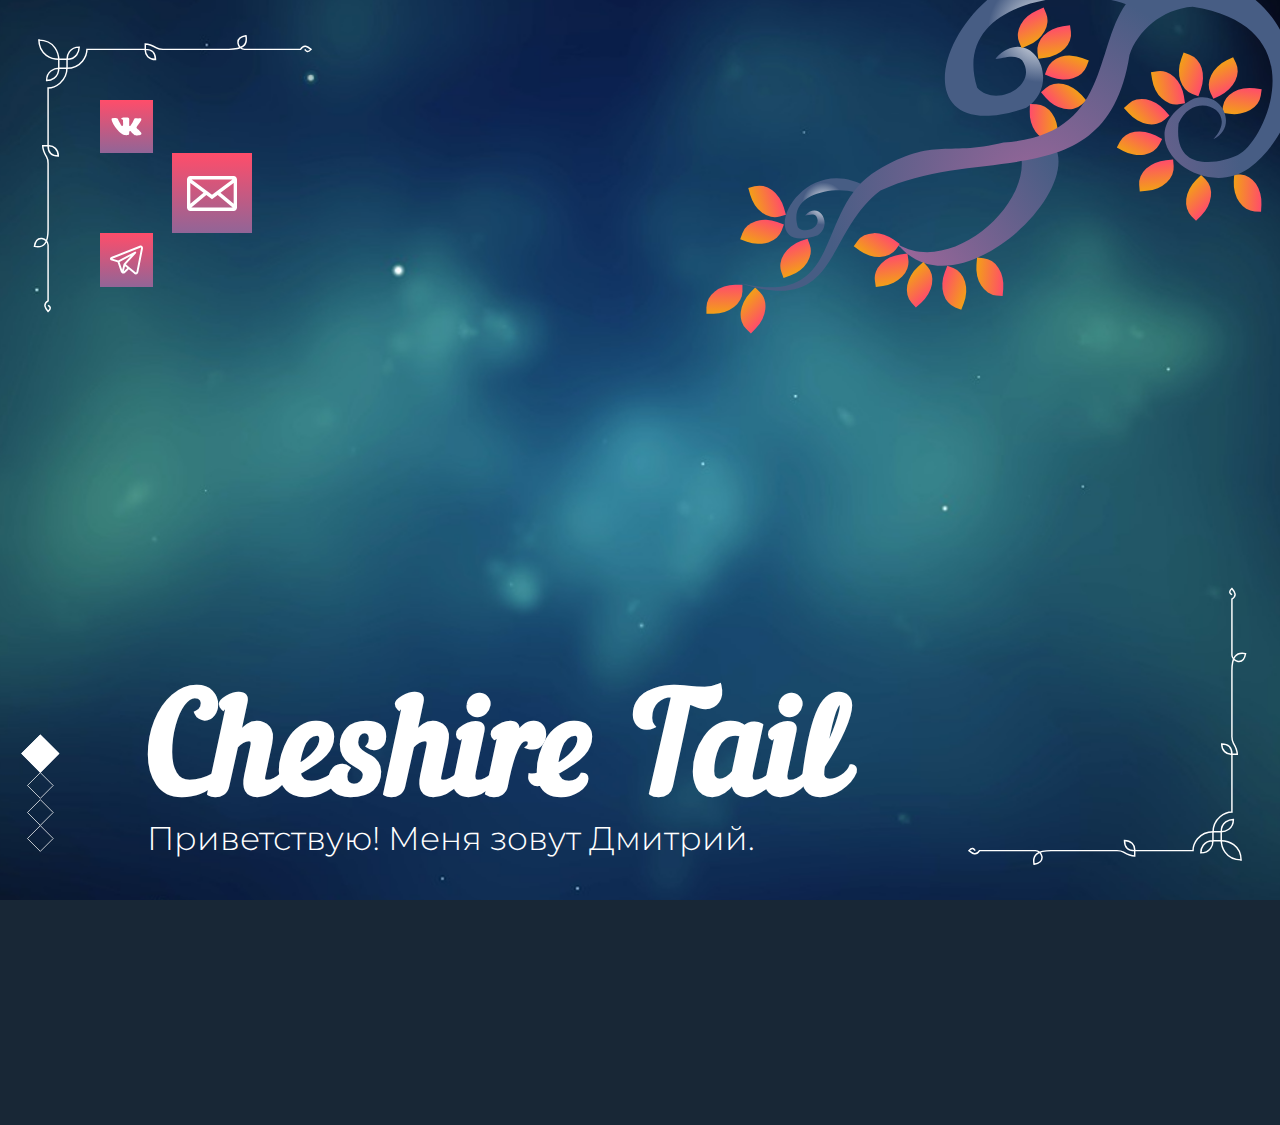
<file: index.html>
<!DOCTYPE html>
<html lang="ru">
	<head>
		<title>Портфолио верстальщика "Cheshire tail"</title>
		<meta name="description" content="Портфолио Cheshire Tail">
		<meta charset="utf-8">
		<meta property="og:title" content="Cheshire Tail"/>
		<meta property="og:description" content="Портфолио верстальщика Cheshire Tail. Буду рад сотрудничеству!"/>
		<meta property="og:image" content="http://cheshiretail.github.io/img/cheshiretail.github.io.png"/>
		<meta name="viewport" content="width=device-width, user-scalable=no, initial-scale=1.0, maximum-scale=1.0, minimum-scale=1.0">
		<link rel="preconnect" href="https://fonts.googleapis.com">
		<link rel="preconnect" href="https://fonts.gstatic.com" crossorigin>
		<link href="https://fonts.googleapis.com/css2?family=Montserrat:ital,wght@1,300;1,400&display=swap" rel="stylesheet">
		<link rel="stylesheet" href="css/style.css">
	</head>

	<body>

		<div class="background-overlay" id="js--background-overlay"></div>

		<nav class="nav">
			<ul class="nav__list">
				<li class="nav__item active">
					<button class="nav__button active"><span class="nav__button-text"></span></button>
				</li>
				<li class="nav__item">
					<button class="nav__button"><span class="nav__button-text"></span></button>
				</li>
				<li class="nav__item">
					<button class="nav__button"><span class="nav__button-text"></span></button>
				</li>
				<li class="nav__item">
					<button class="nav__button"><span class="nav__button-text"></span></button>
				</li>
			</ul>
		</nav>
		<div class="corners"></div>

		<div class="sections__wrapper" id="js--sections__wrapper">
			
			<section class="intro active">
				<div class="intro__container container">
					<ul class="intro__list">
						<li class="intro__item">
							<a class="intro__link" href="https://vk.com/posad92" target="_blank">
								<div class="intro__icon-container intro__icon-container1">
									<img class="intro__icon" src="img/icon-vk.svg" alt="icon email" width="45">
								</div>
								<span class="intro__link-text intro__link-text1">vk.com/posad92</span>
							</a>
						</li>
						<li class="intro__item">
							<a class="intro__link" href="mailto:cheshiretail@mail.ru" target="_blank">
								<div class="intro__icon-container intro__icon-container2">
									<img class="intro__icon" src="img/icon-email.svg" alt="icon email" width="35">
								</div>
								<span class="intro__link-text intro__link-text2">cheshiretail@mail.ru</span>
							</a>
						</li>
						<li class="intro__item">
							<a class="intro__link" href="https://t.me/Cheshiretail" target="_blank">
								<div class="intro__icon-container intro__icon-container3">
									<img class="intro__icon" src="img/icon-telegram.svg" alt="icon telegram" width="35">
								</div>
								<span class="intro__link-text intro__link-text3">@Cheshiretail</span>
							</a>
						</li>
					</ul>
					<h1 class="intro__title">Cheshire Tail</h1>
					<p class="intro__descr">Приветствую! <br class="intro__br">Меня зовут Дмитрий.</p>
				</div>

				<div class="tree">
					<ul class="tree__branch2">
						<li class="tree__leaf"></li>
						<li class="tree__leaf"></li>
						<li class="tree__leaf"></li>
						<li class="tree__leaf"></li>
						<li class="tree__leaf"></li>
					</ul>
					<ul class="tree__branch3">
						<li class="tree__leaf"></li>
						<li class="tree__leaf"></li>
						<li class="tree__leaf"></li>
						<li class="tree__leaf"></li>
						<li class="tree__leaf"></li>
					</ul>
					<ul class="tree__branch4">
						<li class="tree__leaf"></li>
						<li class="tree__leaf"></li>
						<li class="tree__leaf"></li>
					</ul>
					<ul class="tree__branch5">
						<li class="tree__leaf"></li>
						<li class="tree__leaf"></li>
						<li class="tree__leaf"></li>
						<li class="tree__leaf"></li>
						<li class="tree__leaf"></li>
						<li class="tree__leaf"></li>
						<li class="tree__leaf"></li>
						<li class="tree__leaf"></li>
						<li class="tree__leaf"></li>
						<li class="tree__leaf"></li>
						<li class="tree__leaf"></li>
					</ul>
					<ul class="tree__main"></ul>
				</div>	
			</section>

			<section class="about">
				<div class="container container--about">
					<h2 class="about__title section__title">авыки</h2>
					<ul class="about__main-list">
						<li class="about__main-item about__main-item--html5">-Html5-</li>
						<li class="about__main-item about__main-item--css3">-Css3-</li>
						<li class="about__main-item about__main-item--js">-JScript-</li>
					</ul>
					<ul class="about__list">
						<li class="about__item icon-responsive">
							<h3 class="about__item-title">Технологии</h3>
							<p class="about__item-descr">Методология БЭМ, Препроцессоры Sass и Less, Npm, Webpack, Vue.js</p>
						</li>				
						<li class="about__item icon-figma-ps">
							<h3 class="about__item-title">Figma & Photoshop</h3>
							<p class="about__item-descr">Вёрстка готовых макетов из популярных программ для дизайнеров и веб-разработчиков -  Figma и PS.</p>
						</li>
						<li class="about__item icon-adaptive">
							<h3 class="about__item-title ">Адаптивная вёрстка</h3>
							<p class="about__item-descr">Вёрстка, при которой готовый веб-сайт способен перестраиваться под размер и ориентацию любого девайса.</p>
						</li>
						<li class="about__item icon-retina">
							<h3 class="about__item-title">Резиновая вёрстка</h3>
							<p class="about__item-descr">Размеры компонентов веб-страниц тянутся под разрешение монитора пользователя.</p>
						</li>
						<li class="about__item icon-responsive">
							<h3 class="about__item-title">Отзывчивая вёрстка</h3>
							<p class="about__item-descr">Компоненты веб-страниц плавно адаптируются и подстраиваются под любые разрешения всех девайсов.</p>
						</li>
						<li class="about__item icon-cross">
							<h3 class="about__item-title">Кроссбраузерность</h3>
							<p class="about__item-descr">Работа и отображение веб-страницы максимально одинаковы во всех популярных браузерах.</p>
						</li>
						<li class="about__item icon-pp">
							<h3 class="about__item-title">Pixel perfect</h3>
							<p class="about__item-descr">Вёрстка, максимально точно совпадающая с оригинальным Figma или PSD макетом пиксель в пиксель.</p>
						</li>
						<li class="about__item icon-mobile1st">
							<h3 class="about__item-title">Mobile first</h3>
							<p class="about__item-descr">Подход к вёрстке, когда она сначала делается для смартфона, а потом для всего остального.</p>
						</li>
						<li class="about__item icon-degragation">
							<h3 class="about__item-title">Graceful degradation</h3>
							<p class="about__item-descr">Принцип сохранения работоспособности веб-страницы при потере части функциональности.</p>
						</li>

					</ul>
					<button class="about__btnLeft button-left" id="about__btnLeft"></button>
					<button class="about__btnRight button-right" id="about__btnRight"></button>
				</div>
				<ul class="indicator" id="about__indicator"></ul>
			</section>

			<section class="portfolio">
				<div class="container container--portfolio">
					<h2 class="portfolio__title section__title section__title--port">аботы</h2>
					<ul class="portfolio__list">
						<li class="portfolio__item">
							<a href="https://info.tplanets.games/" class="portfolio__link" target="_blank">
								<picture>
									<source srcset="img/pages/tplanets.avif" type="image/avif">
									<img src="img/pages/tplanets.png" alt="сайт info.tplanets.games" class="portfolio__img">
								</picture>
								<p class="portfolio__descr">tplanets.games</p>
							</a>
						</li>

						<li class="portfolio__item">
							<a href="http://inlostcity.com" class="portfolio__link" target="_blank">
								<picture>
									<source srcset="img/pages/inlostcity.avif" type="image/avif">
									<img src="img/pages/inlostcity.png" alt="сайт inlostcity" class="portfolio__img">
								</picture>
								<p class="portfolio__descr">Inlostcity</p>
							</a>
						</li>

						<!-- <li class="portfolio__item">
							<a href="http://potolok48ok.ru" class="portfolio__link" target="_blank">
								<picture>
									<source srcset="img/pages/potolok48ok.webp" type="image/webp">
									<img src="img/pages/potolok48ok.png" alt="сайт Potolok48ok" class="portfolio__img">
								</picture>
								<p class="portfolio__descr">Potolok48ok</p>
							</a>
						</li> -->

						<li class="portfolio__item">
							<a href="http://timetotalk.ru" class="portfolio__link" target="_blank">
								<picture>
									<source srcset="img/pages/timetotalk.webp" type="image/webp">
									<img src="img/pages/timetotalk.png" alt="сайт Time to talk" class="portfolio__img">
								</picture>
								<p class="portfolio__descr">Time to talk</p>
							</a>
						</li>

						<!-- <li class="portfolio__item">
							<a href="http://geparlys.xusnut.ru" class="portfolio__link" target="_blank">
								<picture>
									<source srcset="img/pages/geparlys.webp" type="image/webp">
									<img src="img/pages/geparlys.png" alt="сайт geparlys" class="portfolio__img">
								</picture>
								<p class="portfolio__descr">Geparlys</p>
							</a>
							<a href="http://specialview.ru" class="portfolio__authorLink">разработано студией "SpecialView" </a>
						</li> -->

						<li class="portfolio__item">
							<a href="https://htmark.com/" class="portfolio__link" target="_blank">
								<picture>
									<source srcset="img/pages/hitechmark.webp" type="image/webp">
									<img src="img/pages/hitechmark.png" alt="сайт hitechmark" class="portfolio__img">
								</picture>
								<p class="portfolio__descr">Hitechmark</p>
							</a>
							<a href="http://specialview.ru" class="portfolio__authorLink">разработано студией "SpecialView" </a>
						</li>

						<!-- <li class="portfolio__item">
							<a href="http://roliksystem.ru/" class="portfolio__link" target="_blank">
								<picture>
									<source srcset="img/pages/roliksystem.webp" type="image/webp">
									<img src="img/pages/roliksystem.png" alt="сайт Rolik" class="portfolio__img">
								</picture>
								<p class="portfolio__descr">Rolik</p>
							</a>
						</li> -->

						<!-- <li class="portfolio__item portfolio__item-dark">
							<a href="https://cascade.gg" class="portfolio__link" target="_blank">
								<picture>
									<source srcset="img/pages/cascade.webp" type="image/webp">
									<img src="img/pages/cascade.png" alt="сайт Cascade GG" class="portfolio__img">
								</picture>
								<p class="portfolio__descr">Cascade Esports</p>
							</a>
						</li> -->

						<!-- <li class="portfolio__item portfolio__item-dark">
							<a href="src/dragon/index.html" class="portfolio__link" target="_blank">
								<picture>
									<source srcset="img/pages/dragonmoney.webp" type="image/webp">
									<img src="img/pages/dragonmoney.png" alt="сайт Dragon Money" class="portfolio__img">
								</picture>
								<p class="portfolio__descr">Dragon Money</p>
							</a>
						</li> -->
					</ul>
					<button class="portfolio__btnLeft button-left" id="portfolio__btnLeft"></button>
					<button class="portfolio__btnRight button-right" id="portfolio__btnRight"></button>
				</div>
				<ul class="indicator" id="portfolio__indicator"></ul>
			</section>

			<section class="footer">
					<ul class="footer__list">
						<li class="footer__item">
							<a href="https://vk.com/posad92" class="footer__link" target="_blank">vk.com/posad92</a>
						</li>
						<li class="footer__item">
							<a href="mailto:cheshiretail@mail.ru" class="footer__link" target="_blank">cheshiretail@mail.ru</a>
						</li>
						<li class="footer__item">
							<a href="https://t.me/Cheshiretail" class="footer__link" target="_blank">@Cheshiretail</a>
						</li>
					</ul>
					<a class="footer__frpk" href='https://ru.freepik.com/vectors/tree'>Tree вектор создан upklyak - ru.freepik.com</a>
			</section>

		</div>


		<div class="leaf-fall">
			<ul class="tree__leaf-fall">
				<li class="tree__leaf"></li>
				<li class="tree__leaf"></li>
				<li class="tree__leaf"></li>
				<li class="tree__leaf"></li>
				<li class="tree__leaf"></li>
				<li class="tree__leaf"></li>
				<li class="tree__leaf"></li>
				<li class="tree__leaf"></li>
				<li class="tree__leaf"></li>
			</ul>
		</div>

	<script src="js/siteSlider.js"></script>
	</body>
</html>
</file>
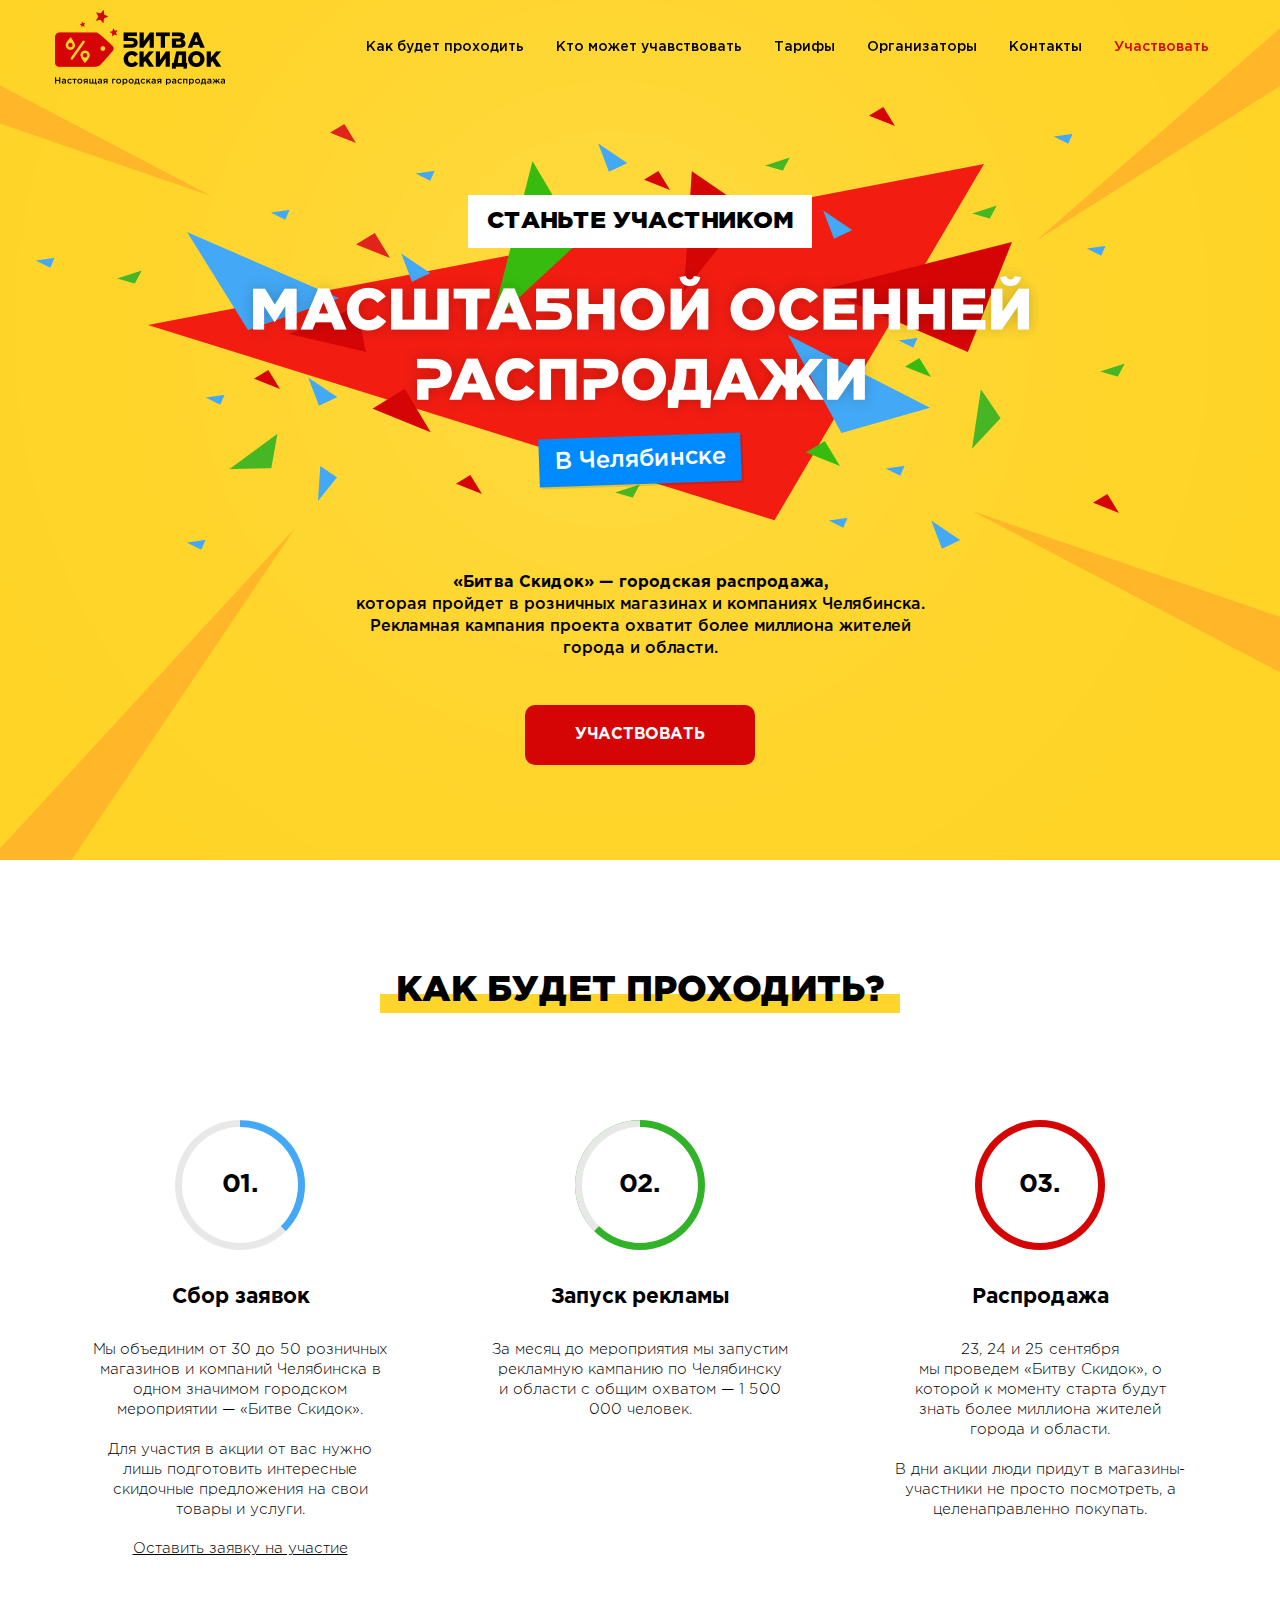
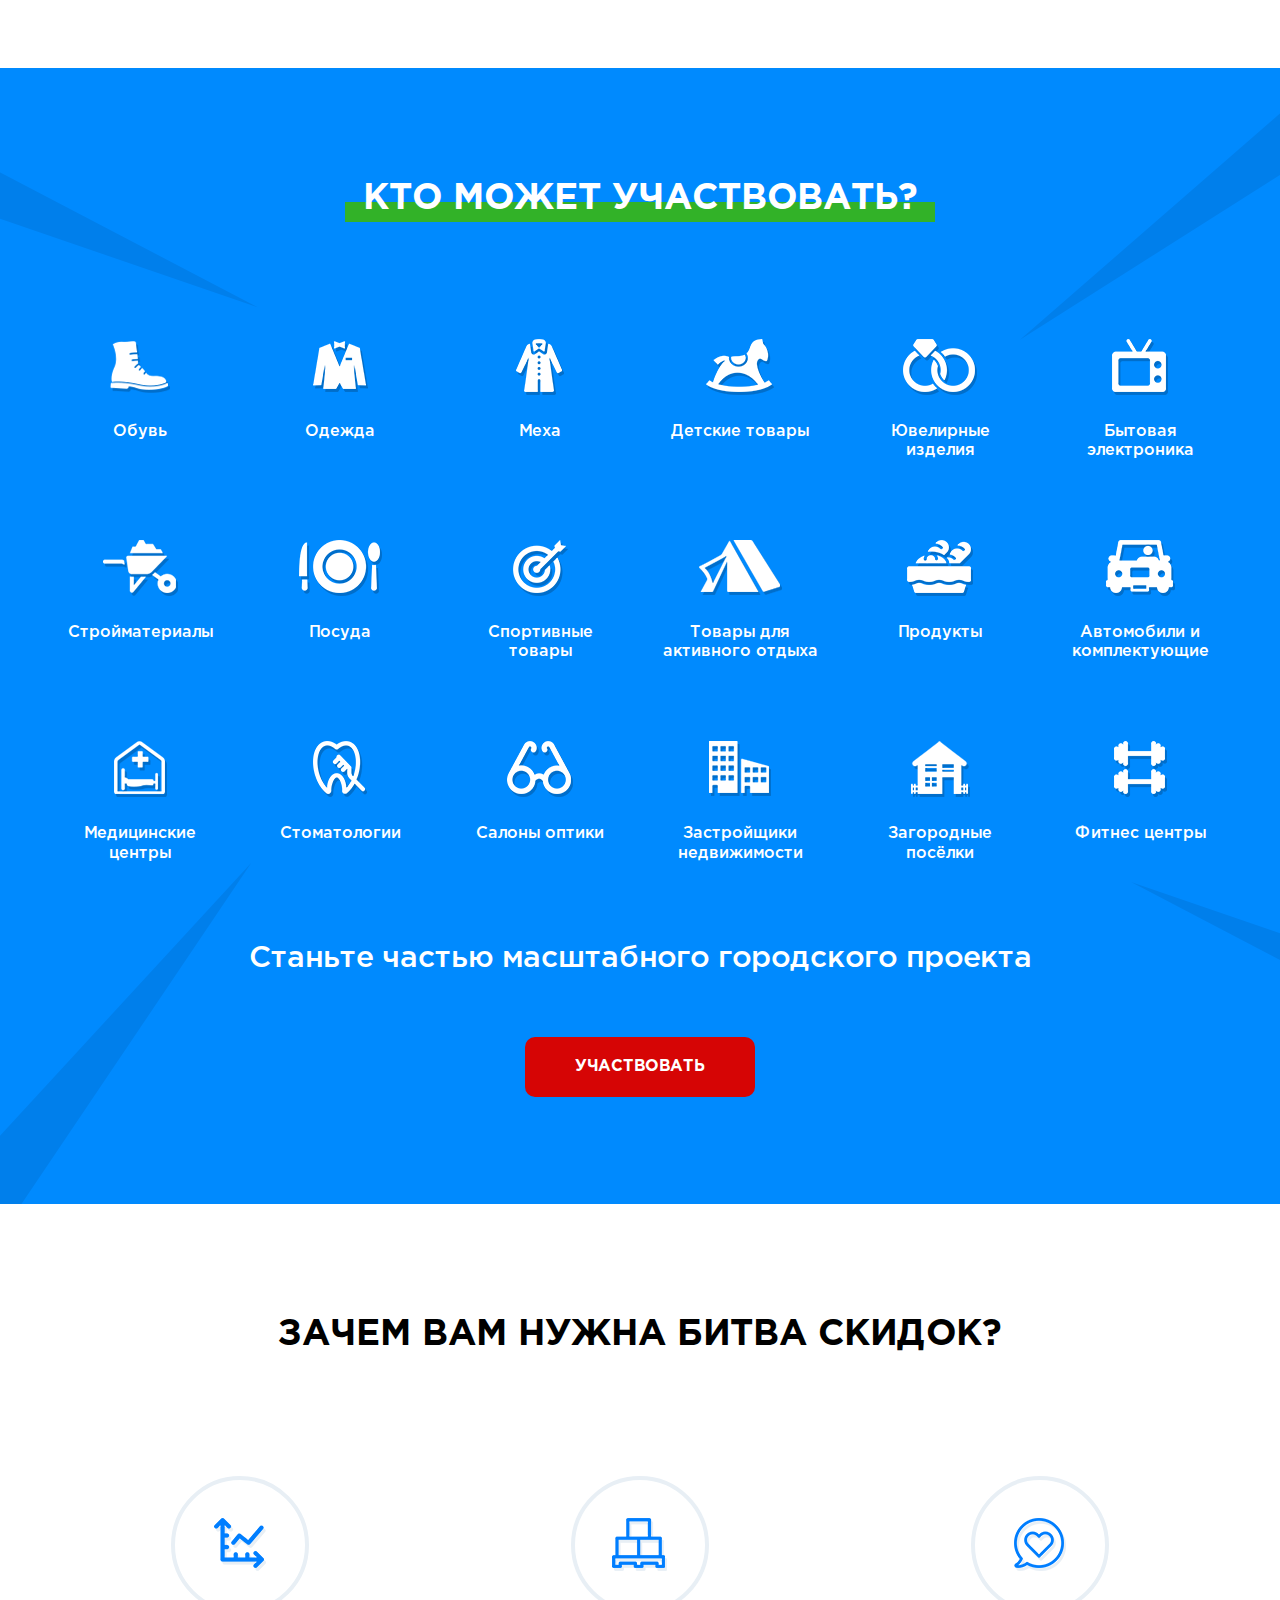
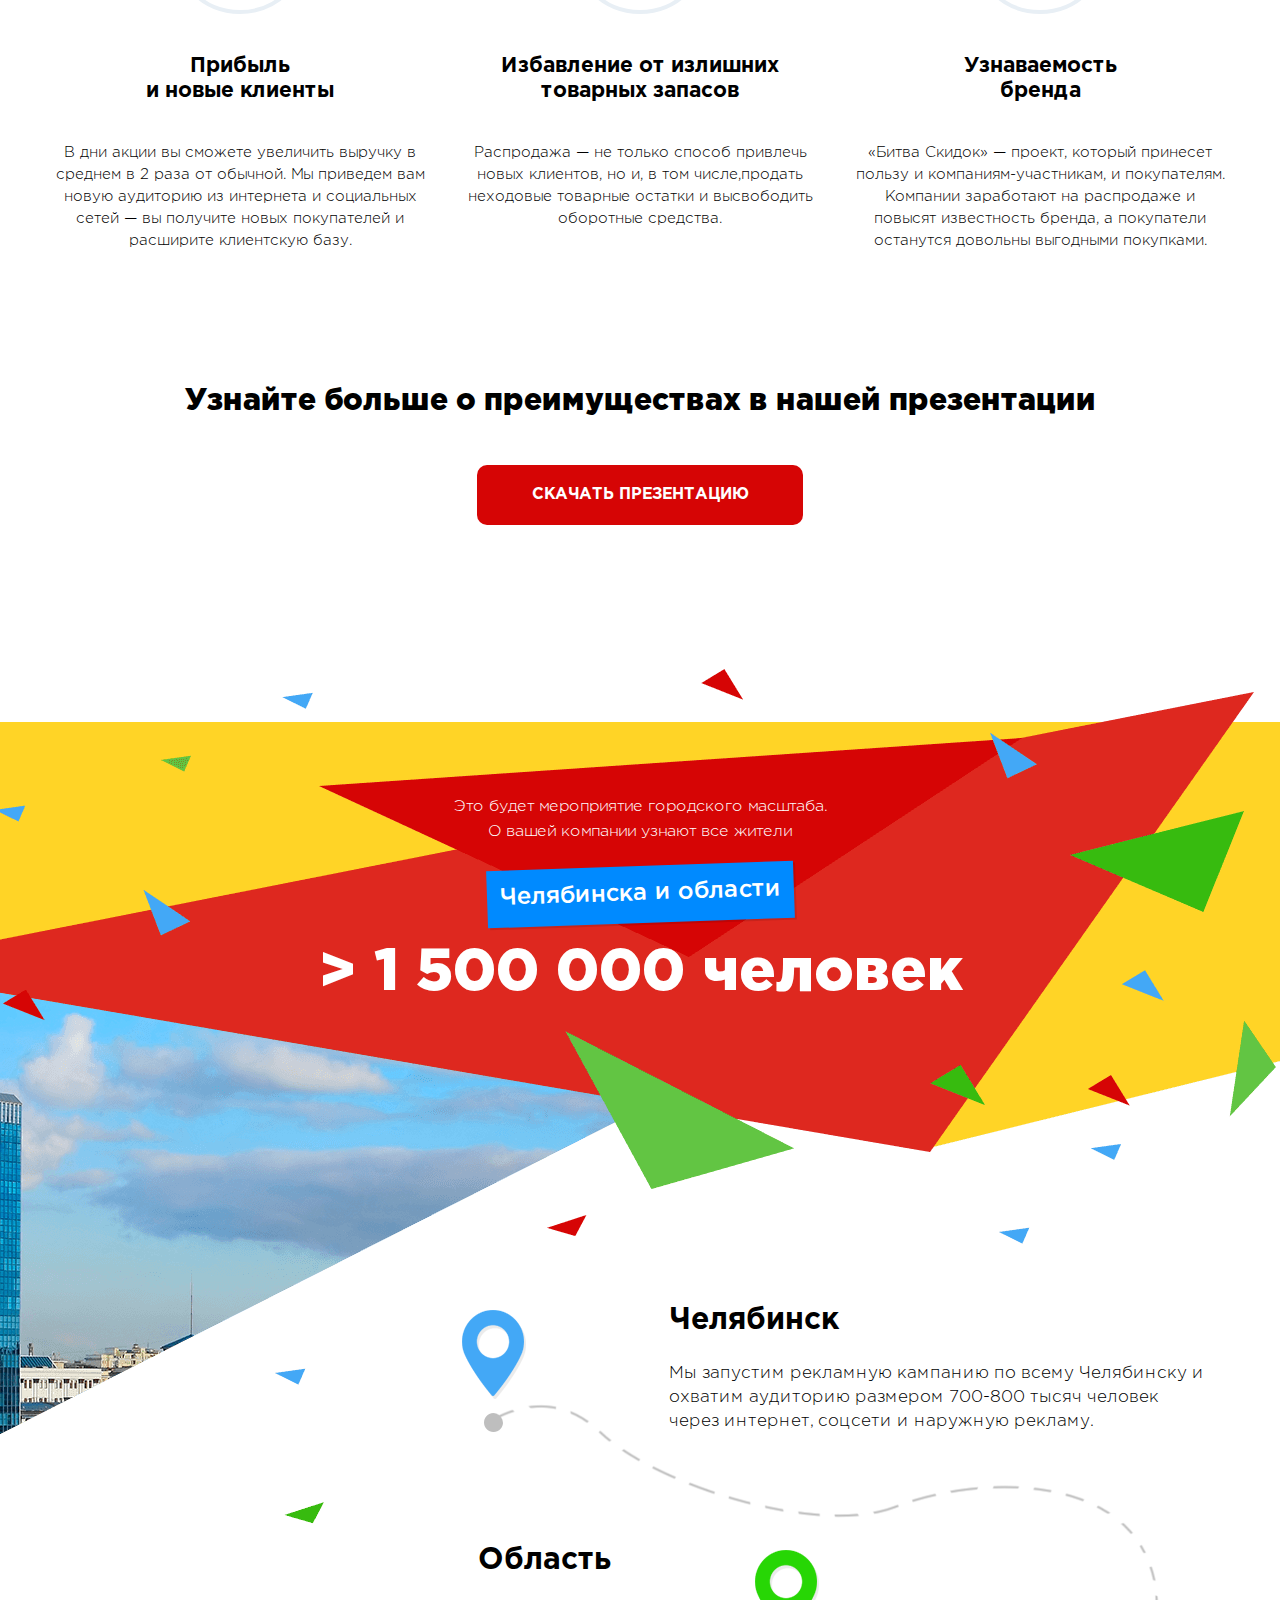
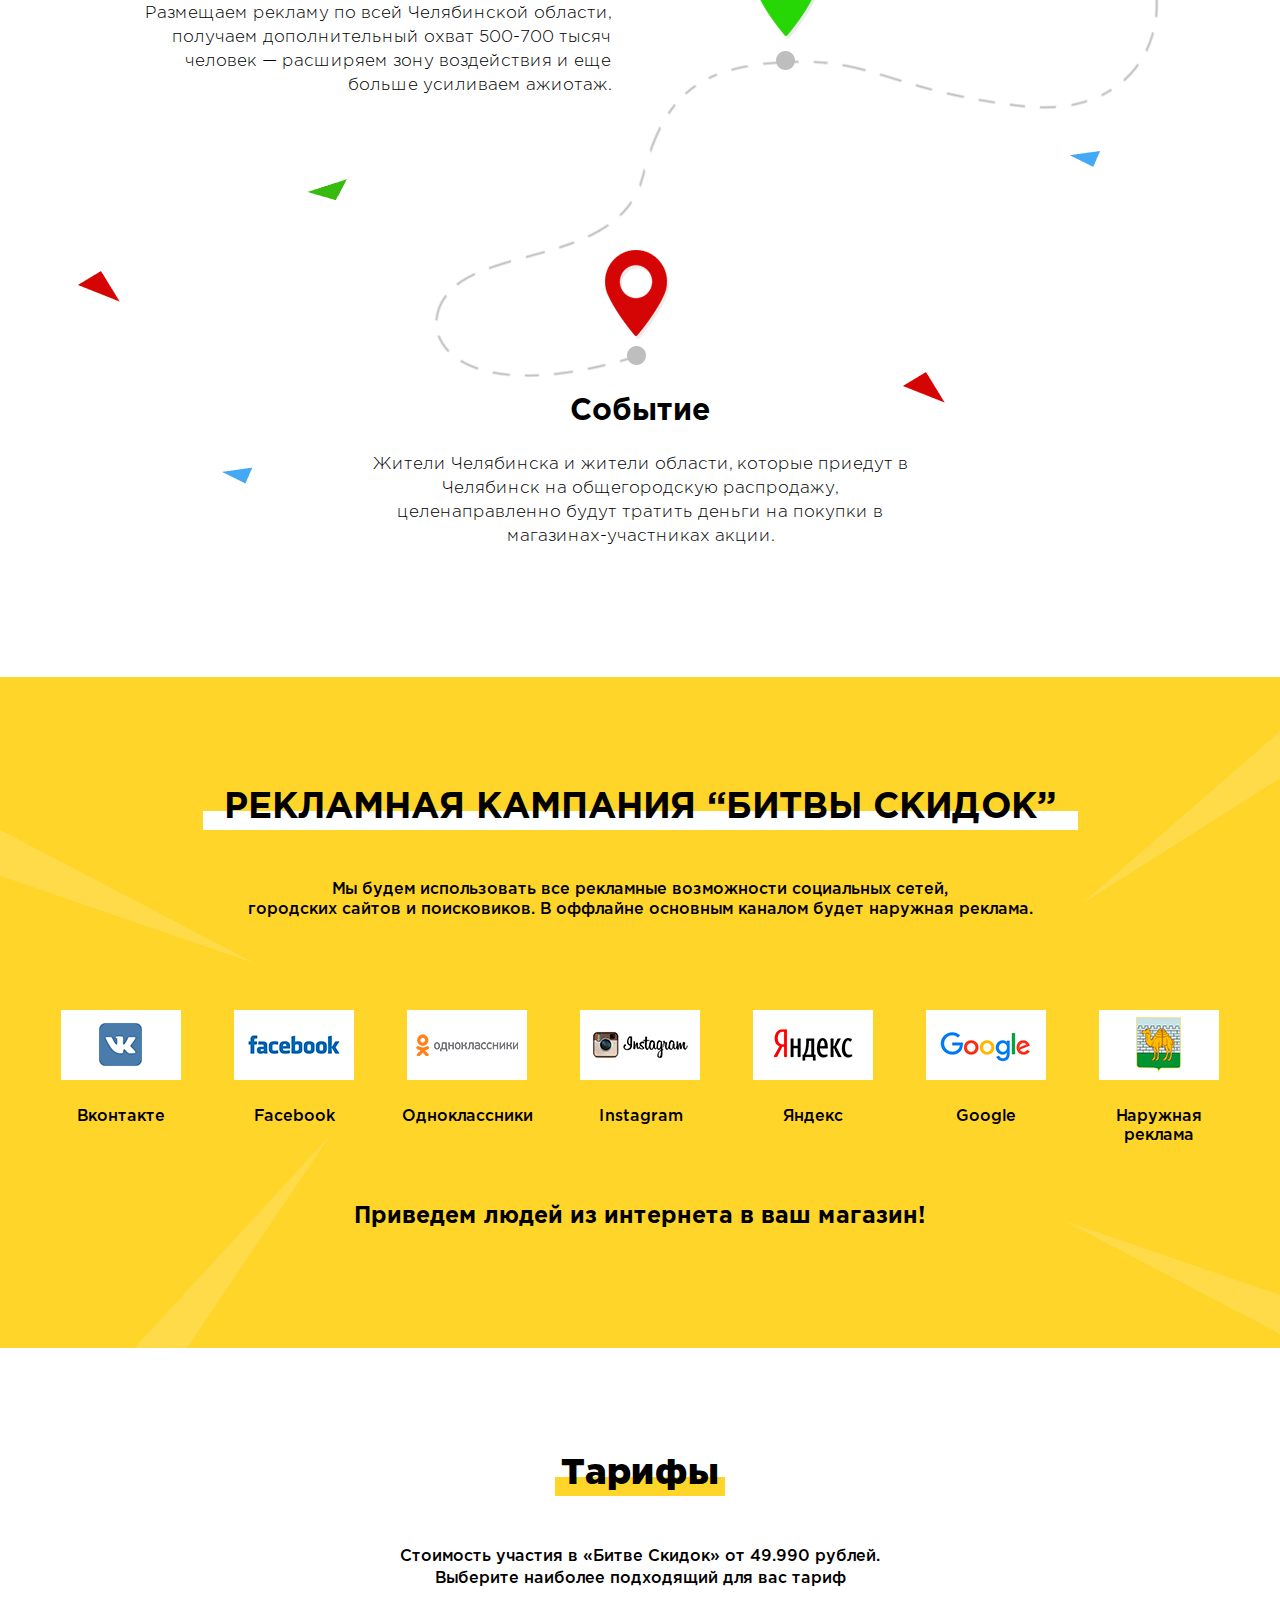
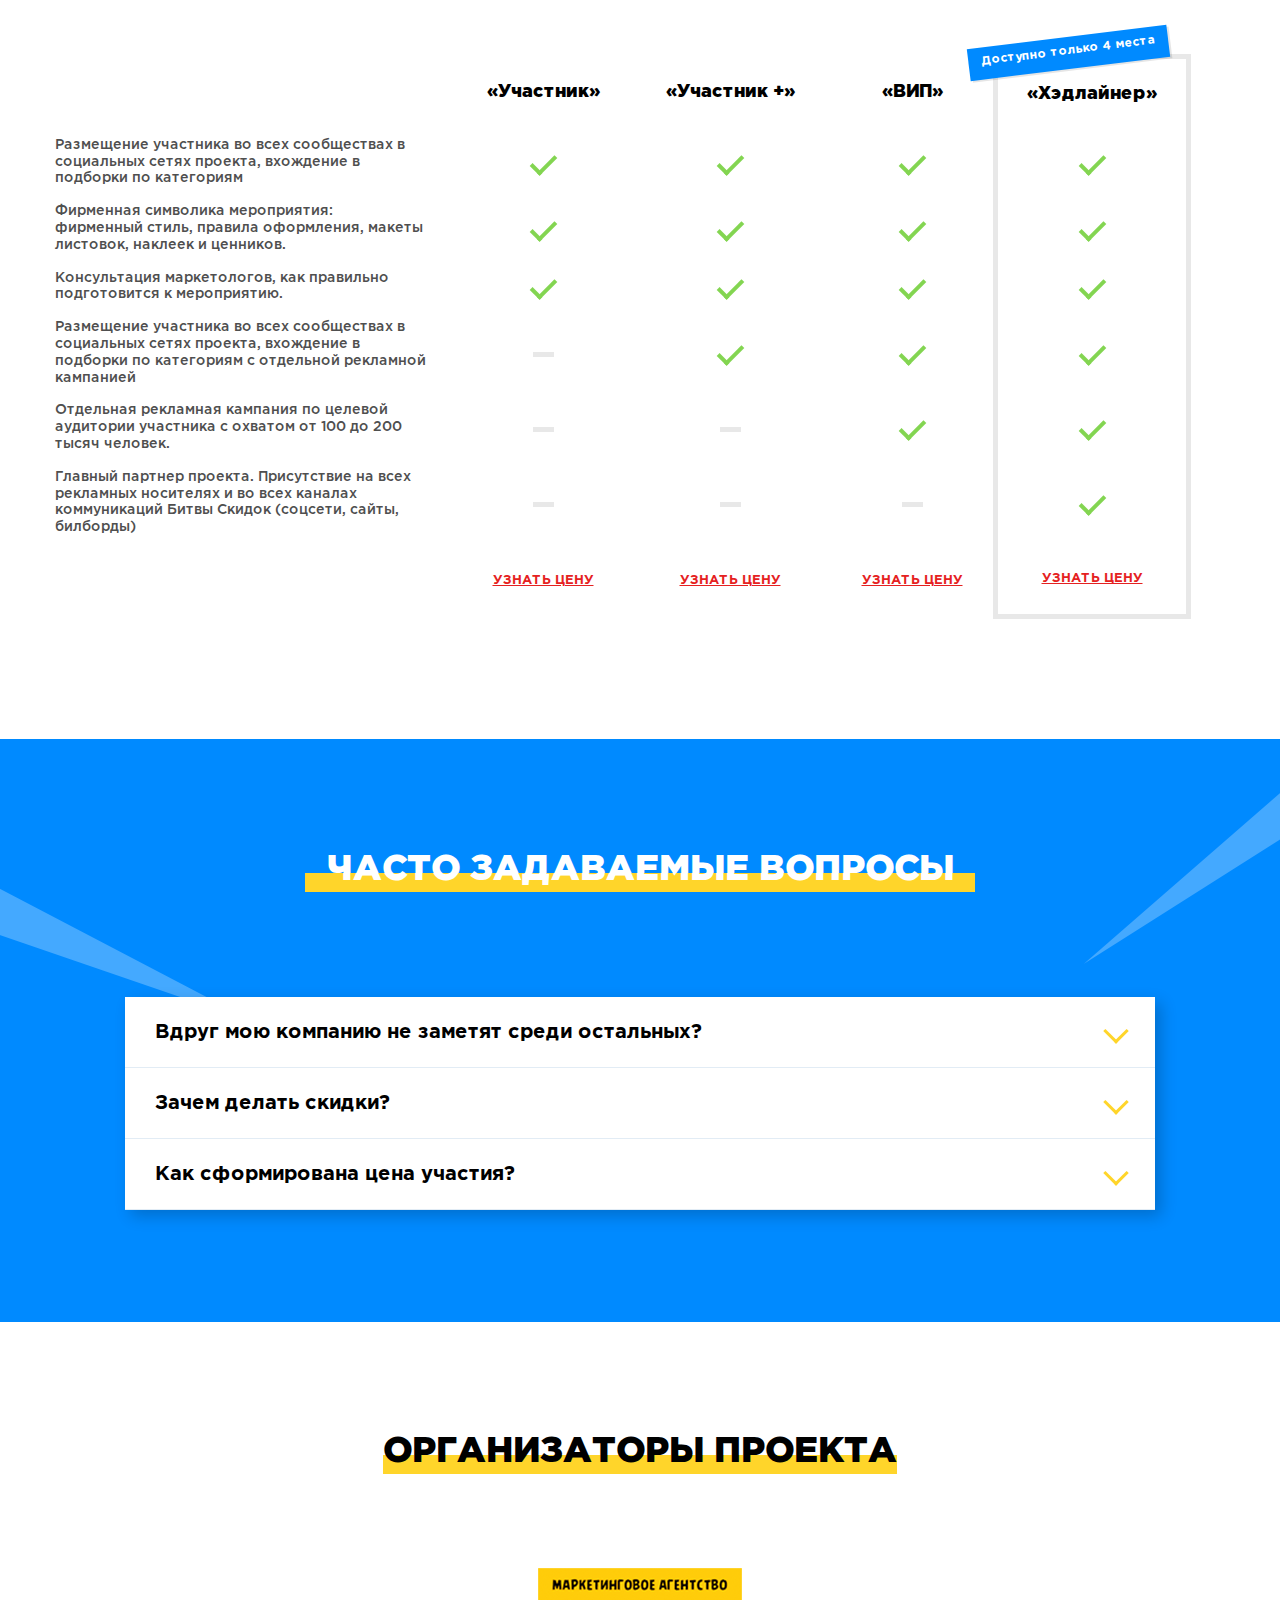
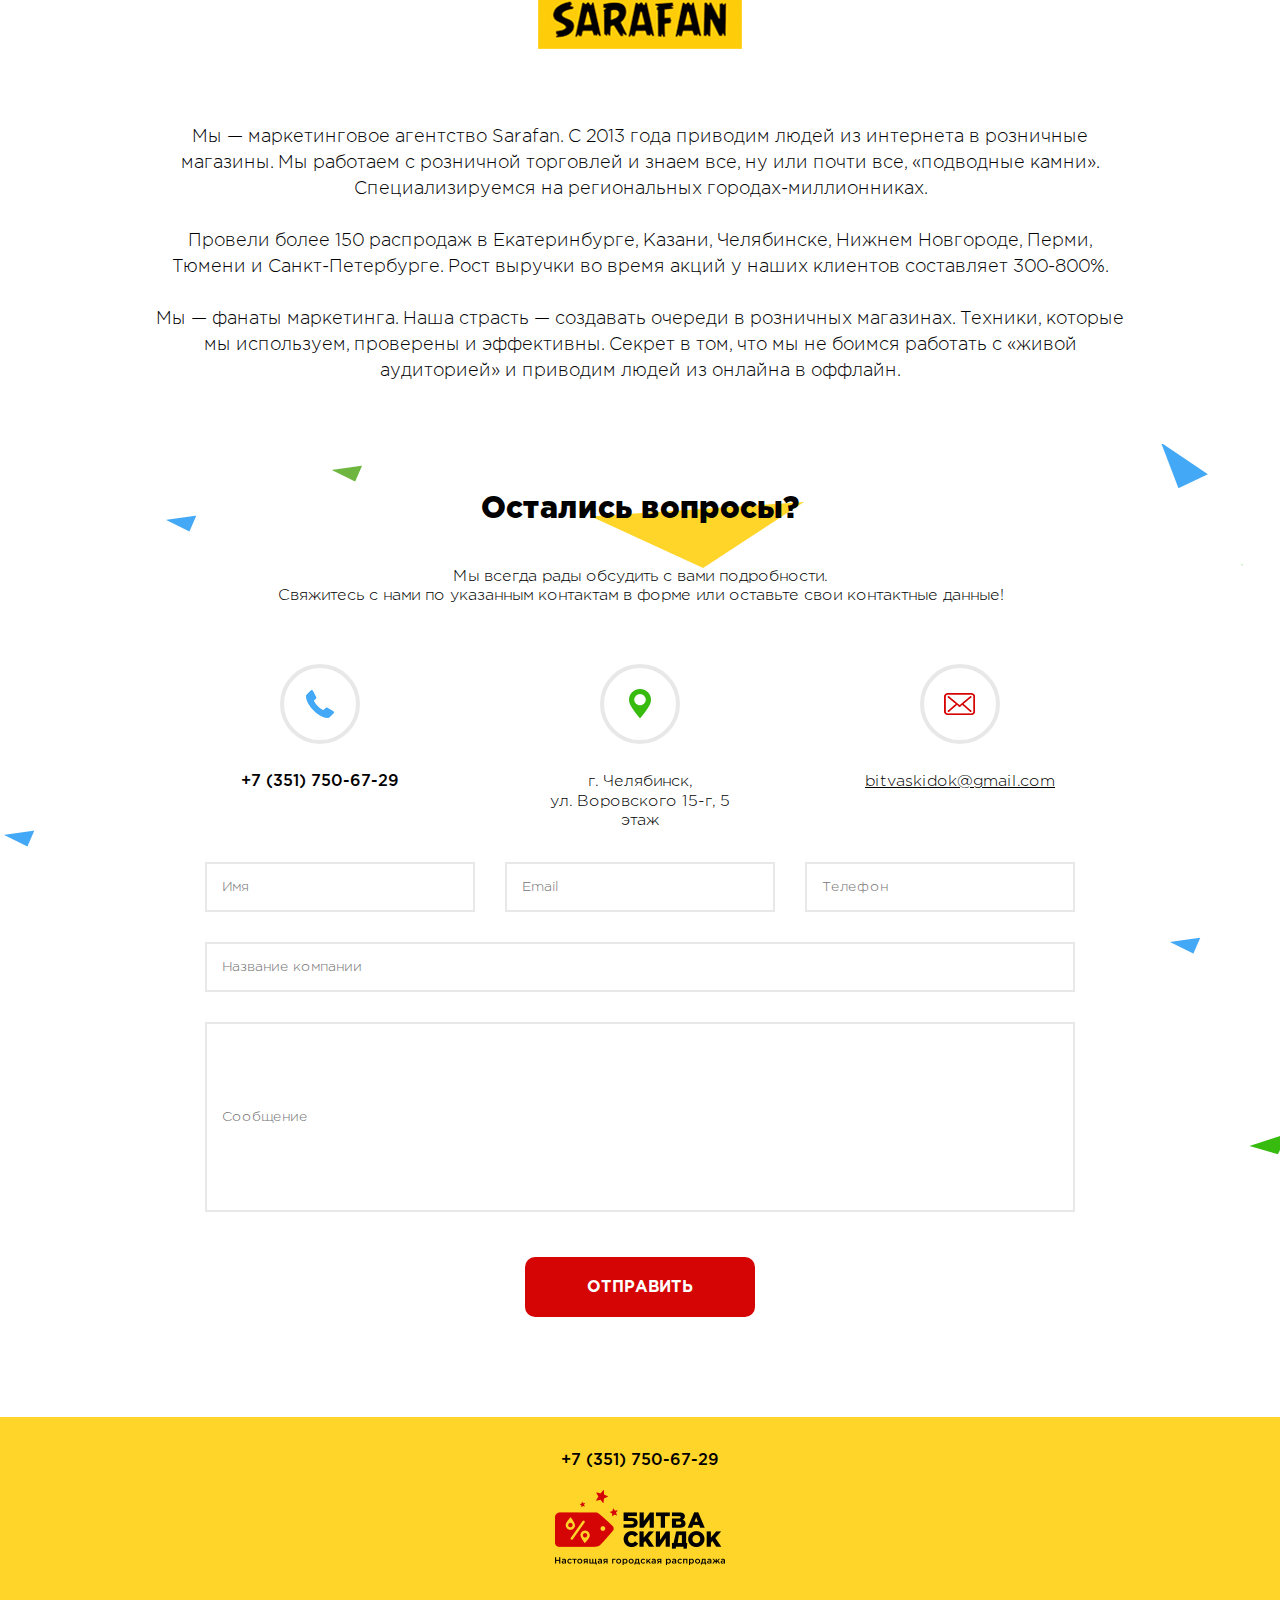
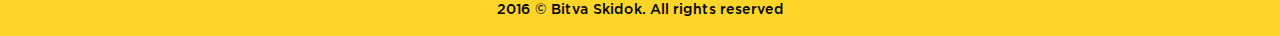
<file: src/bitva/index.html>
<!DOCTYPE html>
<html lang="ru">
	<head>
		<title>Битва Скидок!</title>
		<meta name="discription" content="Битва скидок!">
		<meta charset="utf-8">
		<meta name="viewport" content="width=device-width, initial-scale=1">
		<link rel="stylesheet" href="css/style.min.css">
	</head>

	<body>

		<header class="header">
			<div class="wrapper">
				<div class="header__container">
					<img class="header__logo" src="img/logo.png" alt="Logo">
					<ul class="header__nav main-nav">
						<li class="main-nav__item"><a class="main-nav__link" href="#">Как будет проходить</a></li>
						<li class="main-nav__item"><a class="main-nav__link" href="#">Кто может учавствовать</a></li>
						<li class="main-nav__item"><a class="main-nav__link" href="#">Тарифы</a></li>
						<li class="main-nav__item"><a class="main-nav__link" href="#">Организаторы</a></li>
						<li class="main-nav__item"><a class="main-nav__link" href="#">Контакты</a></li>
						<li class="main-nav__item"><a class="main-nav__link" href="#">Участвовать</a></li>
					</ul>
				</div>
			</div>
		</header>

		<section class="intro">
			<div class="wrapper intro__wrapper">
					<h2 class="intro__title">Станьте участником</h2>
					<h1 class="visually-hidden">Масштабной осенней распродажи</h1>
					<p class="intro__city city">В Челябинске</p>
					<p class="intro-text"><b>«Битва Скидок» — городская распродажа,</b><br>которая пройдет в розничных магазинах и компаниях Челябинска. Рекламная кампания проекта охватит более миллиона жителей города и области.</p>
				<a class="intro-btn button" href="#"><p class="button-txt">Участвовать</p></a>	
				</div>
			</div>
		</section>

		<section class="how">
			<div class="wrapper">
				<h2 class="how__title">Как будет проходить?</h2>
				<dl class="how__list">
					<div class="how__item">
						<dt class="how__item-title"><span class="how__numb how__numb1"></span>Сбор заявок</dt>
						<dd class="how__item-descr">
							<p class="how__text">Мы объединим от 30 до 50 розничных магазинов и компаний Челябинска в одном значимом городском мероприятии — «Битве Скидок».</p>
							<p class="how__text">Для участия в акции от вас нужно лишь подготовить интересные скидочные предложения на свои товары и услуги.</p>
							<a class="how__link" href="#">Оставить заявку на участие</a>
						</dd>
					</div>
					<div class="how__item">
						<dt class="how__item-title"><span class="how__numb how__numb2"></span>Запуск рекламы</dt>
						<dd class="how__item-descr">
							<p class="how__text">За месяц до мероприятия мы запустим рекламную кампанию по Челябинску и области с общим охватом — 1 500 000 человек.</p>
						</dd>
					</div>
					<div class="how__item">
						<dt class="how__item-title"><span class="how__numb how__numb3"></span>Распродажа</dt>
						<dd class="how__item-descr">
							<p class="how__text">23, 24 и 25 сентября<br> мы проведем «Битву Скидок», о которой к моменту старта будут знать более миллиона жителей города и области.</p>
							<p class="how__text">В дни акции люди придут в магазины-участники не просто посмотреть, а целенаправленно покупать. </p>
						</dd>
					</div>
				</dl>
			</div>
		</section>	

		<section class="category">
			<div class="wrapper">
				<h2 class="category__title">Кто может участвовать?</h2>
				<ul class="category__list">
					<li class="category__item category__shoes">Обувь</li>
					<li class="category__item category__clothes">Одежда</li>
					<li class="category__item category__fur">Меха</li>
					<li class="category__item category__children">Детские товары</li>
					<li class="category__item category__jewelry">Ювелирные изделия</li>
					<li class="category__item category__electronics">Бытовая электроника</li>
					<li class="category__item category__building-mat">Стройматериалы</li>
					<li class="category__item category__dishes">Посуда</li>
					<li class="category__item category__sport">Спортивные товары</li>
					<li class="category__item category__active">Товары для активного отдыха</li>
					<li class="category__item category__products">Продукты</li>
					<li class="category__item category__cars">Автомобили и комплектующие</li>
					<li class="category__item category__med-center">Медицинские центры</li>
					<li class="category__item category__dentistry">Стоматологии</li>
					<li class="category__item category__optical-store">Салоны оптики</li>
					<li class="category__item category__real-est-developers">Застройщики недвижимости</li>
					<li class="category__item category__rural-settlements">Загородные посёлки</li>
					<li class="category__item category__fitness-centre">Фитнес центры</li>
				</ul>
				<p class="category__text">Станьте частью масштабного городского проекта</p>
				<button class="category__btn button">Участвовать</button>
			</div>
		</section>	

		<section class="benefit">
			<div class="wrapper">
				<h2 class="benefit__title">Зачем вам нужна битва скидок?</h2>
				<dl class="benefit__list">
					<div class="benefit__item">
						<dt class="benefit__item-title benefit__line"><b>Прибыль<br>и новые клиенты</b></dt>
						<dd class="benefit__item-descr">В дни акции вы сможете увеличить выручку в среднем в 2 раза от обычной. Мы приведем вам новую аудиторию из интернета и социальных сетей — вы получите новых покупателей и расширите клиентскую базу. </dd>
					</div>
					<div class="benefit__item">
						<dt class="benefit__item-title benefit__boxes"><b>Избавление от излишних товарных запасов</b></dt>
						<dd class="benefit__item-descr">Распродажа — не только способ привлечь новых клиентов, но и, в том числе,продать неходовые товарные остатки и высвободить оборотные средства.</dd>
					</div>
					<div class="benefit__item">
						<dt class="benefit__item-title benefit__chat"><b>Узнаваемость<br>бренда</b></dt>
						<dd class="benefit__item-descr">«Битва Скидок» — проект, который принесет пользу и компаниям-участникам, и покупателям. Компании заработают на распродаже и повысят известность бренда, а покупатели останутся довольны выгодными покупками. </dd>
					</div>
				</dl>
				<p class="benefit__text">Узнайте больше о преимуществах в нашей презентации</p>
				<button class="benefit__btn button button--benef">Скачать презентацию</button>
			</div>
		</section>
	
		<section class="auditorium">
			<div class="wrapper"> 
				<h2 class="auditorium__title">Это будет мероприятие городского масштаба.<br> О вашей компании узнают все жители </h2>
				<p class="auditorium__city city city--auditorium">Челябинска и области</p>
				<p class="auditorium__people">&gt; 1 500 000 человек</p>
				<dl class="auditorium__list">
					<div class="auditorium__item auditorium__item1">
						<dt class="auditorium__item-title"><b>Челябинск</b></dt>
						<dd class="auditorium__item-descr">Мы запустим рекламную кампанию по всему Челябинску и охватим аудиторию размером 700-800 тысяч человек через интернет, соцсети и наружную рекламу.</dd>
					</div>
					<div class="auditorium__item auditorium__item2">
						<dt class="auditorium__item-title"><b>Область</b></dt>
						<dd class="auditorium__item-descr">Размещаем рекламу по всей Челябинской области, получаем дополнительный охват 500-700 тысяч человек  — расширяем зону воздействия и еще больше усиливаем ажиотаж. </dd>
					</div>
					<div class="auditorium__item auditorium__item3">
						<dt class="auditorium__item-title"><b>Событие</b></dt>
						<dd class="auditorium__item-descr">Жители Челябинска и жители области, которые приедут в Челябинск на общегородскую распродажу, целенаправленно будут тратить деньги на покупки в магазинах-участниках акции.</dd>
					</div>
				</dl>
			</div>
		</section>

		<section class="campaign">
			<div class="wrapper">
				<h2 class="campaign__title">Рекламная кампания “Битвы скидок”</h2>
				<p class="campaign__descr">Мы будем использовать все рекламные возможности социальных сетей, <br>городских сайтов и поисковиков. В оффлайне основным каналом будет наружная реклама.</p>
				<ul class="campaign__list">
					<li class="campaign__item campaign__vk">Вконтакте</li>
					<li class="campaign__item campaign__fb">Facebook</li>
					<li class="campaign__item campaign__ok">Одноклассники</li>
					<li class="campaign__item campaign__instagram">Instagram</li>
					<li class="campaign__item campaign__yandex">Яндекс</li>
					<li class="campaign__item campaign__google">Google</li>
					<li class="campaign__item campaign__board">Наружная<br> реклама</li>
				</ul>
				<p class="campaign__text">Приведем людей из интернета в ваш магазин!</p>
			</div>
		</section>

		<section class="rates">
			<div class="wrapper">
				<h2 class="rates__title">Тарифы</h2>
				<p class="rates__descr">Стоимость участия в «Битве Скидок» от 49.990 рублей.<br>Выберите наиболее подходящий для вас тариф</p>
				<table class="rates__table">
					<tr>
						<td></td>
						<td><b>«Участник»</b></td>
						<td><b>«Участник +»</b></td>
						<td><b>«ВИП»</b></td>
						<td><span class="rates__table-4places">Доступно только 4 места</span><b>«Хэдлайнер»</b></td>
					</tr>
					<tr>
						<td class="rates__table-text">Размещение участника во всех сообществах в социальных сетях проекта, вхождение в подборки по категориям</td>
						<td><span class="rates__table-checked">x</span></td>
						<td><span class="rates__table-checked">x</span></td>
						<td><span class="rates__table-checked">x</span></td>
						<td><span class="rates__table-checked">x</span></td>
					</tr>
					<tr>
						<td class="rates__table-text">Фирменная символика мероприятия:<br>фирменный стиль, правила оформления, макеты листовок, наклеек и ценников.</td>
						<td><span class="rates__table-checked">x</span></td>
						<td><span class="rates__table-checked">x</span></td>
						<td><span class="rates__table-checked">x</span></td>
						<td><span class="rates__table-checked">x</span></td>
					</tr>
					<tr>
						<td class="rates__table-text">Консультация маркетологов, как правильно подготовится к мероприятию.</td>
						<td><span class="rates__table-checked">x</span></td>
						<td><span class="rates__table-checked">x</span></td>
						<td><span class="rates__table-checked">x</span></td>
						<td><span class="rates__table-checked">x</span></td>
					</tr>
					<tr>
						<td class="rates__table-text">Размещение участника во всех сообществах в социальных сетях проекта, вхождение в подборки по категориям с отдельной рекламной кампанией</td>
						<td><span class="rates__table-none"></span></td>
						<td><span class="rates__table-checked">x</span></td>
						<td><span class="rates__table-checked">x</span></td>
						<td><span class="rates__table-checked">x</span></td>
					</tr>
					<tr>
						<td class="rates__table-text">Отдельная рекламная кампания по целевой аудитории участника с охватом от 100 до 200 тысяч человек.</td>
						<td><span class="rates__table-none"></span></td>
						<td><span class="rates__table-none"></span></td>
						<td><span class="rates__table-checked">x</span></td>
						<td><span class="rates__table-checked">x</span></td>
					</tr>
					<tr>
						<td class="rates__table-text">Главный партнер проекта.  Присутствие на всех рекламных носителях и во всех каналах коммуникаций Битвы Скидок (соцсети, сайты, билборды)</td>
						<td><span class="rates__table-none"></span></td>
						<td><span class="rates__table-none"></span></td>
						<td><span class="rates__table-none"></span></td>
						<td><span class="rates__table-checked">x</span></td>
					</tr>
					<tr>
						<td></td>
						<td class="rates__table-price">Узнать цену</td>
						<td class="rates__table-price">Узнать цену</td>
						<td class="rates__table-price">Узнать цену</td>
						<td class="rates__table-price">Узнать цену</td>
					</tr>				
				</table>
			</div>
		</section>

		<section class="questions">
			<div class="wrapper">
				<h2 class="questions__title">Часто задаваемые вопросы</h2>
				<dl class="questions__list">
					<dt class="questions__item-title js-q1"><b>Вдруг мою компанию не заметят среди остальных?</b><span class="questions__arrow js-arrow1"></span></dt>
					<dd class="questions__item-descr js-descr1 visually-hidden">Мы проведем рекламную кампанию с охватом в десятки раз больше, чем вы можете запустить сами. Чем больше участников в «Битве скидок», тем больше общий охват аудитории. </dd>
					<dt class="questions__item-title js-q2"><b>Зачем делать скидки?</b><span class="questions__arrow js-arrow2"></span></dt>
					<dd class="questions__item-descr js-descr2 visually-hidden">К большому сожалению без них никто не придёт покупать вашу продукцию.</dd>
					<dt class="questions__item-title js-q3"><b>Как сформирована цена участия?</b><span class="questions__arrow js-arrow3"></span></dt>
					<dd class="questions__item-descr js-descr3 visually-hidden">Самые большие затраты с нашей стороны идут сторожу Петровичу на водку. К сожалению без него не обойтись, ведь он лучший борец с кудяпликами, варварски покушающихся на вашу продукцию.</dd>
				</dl>
			</div>
		</section>

		<section class="organizers">
			<div class="wrapper">
				<div class="organizers__title-block"><h2 class="organizers__title">Организаторы проекта</h2></div>
				<img class="organizers__img" src="img/sarafan.png" width="204" height="81">
				<p class="organizers__descr">Мы — маркетинговое агентство Sarafan. С 2013 года приводим людей из интернета в розничные магазины. Мы работаем с розничной торговлей и знаем все, ну или почти все, «подводные камни». Специализируемся на региональных городах-миллионниках.</p>
				<p class="organizers__descr">Провели более 150 распродаж в Екатеринбурге, Казани, Челябинске, Нижнем Новгороде, Перми, Тюмени и Санкт-Петербурге. Рост выручки во время акций у наших клиентов составляет 300-800%. </p>
				<p class="organizers__descr">Мы — фанаты маркетинга. Наша страсть — создавать очереди в розничных магазинах. Техники, которые мы используем, проверены и эффективны. Секрет в том, что мы не боимся работать с «живой аудиторией» и приводим людей из онлайна в оффлайн.</p>
			</div>
		</section>

		<section class="form">
			<div class="wrapper">
				<h2 class="form__title">Остались вопросы?</h2>
				<p class="form__descr">Мы всегда рады обсудить с вами подробности. <br> Свяжитесь с нами по указанным контактам в форме или оставьте свои контактные данные!</p>
				<ul class="form__list">
					<li class="form__item form__tel">+7 (351) 750-67-29</li>
					<li class="form__item form__adress">	г. Челябинск, <br>ул. Воровского 15-г, 5 этаж</li>
					<li class="form__item form__mail">bitvaskidok@gmail.com</li>
				</ul>
				<form class="form__form">
					<input type="text" name="user" placeholder="Имя">	
					<input type="text" name="email" placeholder="Email">
					<input type="text" name="tel" placeholder="Телефон">
					<input type="text" name="company-name" placeholder="Название компании">
					<input type="textarea" name="user-massage" placeholder="Сообщение" rows="20">
					<button class="form__btn button" type="submit">Отправить</button>
				</form>
			</div>
		</section>

		<footer class="footer">
			<div class="wrapper">
				<p class="footer__tel">+7 (351) 750-67-29</p>
				<img class="footer__logo" src="img/logo.png" alt="Logo">
				<p class="footer__rights">2016 © Bitva Skidok. All rights reserved</p>
			</div>
		</footer>

		<script src="js/arrow.js"></script>
	</body> 
</html>
</file>
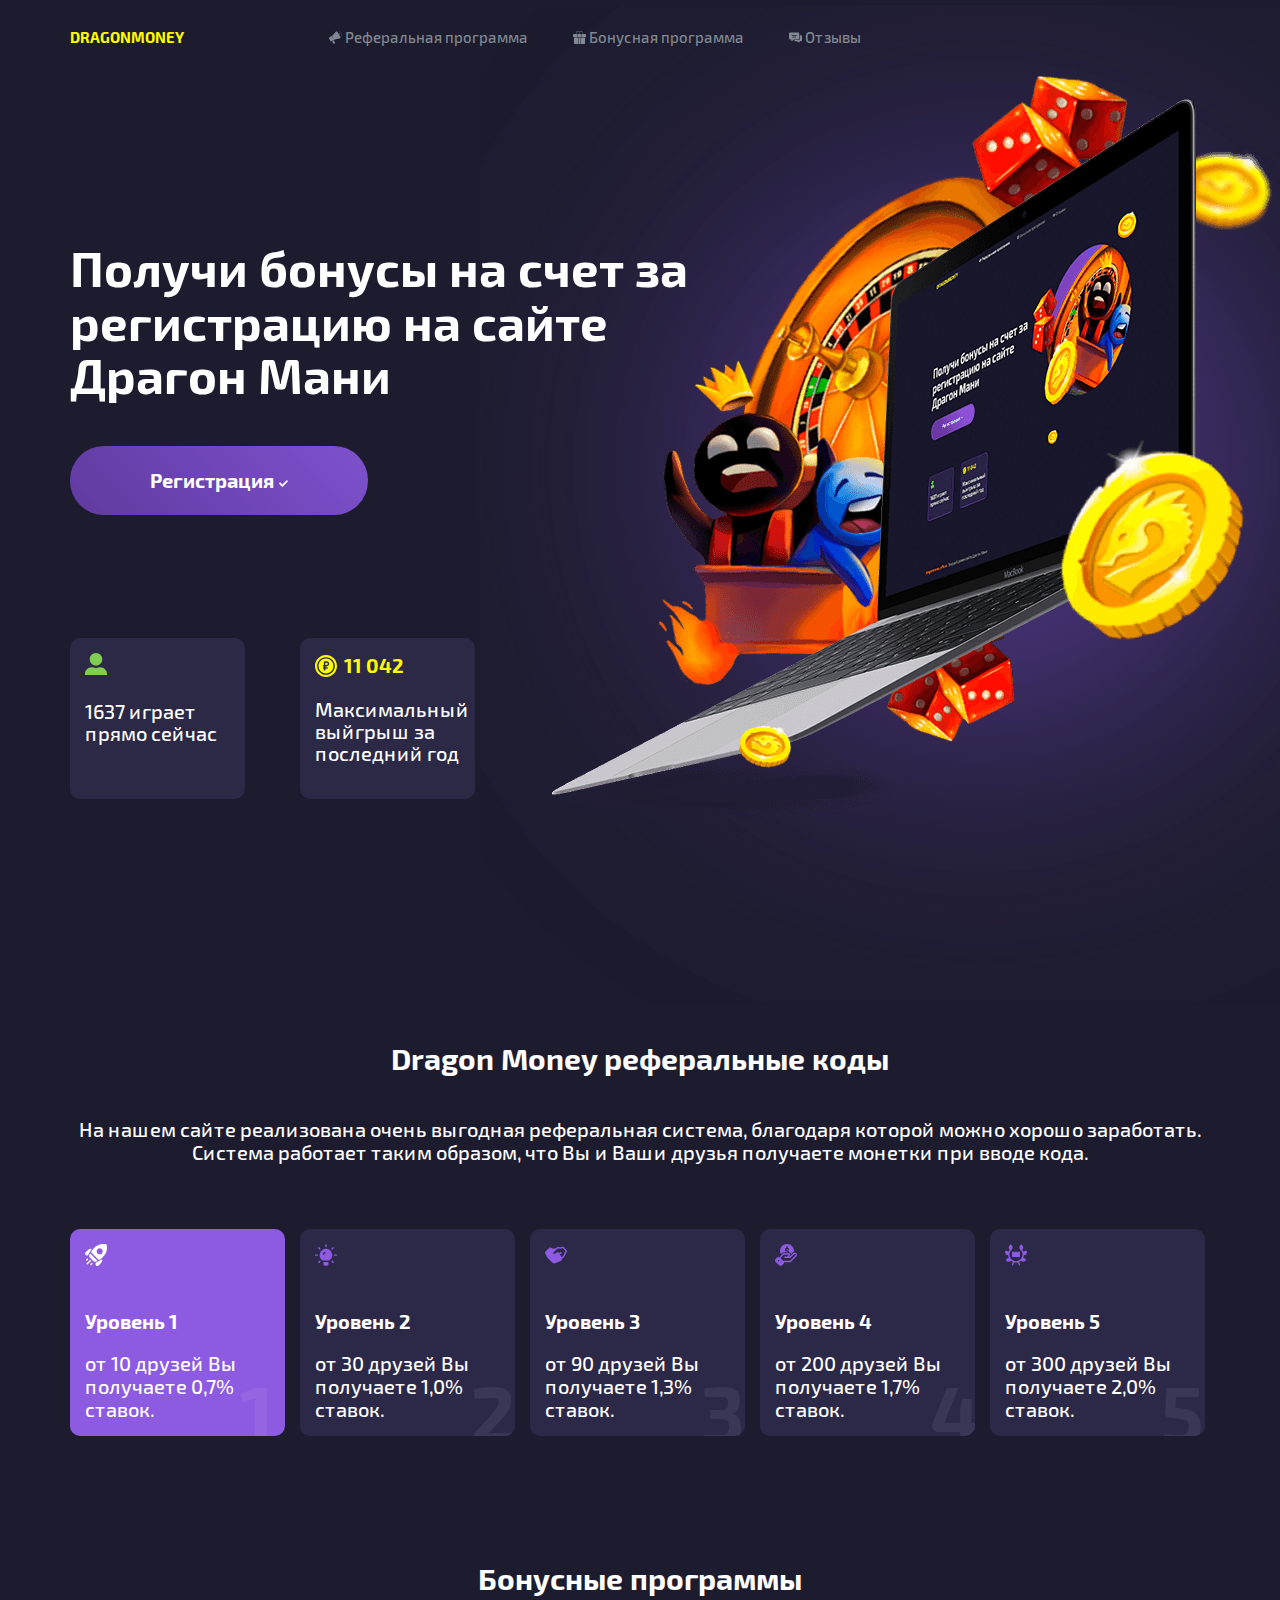
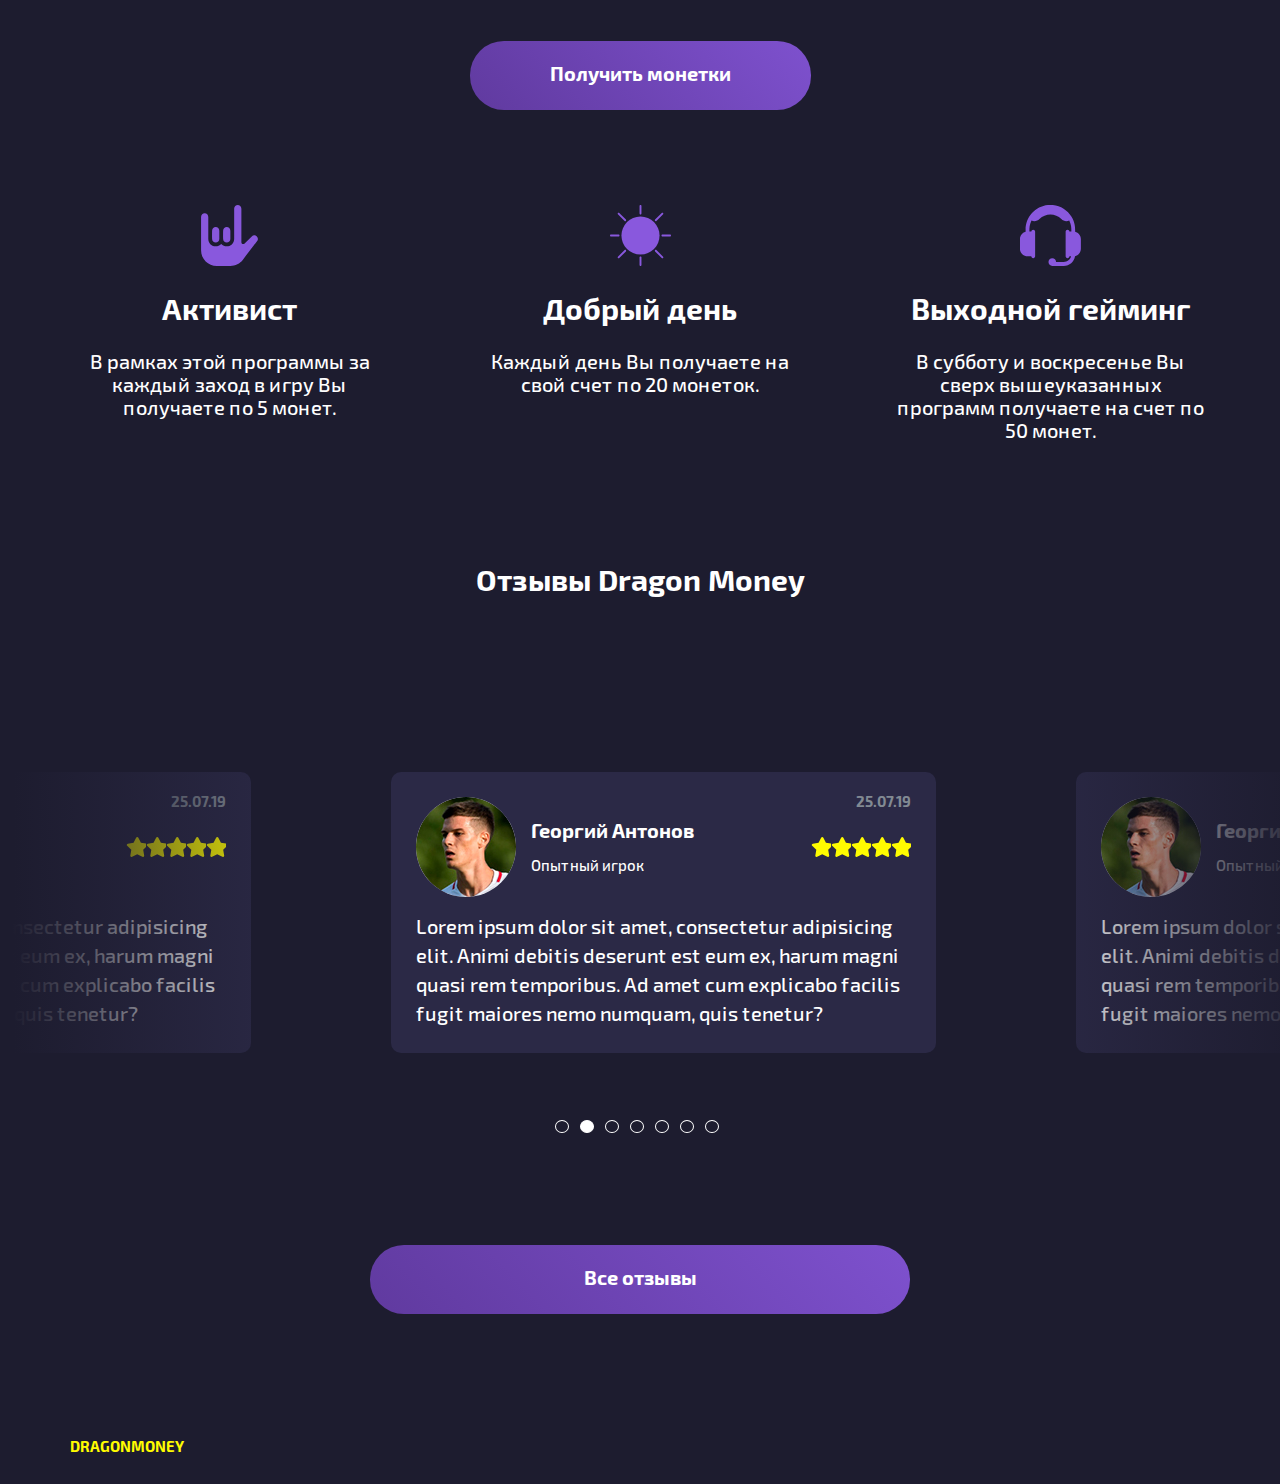
<file: src/dragon/index.html>
<!doctype html>
<!--suppress ALL -->
<html lang="ru">
<head>
	<meta charset="UTF-8">
	<meta name="viewport"
				content="width=device-width, user-scalable=no, initial-scale=1.0, maximum-scale=1.0, minimum-scale=1.0">
	<meta http-equiv="X-UA-Compatible" content="ie=edge">
	<title>Document</title>
	<link rel="stylesheet" href="css/style.css">
</head>
<body>

<main>
	<header class="d2-header">
		<div class="d2-header__container container">
			<a href="#" class="d2-header__logo">dragonmoney</a>
			<ul class="d2-header__list">
				<li class="d2-header__item">
					<a class="d2-header__link" href="#d2-referal">
						<svg class="d2-header__icon-megaphone" id="Layer_1" enable-background="new 0 0 479.986 479.986" height="13" viewBox="0 0 479.986 479.986" width="13" xmlns="http://www.w3.org/2000/svg"><path d="m391.444 273.38c-73.522 2.867-143.13 21.985-205.15 53.67l-79.75 46.05c-21.091 12.161-48.026 4.862-60.13-16.12l-40.53-70.18c-12.13-21.02-4.9-48 16.12-60.13l66.073-38.153c3.826-2.209 8.719-.899 10.929 2.928l51.918 89.925c2.248 3.893 7.274 5.185 11.132 2.807 3.731-2.3 4.75-7.298 2.558-11.094l-52.293-90.575c-2.077-3.598-1.057-8.191 2.358-10.558 54.547-37.818 100.695-85.985 136.135-142.16 13.426-21.299 44.711-20.729 57.33 1.12l110.99 192.26c12.614 21.802-2.488 49.23-27.69 50.21zm14.242-133.902c4.109-23.518-9.675-47.106-31.954-55.18-7.003-2.538-13.356 5.083-9.633 11.534 8.864 15.357 17.76 30.767 26.755 46.341 3.758 6.505 13.539 4.706 14.832-2.695zm-184.672 283.072-37.964-65.903c-2.206-3.83-7.105-5.143-10.934-2.934-20.575 11.871-21.353 12.332-48.798 28.174-3.827 2.209-5.143 7.105-2.933 10.932l38.029 65.861c4.875 8.434 13.642 13.02 22.57 13.02 8.66 0 11.972-2.93 30.51-13.63 12.42-7.17 16.69-23.11 9.52-35.52zm243.084-343.9c3.826-2.209 5.138-7.102 2.928-10.928-2.208-3.825-7.099-5.138-10.928-2.928l-20.699 11.951c-7.084 4.09-4.121 14.93 4.008 14.93 2.845-.001 2.275-.083 24.691-13.025zm-73.562-41.455 5.048-18.836c1.144-4.268-1.389-8.654-5.656-9.798-4.271-1.142-8.655 1.389-9.799 5.657l-5.048 18.836c-1.359 5.072 2.463 10.073 7.732 10.073 3.532-.001 6.765-2.358 7.723-5.932zm89.176 126.877c1.144-4.268-1.39-8.655-5.657-9.798l-18.837-5.047c-4.267-1.141-8.654 1.39-9.798 5.657s1.39 8.654 5.657 9.798c20.601 5.52 19.47 5.322 20.912 5.322 3.532 0 6.765-2.358 7.723-5.932z"/></svg>
						Реферальная программа
					</a>
				</li>
				<li class="d2-header__item">
					<a class="d2-header__link" href="#d2-bonus">
						<svg class="d2-header__icon-gift" id="Layer_1" enable-background="new 0 0 480.12 480.12" height="13" viewBox="0 0 480.12 480.12" width="13" xmlns="http://www.w3.org/2000/svg"><path d="m212.06 472.12v-214.953c0-4.419 3.577-8.001 7.996-8 13.299.003 26.71.003 40.009.002 4.419-.001 7.995 3.581 7.995 8v214.951c0 4.418-3.582 8-8 8h-40c-4.418 0-8-3.581-8-8zm-24.001-222.963c-66.399-.032-125.088-.119-145.953-.259-4.439-.03-8.047 3.561-8.047 8v183.223c0 22.091 17.909 40 40 40h114c4.418 0 8-3.582 8-8v-214.964c.001-4.417-3.583-7.998-8-8zm249.951-.254c-20.873.146-79.557.231-145.949.258-4.417.002-8.001 3.583-8.001 8v214.96c0 4.418 3.582 8 8 8h114c22.091 0 40-17.909 40-40v-183.218c0-4.44-3.61-8.032-8.05-8zm-253.95-15.793h112c4.418 0 8-3.582 8-8v-105.23c0-4.418-3.582-8-8-8h-112c-4.418 0-8 3.582-8 8v105.23c0 4.419 3.582 8 8 8zm256-121.23h-112c-4.418 0-8 3.582-8 8v105.23c0 4.418 3.582 8 8 8h112c22.091 0 40-17.909 40-40v-41.23c0-22.091-17.908-40-40-40zm-288 0h-112c-22.091 0-40 17.909-40 40v41.23c0 22.091 17.909 40 40 40h112c4.418 0 8-3.582 8-8v-105.23c0-4.418-3.582-8-8-8zm144-111.88c-14.54 0-28.25 4.75-39.64 13.75-3.46 2.74-4.06 7.77-1.32 11.23 2.74 3.47 7.77 4.06 11.24 1.33 8.54-6.75 18.81-10.31 29.72-10.31 35.199 0 58.427 36.839 43.395 68.517-2.397 5.051.848 11.363 7.331 11.363 3.036 0 5.806-1.744 7.11-4.485 20.078-42.204-10.863-91.395-57.836-91.395zm-111.007.008c-47.433-.723-79.081 48.818-58.83 91.388 1.235 2.595 3.819 4.485 7.398 4.485 5.837 0 9.546-6.089 7.043-11.363-15.165-31.958 8.636-69.18 44.316-68.508 26.281.495 47.079 22.51 47.079 48.796v23.211c0 4.066 3.149 7.864 8.136 7.864 4.343 0 7.864-3.521 7.864-7.864v-23.045c.001-35.122-27.888-64.429-63.006-64.964z"/></svg>
						Бонусная программа
					</a>
				</li>
				<li class="d2-header__item">
					<a class="d2-header__link" href="#d2-reviews">
						<svg class="d2-header__icon-chat" id="Layer_1" enable-background="new 0 0 496 496" height="13" viewBox="0 0 496 496" width="13" xmlns="http://www.w3.org/2000/svg"><path d="m344 59.496h-296c-26.47 0-48 21.53-48 48v172c0 26.47 21.53 48 48 48h43.08l.92 43.34c.281 13.002 15.209 20.285 25.63 12.44 78.785-59.398 67.621-50.982 73.99-55.78h152.38c26.47 0 48-21.53 48-48v-172c0-26.47-21.53-48-48-48zm-93 191h-110c-8.84 0-16-7.16-16-16s7.16-16 16-16h110c8.84 0 16 7.16 16 16s-7.16 16-16 16zm29-70h-168c-8.84 0-16-7.16-16-16s7.16-16 16-16h168c8.84 0 16 7.16 16 16s-7.16 16-16 16zm216 27v132c0 26.51-21.49 48-48 48h-43.15l-.85 33.41c-.227 8.69-7.363 15.59-16 15.59-6.322 0-1.703 1.809-82.86-49h-70.14c-12.236 0-23.414-4.602-31.897-12.165-10.987-9.796-4.097-27.974 10.623-27.974h145.57c31.041 0 56.204-25.163 56.204-56.204v-115.657c0-8.837 7.163-16 16-16h16.5c26.51 0 48 21.49 48 48z"/></svg>
						Отзывы
					</a>
				</li>
			</ul>
			<button class="d2-header__menu">
				<svg xmlns="http://www.w3.org/2000/svg" viewBox="0 0 448 512" width="22" height="19"><path d="M16 132h416c8.837 0 16-7.163 16-16V76c0-8.837-7.163-16-16-16H16C7.163 60 0 67.163 0 76v40c0 8.837 7.163 16 16 16zm0 160h416c8.837 0 16-7.163 16-16v-40c0-8.837-7.163-16-16-16H16c-8.837 0-16 7.163-16 16v40c0 8.837 7.163 16 16 16zm0 160h416c8.837 0 16-7.163 16-16v-40c0-8.837-7.163-16-16-16H16c-8.837 0-16 7.163-16 16v40c0 8.837 7.163 16 16 16z"></path></svg>
			</button>
		</div>
	</header>

	<section class="d2-intro">
		<div class="d2-intro__container container">
			<h1 class="d2-intro__title">Получи бонусы на счет за регистрацию на сайте Драгон Мани</h1>
			<button class="d2-intro__link violet-button">Регистрация</button>
			<ul class="d2-intro__list">
				<li class="d2-intro__item">
					<div class="d2-intro__item-icon d2-intro__item-icon-1"></div>
					<p class="d2-intro__item-text">1637 играет прямо сейчас</p>
				</li>
				<li class="d2-intro__item">
					<div class="d2-intro__item-icon d2-intro__item-icon-2">11 042</div>
					<p class="d2-intro__item-text">Максимальный выйгрыш за последний год</p>
				</li>
			</ul>
		</div>
	</section>

	<section class="d2-referal" id="d2-referal">
		<div class="container">
			<h2 class="d2-referal__title">Dragon Money реферальные коды </h2>
			<p class="d2-referal__text">На нашем сайте реализована очень выгодная реферальная система, благодаря которой можно хорошо заработать. Система работает таким образом, что Вы и Ваши друзья получаете монетки при вводе кода.</p>
			<ul class="d2-referal__list">
				<!-- Добавление для li класса "active" делает его ярче -->
				<li class="d2-referal__item d2-referal__item1 active">
					<svg id="Layer_1" enable-background="new 0 0 495.994 495.994" height="22" viewBox="0 0 495.994 495.994" width="22" xmlns="http://www.w3.org/2000/svg"><path d="m144.407 131.962c-36.417 49.544-61.881 96.668-71.631 117.476-2.709 5.782-8.597 9.389-14.979 9.19l-16.051-.5c-38.573-1.182-56.218-48.87-27.61-74.87l59.21-53.84c16.111-14.642 36.751-22.557 57.84-22.903 13.232-.217 21.059 14.783 13.221 25.447zm245.071 232.858c.219-13.276-14.826-21.036-25.521-13.169-50.228 36.947-96.964 61.941-117.369 71.523-5.789 2.719-9.422 8.603-9.223 14.995l.501 16.079c1.184 38.627 48.914 56.181 74.87 27.61l53.84-59.21c14.639-16.108 22.554-36.743 22.902-57.828zm-342.281 9.384 20.719-20.719c6.249-6.248 6.249-16.379 0-22.627-6.248-6.248-16.379-6.248-22.627 0l-20.719 20.719c-10.112 10.111-2.809 27.313 11.313 27.313 4.096.001 8.19-1.562 11.314-4.686zm98.016 98.016 20.718-20.719c6.248-6.248 6.248-16.379 0-22.627-6.248-6.25-16.378-6.248-22.627 0l-20.718 20.719c-10.112 10.112-2.808 27.313 11.314 27.313 4.094 0 8.189-1.562 11.313-4.686zm-84.582-14.23 70.351-70.352c6.249-6.248 6.249-16.379 0-22.627-6.248-6.248-16.378-6.248-22.627 0l-70.351 70.352c-10.112 10.111-2.809 27.313 11.313 27.313 4.095 0 8.19-1.562 11.314-4.686zm334.024-155.582c-23.097 19.796-46.88 37.555-71.733 53.735-5.631 3.666-13.069 2.863-17.82-1.888l-163.364-163.363c-4.751-4.751-5.554-12.189-1.888-17.82 17.748-27.263 35.424-50.36 55.115-73.333 66.613-77.163 169.296-113.34 269.78-95.07l11.6 2.1c6.55 1.19 11.69 6.33 12.88 12.88l2.1 11.6c17.57 96.527-14.405 200.191-96.67 271.159zm-14.25-186.82c-26.89-26.89-70.64-26.89-97.53 0-26.9 26.89-26.9 70.65 0 97.53 26.868 26.887 70.629 26.9 97.53 0 26.89-26.879 26.89-70.64 0-97.53zm-250.186 109.039c-6.765-6.765-18.189-5.096-22.644 3.37-3.063 5.821-5.949 11.487-8.85 17.402-9.781 19.907-5.815 43.928 9.96 59.69l82.22 82.22c10 10 23.32 15.27 36.83 15.27 14.154 0 22.512-4.821 40.262-14.16 8.466-4.455 10.135-15.879 3.37-22.644z"/></svg>
					<p class="d2-referal__item-level">Уровень 1</p>
					<p class="d2-referal__item-text">от 10 друзей Вы получаете 0,7%	ставок.</p>
				</li>
				<li class="d2-referal__item d2-referal__item2">
					<svg id="Layer_1" enable-background="new 0 0 496 496" height="22" viewBox="0 0 496 496" width="22" xmlns="http://www.w3.org/2000/svg"><path d="m180.5 374c144.52 0 136.086.972 141.524-2.412 77.279-48.085 90.169-155.792 25.776-220.64-54.757-55.145-144.217-56.553-200.633-.558-65.837 65.346-52.223 173.235 24.87 221.199 2.538 1.579 5.473 2.411 8.463 2.411zm-6.72-151.241c7.811-20.205 23.784-36.542 43.825-44.823 8.168-3.377 17.522.51 20.897 8.677s-.51 17.523-8.677 20.897c-11.982 4.951-21.531 14.715-26.198 26.787-3.185 8.24-12.447 12.341-20.693 9.155-8.241-3.186-12.34-12.451-9.154-20.693zm30.255 183.241h86c8.837 0 16 7.163 16 16v23c0 26.51-21.49 48-48 48h-22c-26.51 0-48-21.49-48-48v-23c0-8.837 7.163-16 16-16zm-134.035-155.035c0 8.836-7.164 16-16 16h-38c-8.836 0-16-7.164-16-16s7.164-16 16-16h38c8.836 0 16 7.164 16 16zm52.11 125.876c6.249 6.248 6.249 16.379 0 22.627l-26.87 26.87c-3.124 3.125-7.219 4.687-11.313 4.687-14.125 0-21.423-17.205-11.313-27.313l26.87-26.87c6.247-6.25 16.378-6.25 22.626-.001zm109.925-319.841v-38c0-8.836 7.164-16 16-16s16 7.164 16 16v38c0 8.836-7.164 16-16 16s-16-7.164-16-16zm-159.373 41.24c-6.249-6.248-6.249-16.379 0-22.627 6.248-6.249 16.379-6.249 22.627 0l26.87 26.87c10.112 10.111 2.809 27.313-11.313 27.313-4.095 0-8.189-1.562-11.313-4.687zm301.228 4.292 26.87-26.87c6.248-6.249 16.379-6.249 22.627 0 6.249 6.248 6.249 16.379 0 22.627l-26.87 26.87c-3.124 3.125-7.219 4.687-11.313 4.687-14.126 0-21.424-17.205-11.314-27.314zm122.11 148.503c0 8.836-7.164 16-16 16h-38c-8.836 0-16-7.164-16-16s7.164-16 16-16h38c8.836 0 16 7.163 16 16zm-72.662 152.725c6.249 6.248 6.249 16.379 0 22.627-6.247 6.248-16.379 6.249-22.627 0l-26.87-26.87c-6.249-6.248-6.249-16.379 0-22.627 6.248-6.249 16.379-6.249 22.627 0z"/></svg>
					<p class="d2-referal__item-level">Уровень 2</p>
					<p class="d2-referal__item-text">от 30 друзей Вы получаете 1,0%	ставок.</p>
				</li>
				<li class="d2-referal__item d2-referal__item3">
					<svg id="Layer_1" enable-background="new 0 0 495.987 495.987" height="22" viewBox="0 0 495.987 495.987" width="22" xmlns="http://www.w3.org/2000/svg"><path d="m485.491 135.323-65-65c-11.87-11.86-30.65-13.93-44.66-4.89-13.62 8.78-30.5 11.44-46.32 7.3-30.48-7.97-63.24.9-85.5 23.15l-3.05 3.05-50.2 5.12c-18.77 1.91-34.64-3.53-49.93-17.12-14.22-12.64-35.86-12.05-49.25 1.34l-81.08 81.08c-12.98 12.98-14.06 33.61-2.5 47.98 34.317 42.696 22.124 68.374 60.3 106.55l92.03 92.03c19.477 19.477 48.639 25.606 74.44 15.31l105.65-42.17c23.258-9.278 38.594-29.432 42.51-52.71l45.62-45.63c18.98-18.97 31.51-42.97 36.23-69.41 2.64-14.76 9.09-23.49 20.85-35.34 13.86-13.99 13.8-36.7-.14-50.64zm-22.589 28.11c-12.52 12.63-25.12 27.07-29.62 52.24-3.57 19.96-13.03 38.09-27.35 52.42l-28.21 28.2c-4.548-9.96-4.989-9.533-50.03-66.06 18.36-1.17 35.46-8.88 48.59-22.01 6.25-6.25 6.25-16.38 0-22.63s-16.38-6.25-22.63 0c-16.018 16.018-43.255 18.541-62.97-1.17-6.25-6.25-16.38-6.25-22.63 0l-16.42 16.41c-21.16 21.177-53.134 24.076-77.2 9.89l92.21-92.21c14.25-14.25 35.24-19.93 54.77-14.82 24.47 6.4 50.63 2.26 71.76-11.37 1.43-.92 3.4-.66 4.69.63l65 65c1.52 1.51 1.529 3.97.04 5.48z"/></svg>
					<p class="d2-referal__item-level">Уровень 3</p>
					<p class="d2-referal__item-text">от 90 друзей Вы получаете 1,3%	ставок.</p>
				</li>
				<li class="d2-referal__item d2-referal__item4">
					<svg id="Layer_1" enable-background="new 0 0 495.976 495.976" height="22" viewBox="0 0 495.976 495.976" width="22" xmlns="http://www.w3.org/2000/svg"><path d="m407.946 207.314-75.61 75.01-13.16.09c12.68-15.42 20.3-35.15 20.3-56.63 0-8.84-7.17-16-16-16h-132.41c-4.24 0-8.31 1.69-11.31 4.69l-81.92 81.92c-17.446-7.571-39.159-4.61-54.1 10.33l-29.42 29.41c-19.09 19.1-19.09 50.17.01 69.27l75.94 75.94c19.154 19.154 50.118 19.142 69.26 0l29.41-29.41c11.61-11.61 16.16-27.65 13.66-42.73h142.76c4.24 0 8.31-1.69 11.31-4.69l124.2-124.19c9.74-9.75 15.11-22.7 15.11-36.48 0-45.884-55.748-68.812-88.03-36.53zm-313.89 180.787c-6.249 6.249-16.379 6.248-22.627 0l-2.188-2.188c-6.249-6.248-6.249-16.379 0-22.627 6.248-6.248 16.379-6.248 22.627 0l2.188 2.188c6.248 6.249 6.248 16.379 0 22.627zm364.18-130.407-119.51 119.51h-155.25l-60.6-60.6 74.82-74.82h107.5c-6.47 22.25-26.11 38.95-49.87 41.08l-32.64.23c-8.81.07-15.91 7.25-15.88 16.06s7.18 15.94 16 15.94c8.288 0 107.996-.761 116.28-.82 4.18-.03 8.19-1.7 11.16-4.64l80.28-79.65c7.64-7.64 20.07-7.64 27.71 0s7.64 20.07 0 27.71zm-30.984-85.351c-.152 1.57-1.255 2.885-2.758 3.363-16.256 5.176-22.752 13.952-52.878 43.858-7.38 7.31-19.82 2-19.78-8.39 0-10.959-8.577-18.52-18.16-18.52h-16.386c1.805-21.319-11.296-40.227-30.464-46.84l-21.27-7.33c-5.42-1.87-9.07-6.99-9.07-12.72 0-7.43 6.04-13.46 13.46-13.46h2.06c7.42 0 13.46 6.03 13.46 13.46 0 8.911 7.292 16.132 16.244 15.998 8.842-.132 15.901-7.947 15.749-16.789-.334-19.478-12.989-36.012-30.483-42.14v-13.64c0-9.094-7.577-16.41-16.765-15.982-8.609.401-15.235 7.813-15.235 16.431v13.191c-40.687 14.251-40.442 71.897.15 85.9l21.27 7.33c9.63 3.323 11.987 16.59 5.115 16.59h-21.076c-2.135 0-3.942-1.695-3.948-3.83-.028-9.36-7.801-16.52-16.911-16.015-8.496.471-15.276 7.846-15.08 16.827.036 1.658-1.3 3.018-2.959 3.018h-40.161c-4.81 0-9.43 1.92-12.84 5.33l-32.241 32.241c-1.422 1.422-3.814 1.042-4.74-.743-55.155-106.36 25.094-233.282 144.995-229.11 89.629 3.12 159.44 81.819 150.702 171.972z"/></svg>
					<p class="d2-referal__item-level">Уровень 4</p>
					<p class="d2-referal__item-text">от 200 друзей Вы получаете 1,7%	ставок.</p>
				</li>
				<li class="d2-referal__item d2-referal__item5">
					<svg id="Layer_1" enable-background="new 0 0 496 496" height="22" viewBox="0 0 496 496" width="22" xmlns="http://www.w3.org/2000/svg"><path d="m496 168.92v17.467c0 35.085-27.474 67.125-69.227 67.125-1.658 21.395-7.125 42.543-16.404 62.337 31.899.742 46.63 20.423 59.333 34.012 6.036 6.455 5.689 16.585-.762 22.615l-12.76 11.928c-25.749 24.071-67.841 25.731-96.242-4.658-14.173 11.359-29.82 20.399-46.478 26.919 16.654 14.592 27.201 35.991 27.201 59.821 0 8.837-7.163 16-16 16s-16-7.163-16-16c0-26.218-21.33-47.548-47.548-47.548-9.49 0-16.736 0-26.227 0-26.218 0-47.548 21.33-47.548 47.548 0 8.837-7.163 16-16 16s-16-7.163-16-16c0-23.83 10.547-45.229 27.201-59.821-16.658-6.52-32.306-15.56-46.479-26.919-14.062 15.041-30.211 22.106-48.143 22.71-31.373 1.07-46.958-16.985-60.858-29.979-6.456-6.035-6.793-16.165-.762-22.615 12.975-13.878 27.325-33.12 59.333-34.012-9.28-19.793-14.747-40.942-16.405-62.337-41.809-.001-69.225-32.056-69.225-67.126v-17.467c0-8.837 7.163-16 16-16 18.687 0 43.064-2.579 65.364 20.161 6.392-16.096 15.203-31.441 26.429-45.482-30.515-28.532-28.56-70.692-4.668-96.252l11.929-12.759c6.033-6.454 16.159-6.794 22.613-.762l12.76 11.928c27.039 25.277 28.473 67.838 3.196 94.876-9.758 10.439-9.857 10.665-9.857 10.665-57.474 57.475-57.474 150.993 0 208.468 57.615 57.615 150.86 57.609 208.469 0 57.474-57.475 57.474-150.993 0-208.468 0 0-.101-.229-9.857-10.666-25.276-27.037-23.843-69.598 3.195-94.875l12.761-11.928c6.455-6.033 16.579-5.693 22.613.762l11.928 12.759c23.989 25.662 25.721 67.85-4.667 96.252 11.226 14.041 20.037 29.388 26.428 45.482 22.3-22.74 46.677-20.161 65.364-20.161 8.837 0 16 7.163 16 16zm-336.626 14.122v96.835c0 8.837 7.163 16 16 16h145.252c8.837 0 16-7.163 16-16v-96.835c0-13.384-15.531-20.864-25.995-12.494l-29.165 23.332-22.152-22.151c-6.248-6.248-16.379-6.248-22.627 0l-22.152 22.151-29.165-23.332c-10.45-8.362-25.996-.906-25.996 12.494z"/></svg>
					<p class="d2-referal__item-level">Уровень 5</p>
					<p class="d2-referal__item-text">от 300 друзей Вы получаете 2,0%	ставок.</p>
				</li>
			</ul>
		</div>
	</section>

	<section class="d2-bonus" id="d2-bonus">
		<div class="container">
			<h2 class="d2-bonus__title">Бонусные программы</h2>
			<div class="d2-bonus__link-container">
				<a href="" class="d2-bonus__link violet-button">Получить монетки</a>
			</div>
			<ul class="d2-bonus__list">
				<li class="d2-bonus__item">
					<img src="img/hand.svg" alt="рука" class="d2-bonus__image">
					<p class="d2-bonus__item-title">Активист</p>
					<p class="d2-bonus__item-text">В рамках этой программы за	каждый заход в игру Вы получаете по 5 монет.
					</p>
				</li>
				<li class="d2-bonus__item">
					<img src="img/sun.svg" alt="солнце" class="d2-bonus__image">
					<p class="d2-bonus__item-title">Добрый день</p>
					<p class="d2-bonus__item-text">Каждый день Вы получаете	на свой счет по 20 монеток.
					</p>
				</li>
				<li class="d2-bonus__item">
					<img src="img/headphones.svg" alt="наушники" class="d2-bonus__image">
					<p class="d2-bonus__item-title">Выходной гейминг</p>
					<p class="d2-bonus__item-text">В субботу и воскресенье Вы сверх вышеуказанных программ получаете на счет по 50 монет.</p>
				</li>
			</ul>
		</div>
	</section>

	<section class="d2-reviews" id="d2-reviews">
		<div class="d2-reviews__container container">
			<h2 class="d2-reviews__title">Отзывы Dragon Money</h2>
			<div class="d2-reviews__list-container">
				<ul class="d2-reviews__list">
					<li class="d2-reviews__item">
						<div class="d2-reviews__item-img-container">
							<img src="img/reiview-photo.jpg" alt="" class="d2-reviews__item-img">
						</div>
						<p class="d2-reviews__item-name">Георгий Антонов</p>
						<p class="d2-reviews__item-rang">Опытный игрок</p>
						<p class="d2-reviews__item-date">25.07.19</p>
						<ul class="d2-reviews__item-stars">
							<li class="d2-reviews__item-star"></li>
							<li class="d2-reviews__item-star"></li>
							<li class="d2-reviews__item-star"></li>
							<li class="d2-reviews__item-star"></li>
							<li class="d2-reviews__item-star"></li>
						</ul>
						<p class="d2-reviews__item-text">Lorem ipsum dolor sit amet, consectetur adipisicing elit. Animi debitis
							deserunt est eum ex, harum magni quasi rem temporibus. Ad amet cum explicabo facilis fugit maiores nemo
							numquam, quis tenetur?</p>
					</li>
					<li class="d2-reviews__item">
						<div class="d2-reviews__item-img-container">
							<img src="img/reiview-photo.jpg" alt="" class="d2-reviews__item-img">
						</div>
						<p class="d2-reviews__item-name">Георгий Антонов</p>
						<p class="d2-reviews__item-rang">Опытный игрок</p>
						<p class="d2-reviews__item-date">25.07.19</p>
						<ul class="d2-reviews__item-stars">
							<li class="d2-reviews__item-star"></li>
							<li class="d2-reviews__item-star"></li>
							<li class="d2-reviews__item-star"></li>
							<li class="d2-reviews__item-star"></li>
							<li class="d2-reviews__item-star"></li>
						</ul>
						<p class="d2-reviews__item-text">Lorem ipsum dolor sit amet, consectetur adipisicing elit. Animi debitis
							deserunt est eum ex, harum magni quasi rem temporibus. Ad amet cum explicabo facilis fugit maiores nemo
							numquam, quis tenetur?</p>
					</li>
					<li class="d2-reviews__item">
						<div class="d2-reviews__item-img-container">
							<img src="img/reiview-photo.jpg" alt="" class="d2-reviews__item-img">
						</div>
						<p class="d2-reviews__item-name">Георгий Антонов</p>
						<p class="d2-reviews__item-rang">Опытный игрок</p>
						<p class="d2-reviews__item-date">25.07.19</p>
						<ul class="d2-reviews__item-stars">
							<li class="d2-reviews__item-star"></li>
							<li class="d2-reviews__item-star"></li>
							<li class="d2-reviews__item-star"></li>
							<li class="d2-reviews__item-star"></li>
							<li class="d2-reviews__item-star"></li>
						</ul>
						<p class="d2-reviews__item-text">Lorem ipsum dolor sit amet, consectetur adipisicing elit. Animi debitis
							deserunt est eum ex, harum magni quasi rem temporibus. Ad amet cum explicabo facilis fugit maiores nemo
							numquam, quis tenetur?</p>
					</li>
					<li class="d2-reviews__item">
						<div class="d2-reviews__item-img-container">
							<img src="img/reiview-photo.jpg" alt="" class="d2-reviews__item-img">
						</div>
						<p class="d2-reviews__item-name">Георгий Антонов</p>
						<p class="d2-reviews__item-rang">Опытный игрок</p>
						<p class="d2-reviews__item-date">25.07.19</p>
						<ul class="d2-reviews__item-stars">
							<li class="d2-reviews__item-star"></li>
							<li class="d2-reviews__item-star"></li>
							<li class="d2-reviews__item-star"></li>
							<li class="d2-reviews__item-star"></li>
							<li class="d2-reviews__item-star"></li>
						</ul>
						<p class="d2-reviews__item-text">Lorem ipsum dolor sit amet, consectetur adipisicing elit. Animi debitis
							deserunt est eum ex, harum magni quasi rem temporibus. Ad amet cum explicabo facilis fugit maiores nemo
							numquam, quis tenetur?</p>
					</li>
					<li class="d2-reviews__item">
						<div class="d2-reviews__item-img-container">
							<img src="img/reiview-photo.jpg" alt="" class="d2-reviews__item-img">
						</div>
						<p class="d2-reviews__item-name">Георгий Антонов</p>
						<p class="d2-reviews__item-rang">Опытный игрок</p>
						<p class="d2-reviews__item-date">25.07.19</p>
						<ul class="d2-reviews__item-stars">
							<li class="d2-reviews__item-star"></li>
							<li class="d2-reviews__item-star"></li>
							<li class="d2-reviews__item-star"></li>
							<li class="d2-reviews__item-star"></li>
							<li class="d2-reviews__item-star"></li>
						</ul>
						<p class="d2-reviews__item-text">Lorem ipsum dolor sit amet, consectetur adipisicing elit. Animi debitis
							deserunt est eum ex, harum magni quasi rem temporibus. Ad amet cum explicabo facilis fugit maiores nemo
							numquam, quis tenetur?</p>
					</li>
					<li class="d2-reviews__item">
						<div class="d2-reviews__item-img-container">
							<img src="img/reiview-photo.jpg" alt="" class="d2-reviews__item-img">
						</div>
						<p class="d2-reviews__item-name">Георгий Антонов</p>
						<p class="d2-reviews__item-rang">Опытный игрок</p>
						<p class="d2-reviews__item-date">25.07.19</p>
						<ul class="d2-reviews__item-stars">
							<li class="d2-reviews__item-star"></li>
							<li class="d2-reviews__item-star"></li>
							<li class="d2-reviews__item-star"></li>
							<li class="d2-reviews__item-star"></li>
							<li class="d2-reviews__item-star"></li>
						</ul>
						<p class="d2-reviews__item-text">Lorem ipsum dolor sit amet, consectetur adipisicing elit. Animi debitis
							deserunt est eum ex, harum magni quasi rem temporibus. Ad amet cum explicabo facilis fugit maiores nemo
							numquam, quis tenetur?</p>
					</li>
					<li class="d2-reviews__item">
						<div class="d2-reviews__item-img-container">
							<img src="img/reiview-photo.jpg" alt="" class="d2-reviews__item-img">
						</div>
						<p class="d2-reviews__item-name">Георгий Антонов</p>
						<p class="d2-reviews__item-rang">Опытный игрок</p>
						<p class="d2-reviews__item-date">25.07.19</p>
						<ul class="d2-reviews__item-stars">
							<li class="d2-reviews__item-star"></li>
							<li class="d2-reviews__item-star"></li>
							<li class="d2-reviews__item-star"></li>
							<li class="d2-reviews__item-star"></li>
							<li class="d2-reviews__item-star"></li>
						</ul>
						<p class="d2-reviews__item-text">Lorem ipsum dolor sit amet, consectetur adipisicing elit. Animi debitis
							deserunt est eum ex, harum magni quasi rem temporibus. Ad amet cum explicabo facilis fugit maiores nemo
							numquam, quis tenetur?</p>
					</li>
				</ul>
			</div>
			<div class="d2-reviews__btn-container">
				<button class="d2-reviews__button"></button>
				<button class="d2-reviews__button focus"></button>
				<button class="d2-reviews__button"></button>
				<button class="d2-reviews__button"></button>
				<button class="d2-reviews__button"></button>
				<button class="d2-reviews__button"></button>
				<button class="d2-reviews__button"></button>
			</div>
			<div style="text-align: center">
				<a href="#" class="d2-reviews__all-reviews violet-button">Все отзывы</a>
			</div>
		</div>
	</section>
</main>

<footer class="d2-footer">
	<div class="container">
		<a href="#" class="d2-footer__logo">Dragonmoney</a>
	</div>
</footer>

<script src="js/d2-swipeSlider.js"></script>

</body>
</html>
</file>
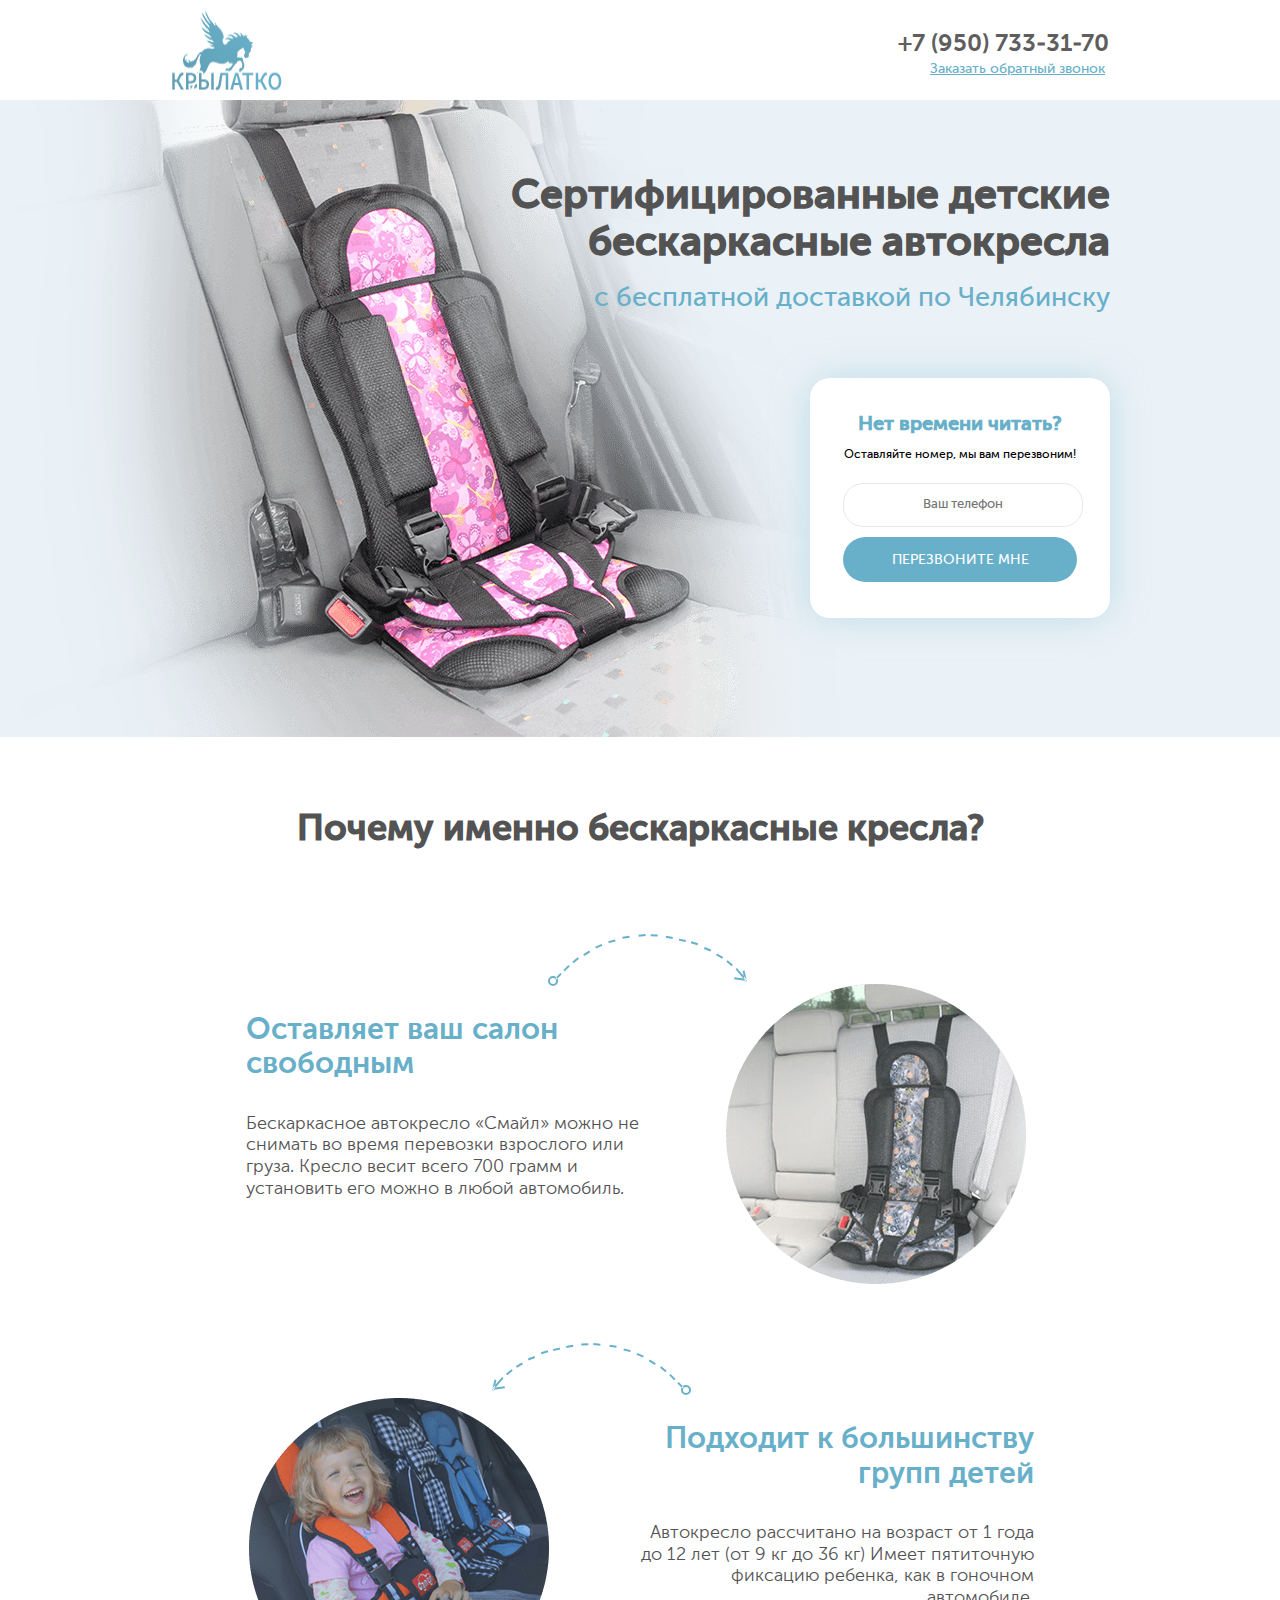
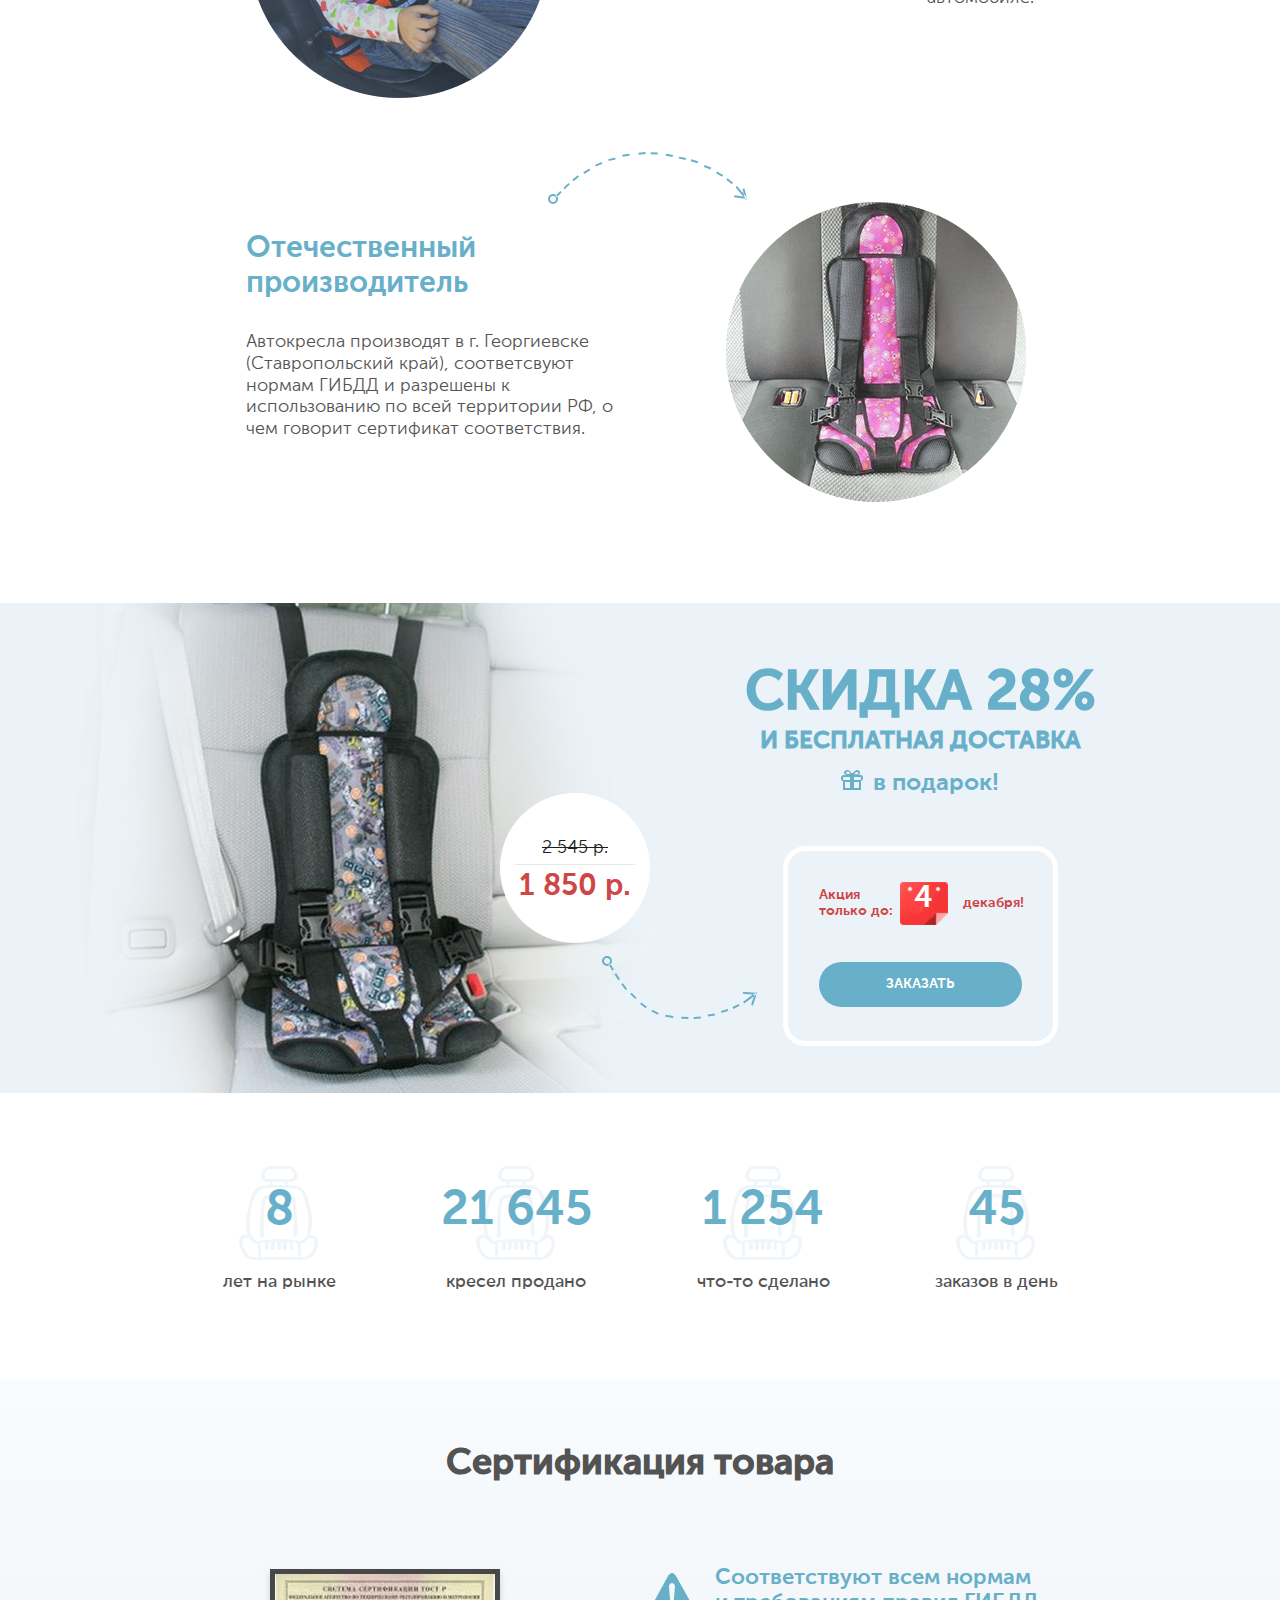
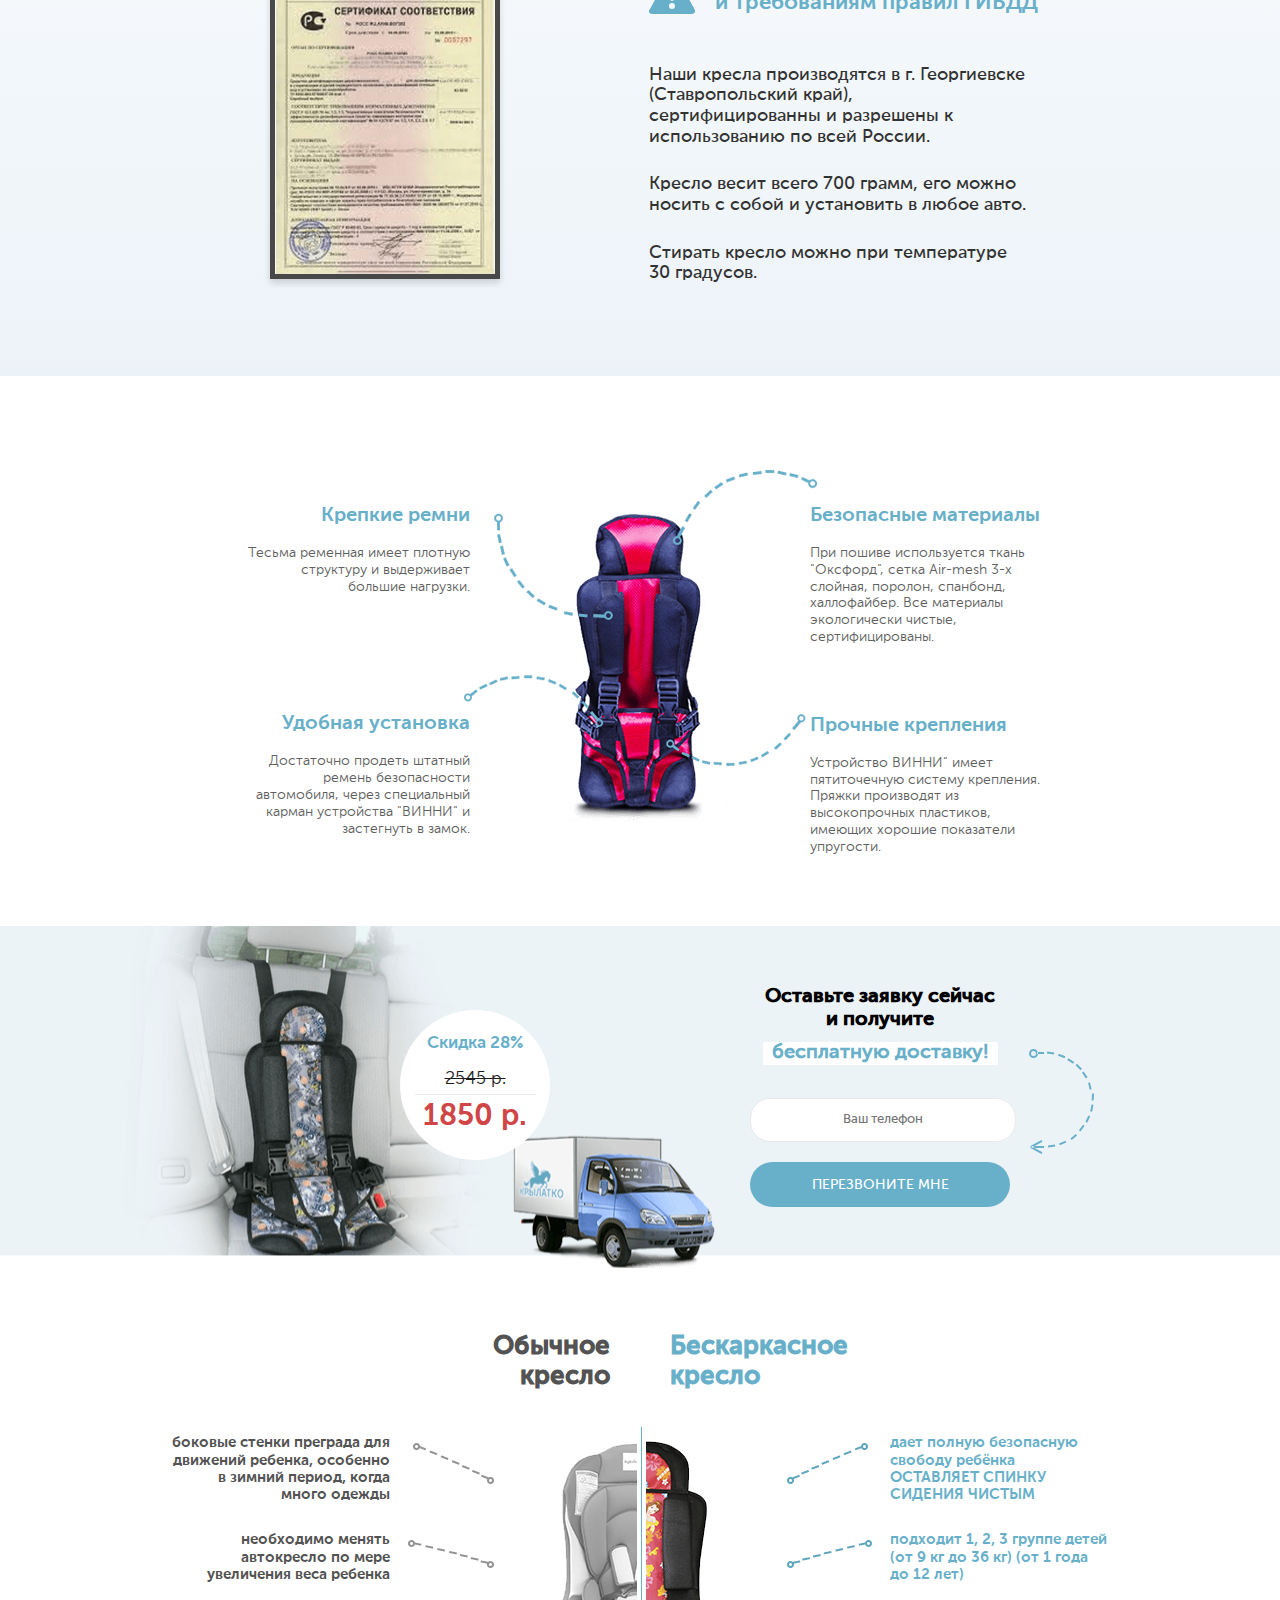
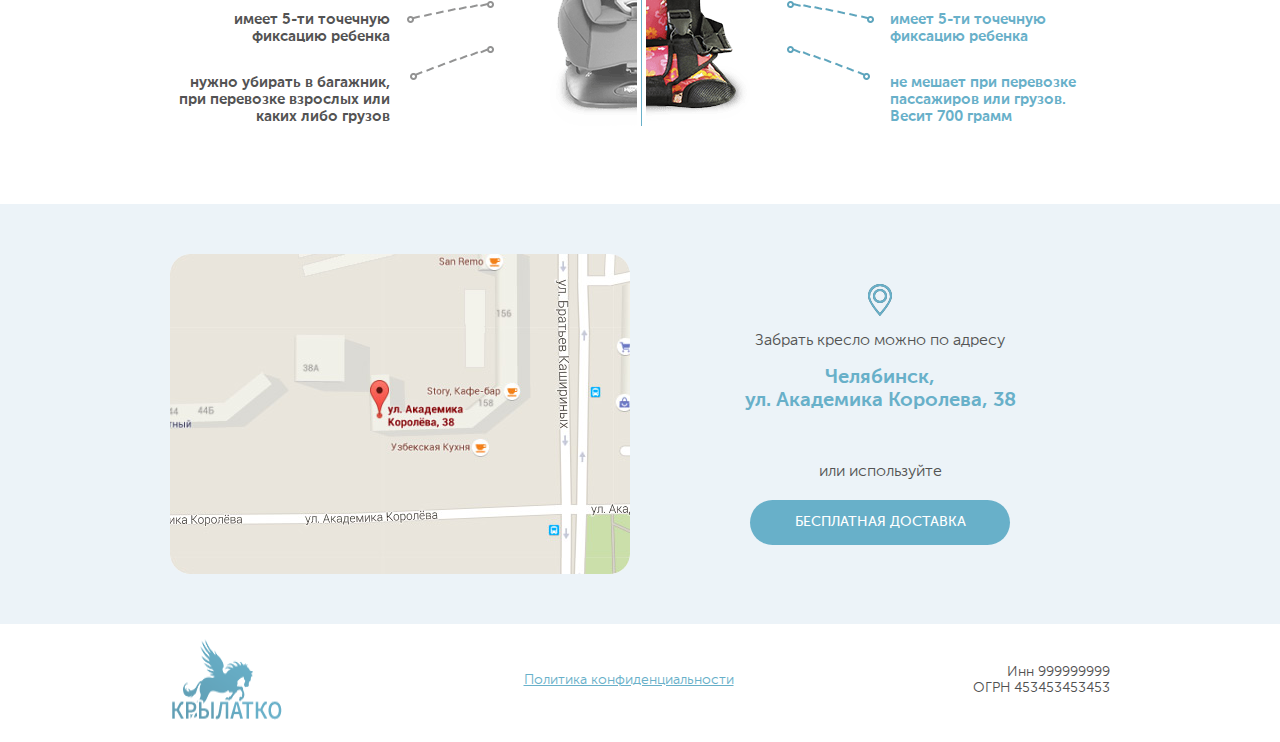
<file: src/kresla/index.html>
<!DOCTYPE html>
<html lang="ru">
	<head>
		<title>Кресла</title>
		<meta name="discription" content="Бескаркасные кресла">
		<meta charset="utf-8">
		<meta name="viewport" content="width=device-width, initial-scale=1">
		<link rel="stylesheet" href="css/style.min.css">
	</head>

	<body>

		<section class="header">
			<div class="wrapper header__wrapper">
				<img class="logo" src="img/logo.png" alt="Logo" width="114" height="85">
				<div class="header__call">
					<p class="header__number">+7 (950) 733-31-70</p>
					<a class="header__order" href="#">Заказать обратный звонок</a>
				</div>
			</div>
		</section>

		<section class="intro">
			<div class="wrapper">
				<h1 class="intro__title">Сертифицированные детские бескаркасные автокресла</h1>
				<p class="intro__descr">с бесплатной доставкой по Челябинску</p>
				<div class="intro__call call">
					<h2 class="call__title">Нет времени читать?</h2>
					<p class="call__descr">Оставляйте номер, мы вам перезвоним!</p>
					<form class="call__form">
						<input class="call__form-text" type="tel" name="number" placeholder="Ваш телефон">
						<button class="call__form-btn" type="submit" name="recall">перезвоните мне</button>
					</form>
				</div>
			</div>
		</section>

		<section class="benef">
			<div class="wrapper">
				<h2 class="benef__title">Почему именно бескаркасные кресла?</h2>
				<dl class="benef__list">
					<dt class="benef__item">Оставляет ваш салон свободным</dt>
						<dd class="benef__item-descr">Бескаркасное автокресло «Смайл» можно не снимать во время перевозки взрослого или груза. Кресло весит всего 700 грамм и установить его можно в любой автомобиль.</dd>
					<dt class="benef__item">Подходит к большинству групп детей</dt>
						<dd class="benef__item-descr">Автокресло рассчитано на возраст от 1 года до 12 лет (от 9 кг до 36 кг) Имеет пятиточную фиксацию ребенка, как в гоночном автомобиле.</dd>
					<dt class="benef__item">Отечественный производитель</dt>
						<dd class="benef__item-descr">Автокресла производят в г. Георгиевске (Ставропольский край), соответсвуют нормам ГИБДД и разрешены к использованию по всей территории РФ, о чем говорит сертификат соответствия.</dd>
				</dl>
			</div>
		</section>

		<section class="present">
			<div class="wrapper">
				<div class="present__block">
					<h2 class="present__title"><span class="present__title-bold">Скидка 28% </span><br>и бесплатная доставка</h2>
					<p class="present__descr">в подарок!</p>
					<div class="present__order">
						<div class="present__text-block">
							<span class="present__text">Акция только до:</span>
							<span class="present__date">4</span>
							<span class="present__text">декабря!</span>
						</div>
						<button class="call__form-btn js-present" type="submit" name="order" >Заказать</button>
					</div>
					<div class="present__price price">
						<p class="price__numb1"><s>2 545 p.</s></p>
						<p class="price__numb2">1 850 p.</p>
					</div>
				</div>
			</div>
		</section>

		<section class="about">
			<div class="wrapper">
				<h2 class="visually-hidden">Зачем сотрудничать с нами?</h2>
				<ul class="about__list">
					<li class="about__item"><p class="about__number">8</p> лет на рынке</li>
					<li class="about__item"><p class="about__number">21 645</p> кресел продано</li>
					<li class="about__item"><p class="about__number">1 254</p> что-то сделано</li>
					<li class="about__item"><p class="about__number">45</p> заказов в день</li>
				</ul>
			</div>
		</section>

		<section class="certif">
			<div class="wrapper certif__wrapper">
				<h2 class="certif__title">Сертификация товара</h2>
				<img class="certif__img" src="img/certif.png" alt="Certificate" width="244" height="324">
				<ul class="certif__list">
					<li class="certif__item">Соответствуют всем нормам и требованиям правил ГИБДД</li>
					<li class="certif__item">Наши кресла производятся в г. Георгиевске (Ставропольский край), сертифицированны и разрешены к использованию по всей России.</li>
					<li class="certif__item">Кресло весит всего 700 грамм, его можно носить с собой и установить в любое авто.</li>
					<li class="certif__item">Стирать кресло можно при температуре 30 градусов. </li>
					<li></li>
				</ul>
			</div>
		</section>

		<section class="benef-chair">
			<div class="wrapper">
				<h2 class="visually-hidden">Преимущества наших кресел</h2>
				<dl class="benef-chair__list">
					<div class="benef-chair__left">
						<dt class="benef-chair__item">Крепкие ремни</dt>
						<dd class="benef-chair__item-descr">Тесьма ременная имеет плотную структуру и выдерживает большие нагрузки.</dd>
						<dt class="benef-chair__item">Удобная установка</dt>
						<dd class="benef-chair__item-descr">Достаточно продеть штатный ремень безопасности автомобиля, через специальный карман устройства "ВИННИ" и застегнуть в замок.</dd>
					</div>
					<div class="benef-chair__right">
						<dt class="benef-chair__item">Безопасные материалы</dt>
						<dd class="benef-chair__item-descr">При пошиве используется ткань "Оксфорд", сетка Air-mesh 3-х слойная, поролон, спанбонд, халлофайбер. Все материалы экологически чистые, сертифицированы.</dd>
						<dt class="benef-chair__item">Прочные крепления</dt>
						<dd class="benef-chair__item-descr">Устройство  ВИННИ" имеет пятиточечную систему крепления. Пряжки производят из высокопрочных пластиков, имеющих хорошие показатели упругости.
					</div>
					</dd>
				</dl>
			</div>
		</section>

		<section class="delivery" id="deliv">
			<div class="wrapper wrapper">
				<div class="delivery__block">
					<h2 class="delivery__title">Оставьте заявку сейчас<br>и получите <span class="delivery__free">бесплатную доставку!</span></h2>
					<form class="delivery__call call__form">
						<input class="call__form-text" type="text" name="number" placeholder="Ваш телефон">
						<button class="call__form-btn call__form-btn--delivery" type="submit" name="recall">перезвоните мне</button>
					</form>
					<div class="delivery__price price">
						<p class="price__sale">Скидка 28%</p>
						<p class="price__numb1"><s>2545 p.</s></p>
						<p class="price__numb2">1850 p.</p>
					</div>
				</div>
			</div>
		</section>

		<section class="comparison">
			<div class="wrapper comparison__wrapper">
				<h2 class="visually-hidden">Сравнение обычного и бескаркасного кресла</h2>
				<div class="comparison__usual">
					<h3 class="comparison__title">Обычное<br> кресло</h3>
					<ul class="comparison__list">
						<li class="comparison__item">боковые стенки преграда для движений ребенка, особенно в зимний период, когда много одежды</li>
						<li class="comparison__item">необходимо менять автокресло по мере увеличения веса ребенка</li>
						<li class="comparison__item">имеет 5-ти точечную фиксацию ребенка </li>
						<li class="comparison__item">нужно убирать в багажник, при перевозкe взрослых или каких либо грузов</li>
					</ul>
				</div>
				<div class="comparison__our">
					<h3 class="comparison__title">Бескаркасное<br> кресло</h3>
					<ul class="comparison__list">
						<li class="comparison__item">дает полную безопасную свободу ребёнка<br> ОСТАВЛЯЕТ СПИНКУ СИДЕНИЯ ЧИСТЫМ</li>
						<li class="comparison__item">подходит  1, 2, 3 группе детей (от 9 кг до 36 кг) (от 1 года до 12 лет)</li>
						<li class="comparison__item">имеет 5-ти точечную фиксацию ребенка </li>
						<li class="comparison__item">не мешает при перевозке пассажиров или грузов. Весит 700 грамм</li>
					</ul>
				</div>
			</div>
		</section>

		<section class="map">
			<div class="wrapper map__wrapper">
				<img class="map__img" src="img/map.jpg" alt="map" width="460" height="320">
				<div class="map__block">
					<p class="map__text">Забрать кресло можно по адресу</p>
					<p class="map__adress">Челябинск,<br>ул. Академика Королева, 38</p>
					<p class="map__text">или используйте</p>
					<a class="map__delivery call__form-btn call__form-btn--map" href="#deliv"><p>Бесплатная доставка</p></a>
				</div>
			</div>
		</section>

		<footer class="footer">
			<div class="wrapper footer__wrapper">
				<img class="logo" src="img/logo.png" alt="logo">
				<a class="footer__politic" href="#deliv">Политика конфиденциальности</a>
				<p class="footer__requisites">Инн 999999999<br>ОГРН 453453453453</p>
			</div>
		</footer>

			<section class="modal-block call js-call">
				<h2 class="call__title">Обратный звонок</h2>
				<p class="call__descr">Оставляйте номер, мы вам перезвоним!</p>
				<form class="call__form">
					<input class="call__form-text" type="tel" name="popup-call" placeholder="Ваш телефон">
					<button class="call__form-btn">Перезвоните мне</button>
				</form>
				<button class="modal-close"></button>
			</section>
			<div class="modal-overlay js-call-over"></div>

			<section class="modal-block call call--thx js-thx">
				<h2 class="call__title">Спасибо за вашу заявку!</h2>
				<p class="call__descr">Наш менеджер свяжется с вами в ближайшее время!</p>
				<button class="modal-close"></button>
			</section>
			<div class="modal-overlay js-thx-over"></div>

		<script src="js/modal.js"></script>

	</body> 
</html>
</file>
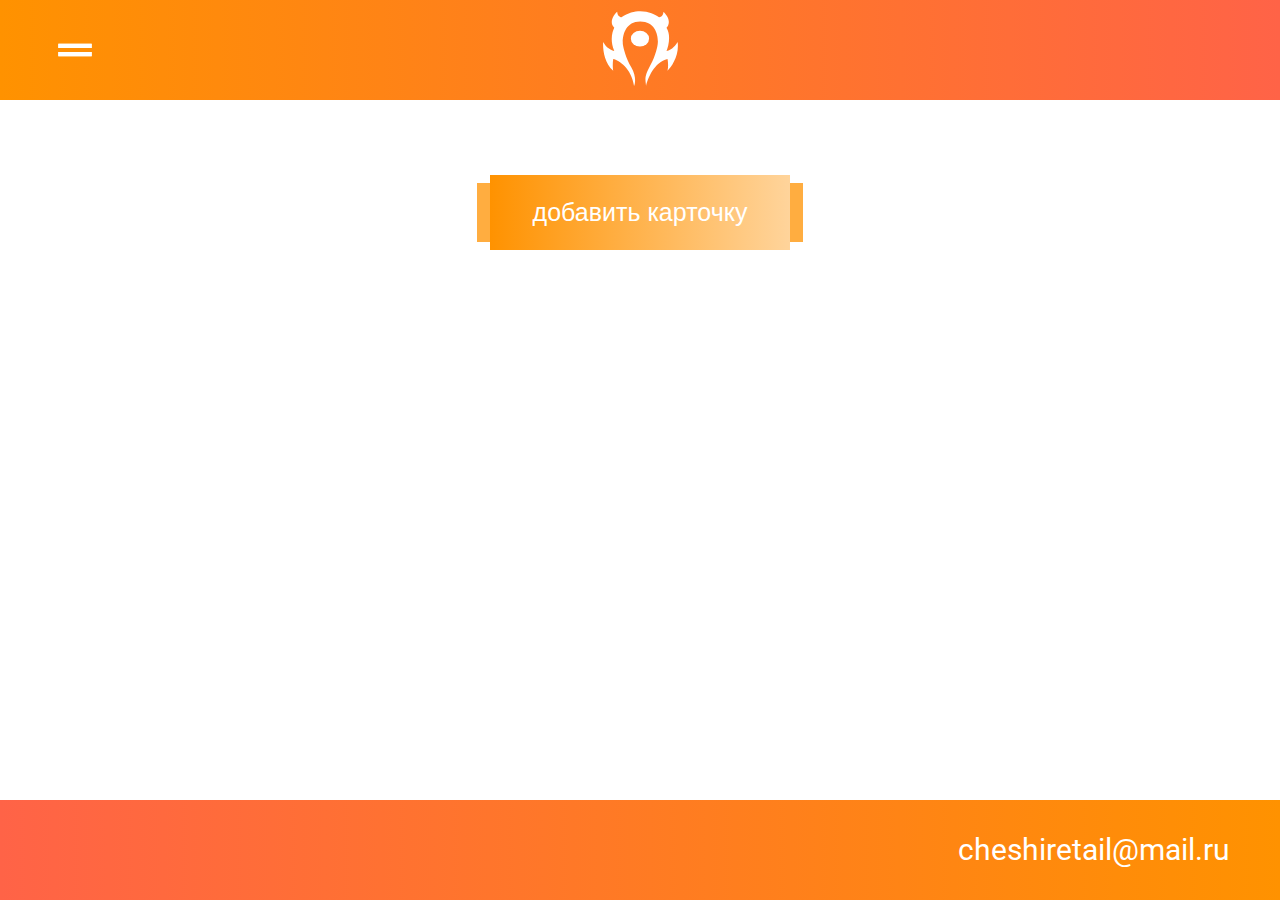
<file: src/test-task/index.html>
<!DOCTYPE html><html lang="ru">  <head>    <meta charset="UTF-8">    <meta http-equiv="X-UA-Compatible" content="IE=edge">    <meta name="viewport" content="width=device-width, initial-scale=1.0">    <title>Document</title>    <link rel="stylesheet" href="css/style.min.css"><link rel="preconnect" href="https://fonts.googleapis.com"><link rel="preconnect" href="https://fonts.gstatic.com" crossorigin><link href="https://fonts.googleapis.com/css2?family=Roboto&display=swap" rel="stylesheet">  </head>  <body>     <main>      <header class="header">        <button class="header__menu-open open-button" aria-label="открыть меню навигации"><svg class="header__svg" width="24" height="24" viewBox="0 0 24 24" fill="none" xmlns="http://www.w3.org/2000/svg"><path d="M20 9H4V11H20V9ZM4 15H20V13H4V15Z"></path><path d="M20 9H4V11H20V9ZM4 15H20V13H4V15Z"></path></svg>        </button><picture><source srcset="img/logo.svg" type="image/webp"><img class="header__logo" src="img/logo.svg" alt="Horde-logotype"></picture>      </header>      <div class="menu">        <button class="menu__close close-button" aria-label="закрыть меню навигации"><svg width="24" height="24" viewBox="0 0 24 24" fill="none" xmlns="http://www.w3.org/2000/svg"><path d="M19 6.41L17.59 5L12 10.59L6.41 5L5 6.41L10.59 12L5 17.59L6.41 19L12 13.41L17.59 19L19 17.59L13.41 12L19 6.41Z"/><path d="M19 6.41L17.59 5L12 10.59L6.41 5L5 6.41L10.59 12L5 17.59L6.41 19L12 13.41L17.59 19L19 17.59L13.41 12L19 6.41Z"/></svg>        </button>        <nav class="menu__nav">          <ul class="menu__nav-list">            <li class="menu__nav-item"><a class="menu__nav-link active" href="index.html">Главная</a></li>            <li class="menu__nav-item"><a class="menu__nav-link" href="content.html">Контент</a></li>          </ul>        </nav>      </div>      <section class="content">        <button class="content__button shadow-button" aria-label="добавить новую карточку">Добавить карточку</button>      </section>      <form class="modal-form">        <label class="modal-form__label">Имя          <input type="text">        </label>        <label class="modal-form__label">Изображение          <input type="file">        </label>        <label class="modal-form__label">Описание          <textarea cols="30" rows="10"></textarea>        </label>        <label class="modal-form__label checkbox">          <input class="visually-hidden" type="checkbox"><span class="modal-form__checkbox"></span>Показать        </label>        <div class="modal-form__btn-wrapper">          <button class="modal-form__open-button" disabled aria-label="Создать карточку">Ок  </button>          <button class="modal-form__close-button" aria-label="Отмена, закрыть окно создания карточки">Отмена</button>        </div>      </form>      <div class="overlay"> </div>    </main>    <footer class="footer"><a class="footer__link" href="mailto: cheshiretail@mail.ru">cheshiretail@mail.ru</a></footer>    <script src="js/main.min.js"></script>  </body></html>
</file>
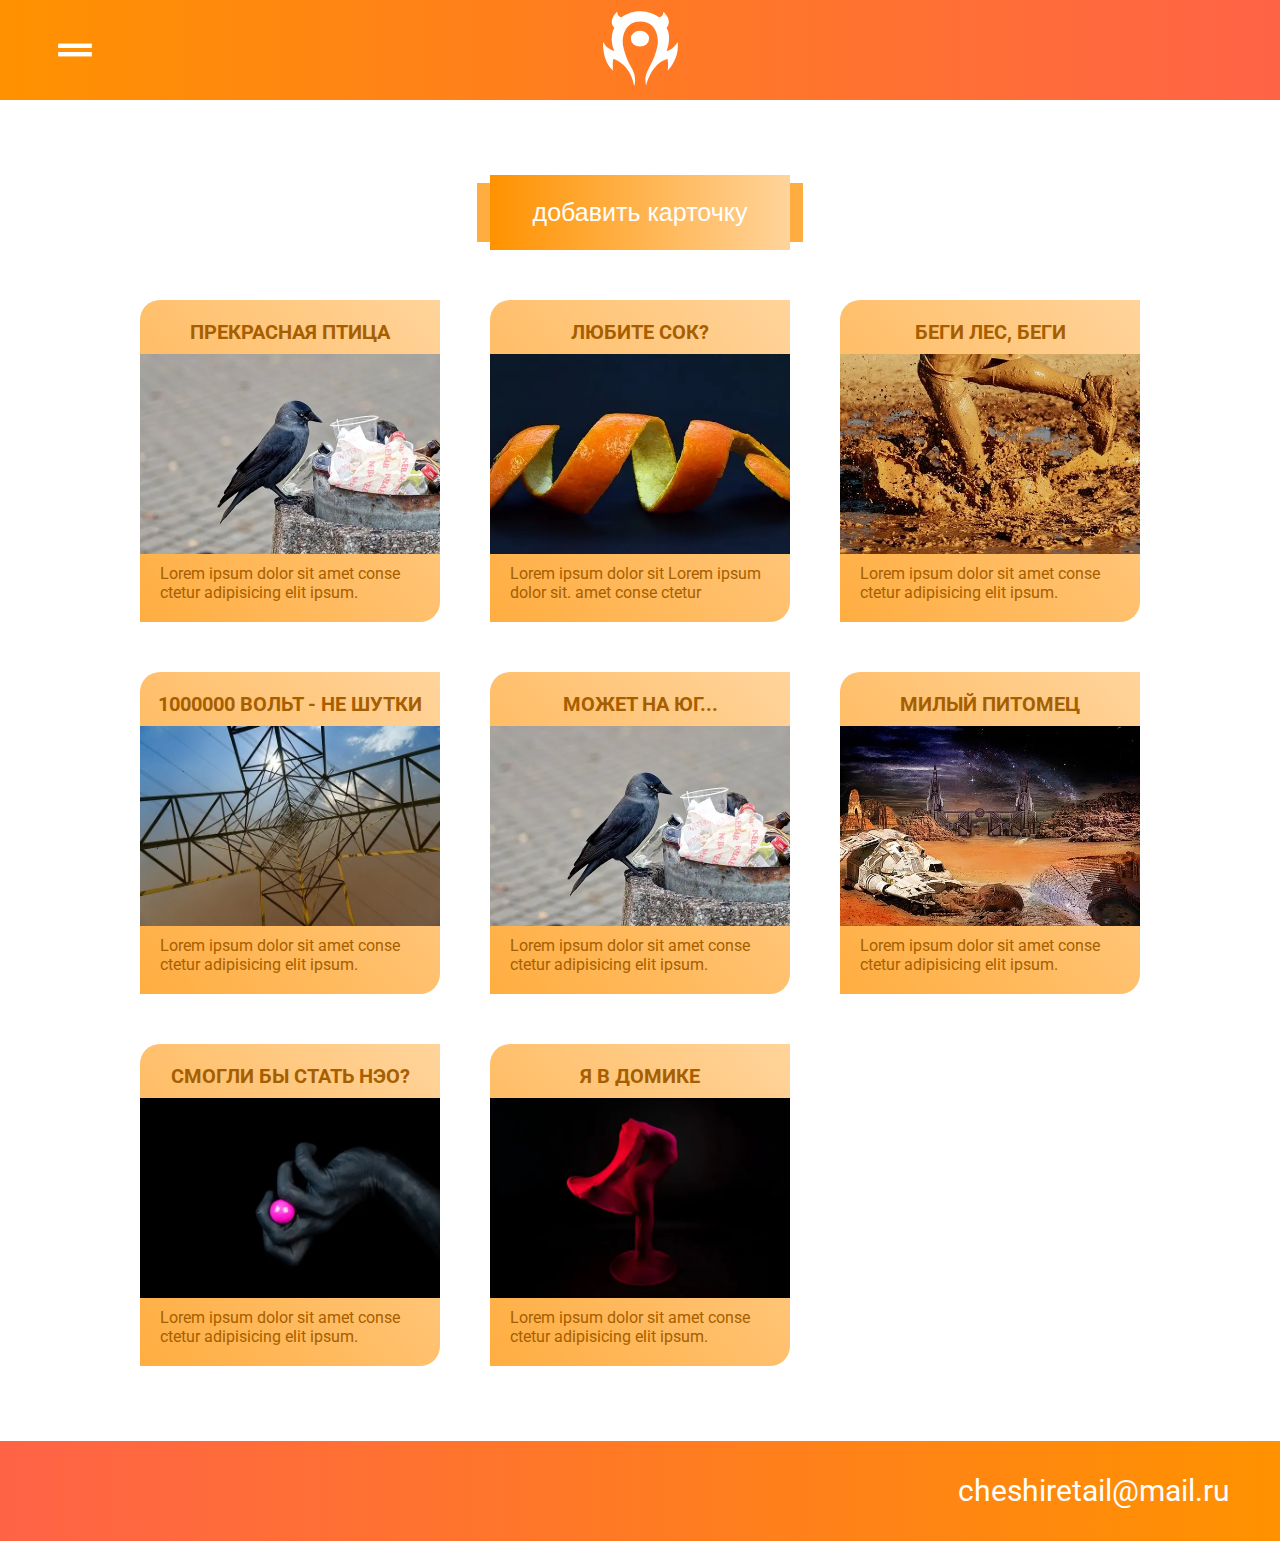
<file: src/test-task/content.html>
<!DOCTYPE html><html lang="ru">  <head>    <meta charset="UTF-8">    <meta http-equiv="X-UA-Compatible" content="IE=edge">    <meta name="viewport" content="width=device-width, initial-scale=1.0">    <title>Document</title>    <link rel="stylesheet" href="css/style.min.css"><link rel="preconnect" href="https://fonts.googleapis.com"><link rel="preconnect" href="https://fonts.gstatic.com" crossorigin><link href="https://fonts.googleapis.com/css2?family=Roboto&display=swap" rel="stylesheet">  </head>  <body>     <main>      <header class="header">        <button class="header__menu-open open-button" aria-label="открыть меню навигации"><svg class="header__svg" width="24" height="24" viewBox="0 0 24 24" fill="none" xmlns="http://www.w3.org/2000/svg"><path d="M20 9H4V11H20V9ZM4 15H20V13H4V15Z"></path><path d="M20 9H4V11H20V9ZM4 15H20V13H4V15Z"></path></svg>        </button><picture><source srcset="img/logo.svg" type="image/webp"><img class="header__logo" src="img/logo.svg" alt="Horde-logotype"></picture>      </header>      <div class="menu">        <button class="menu__close close-button" aria-label="закрыть меню навигации"><svg width="24" height="24" viewBox="0 0 24 24" fill="none" xmlns="http://www.w3.org/2000/svg"><path d="M19 6.41L17.59 5L12 10.59L6.41 5L5 6.41L10.59 12L5 17.59L6.41 19L12 13.41L17.59 19L19 17.59L13.41 12L19 6.41Z"/><path d="M19 6.41L17.59 5L12 10.59L6.41 5L5 6.41L10.59 12L5 17.59L6.41 19L12 13.41L17.59 19L19 17.59L13.41 12L19 6.41Z"/></svg>        </button>        <nav class="menu__nav">          <ul class="menu__nav-list">            <li class="menu__nav-item"><a class="menu__nav-link active" href="index.html">Главная</a></li>            <li class="menu__nav-item"><a class="menu__nav-link" href="content.html">Контент</a></li>          </ul>        </nav>      </div>      <section class="content">        <button class="content__button shadow-button" aria-label="добавить новую карточку">Добавить карточку</button>        <ul class="content__list">          <li class="content__item">            <h2 class="content__item-title">Прекрасная птица</h2><picture><source srcset="img/bird.webp" type="image/webp"><img class="content__item-image" src="img/bird.jpg"></picture>            <p class="content__item-descr">Lorem ipsum dolor sit amet conse ctetur adipisicing elit ipsum. </p>          </li>          <li class="content__item">            <h2 class="content__item-title">Любите сок?</h2><picture><source srcset="img/juice.webp" type="image/webp"><img class="content__item-image" src="img/juice.jpg"></picture>            <p class="content__item-descr">Lorem ipsum dolor sit Lorem ipsum dolor sit. amet conse ctetur </p>          </li>          <li class="content__item">            <h2 class="content__item-title">Беги Лес, беги</h2><picture><source srcset="img/legs.webp" type="image/webp"><img class="content__item-image" src="img/legs.jpg"></picture>            <p class="content__item-descr">Lorem ipsum dolor sit amet conse ctetur adipisicing elit ipsum. </p>          </li>          <li class="content__item">            <h2 class="content__item-title">1000000 вольт - не шутки</h2><picture><source srcset="img/met-sky.webp" type="image/webp"><img class="content__item-image" src="img/met-sky.jpg"></picture>            <p class="content__item-descr">Lorem ipsum dolor sit amet conse ctetur adipisicing elit ipsum. </p>          </li>          <li class="content__item">            <h2 class="content__item-title">Может на юг...</h2><picture><source srcset="img/bird.webp" type="image/webp"><img class="content__item-image" src="img/bird.jpg"></picture>            <p class="content__item-descr">Lorem ipsum dolor sit amet conse ctetur adipisicing elit ipsum. </p>          </li>          <li class="content__item">            <h2 class="content__item-title">Милый питомец</h2><picture><source srcset="img/space-bug.webp" type="image/webp"><img class="content__item-image" src="img/space-bug.jpg"></picture>            <p class="content__item-descr">Lorem ipsum dolor sit amet conse ctetur adipisicing elit ipsum. </p>          </li>          <li class="content__item">            <h2 class="content__item-title">Смогли бы стать Нэо?</h2><picture><source srcset="img/unsplash.webp" type="image/webp"><img class="content__item-image" src="img/unsplash.jpg"></picture>            <p class="content__item-descr">Lorem ipsum dolor sit amet conse ctetur adipisicing elit ipsum. </p>          </li>          <li class="content__item">            <h2 class="content__item-title">Я в домике</h2><picture><source srcset="img/woman-covered.webp" type="image/webp"><img class="content__item-image" src="img/woman-covered.jpg"></picture>            <p class="content__item-descr">Lorem ipsum dolor sit amet conse ctetur adipisicing elit ipsum. </p>          </li>        </ul>      </section>      <form class="modal-form">        <label class="modal-form__label">Имя          <input type="text">        </label>        <label class="modal-form__label">Изображение          <input type="file">        </label>        <label class="modal-form__label">Описание          <textarea cols="30" rows="10"></textarea>        </label>        <label class="modal-form__label checkbox">          <input class="visually-hidden" type="checkbox"><span class="modal-form__checkbox"></span>Показать        </label>        <div class="modal-form__btn-wrapper">          <button class="modal-form__open-button" disabled aria-label="Создать карточку">Ок  </button>          <button class="modal-form__close-button" aria-label="Отмена, закрыть окно создания карточки">Отмена</button>        </div>      </form>      <div class="overlay"> </div>    </main>    <footer class="footer"><a class="footer__link" href="mailto: cheshiretail@mail.ru">cheshiretail@mail.ru</a></footer>    <script src="js/main.min.js"></script>  </body></html>
</file>
<file: css/style.css>
@font-face {
  font-family: "Nautilus";
  src: url("../fonts/Nautilus.woff2") format("woff2"), url("../fonts/Nautilus.woff") format("woff");
  font-weight: normal;
  font-style: normal;
}
@font-face {
  font-family: 'Fira Code';
  src: local('Fira Code Light'), local('Fira-Code-Light'),
      url('../fonts/FiraCode-Light.woff2') format('woff2'),
      url('../fonts/FiraCode-Light.woff') format('woff');
  font-weight: 300;
  font-style: normal;
}
@keyframes fade{
  0% {
    opacity: 0;
  }
  100% {
    opacity: 1;
  }
}
@keyframes fade-section {
  0% {
    opacity: 0;
    transform: translateY(50px);
  }
  100% {
    opacity: 1;
    transform: translateY(0);
  }
}
@keyframes fade-links {
  0% {
    opacity: 0;
    transform: scale(1) rotate(45deg);
  }
  70% {
    opacity: 0.7;
    transform: scale(1.2) rotate(45deg);
  }
  100% {
    opacity: 1;
    transform: scale(1) rotate(45deg);
  }
}
@-webkit-keyframes leaf-falling1 {
  0% {
    -webkit-transform: translate(0, 0) rotate(0deg);
            transform: translate(0, 0) rotate(0deg);
  }
  100% {
    -webkit-transform: translate(-155vw, 120vh) rotate(180deg);
            transform: translate(-155vw, 120vh) rotate(180deg);
  }
}
@keyframes leaf-falling1 {
  0% {
    -webkit-transform: translate(0, 0) rotate(0deg);
            transform: translate(0, 0) rotate(0deg);
  }
  100% {
    -webkit-transform: translate(-155vw, 120vh) rotate(180deg);
            transform: translate(-155vw, 120vh) rotate(180deg);
  }
}
@-webkit-keyframes leaf-falling2 {
  0% {
    -webkit-transform: translate(0, 0) rotate(0deg);
            transform: translate(0, 0) rotate(0deg);
  }
  100% {
    -webkit-transform: translate(-155vw, 120vh) rotate(-180deg);
            transform: translate(-155vw, 120vh) rotate(-180deg);
  }
}
@keyframes leaf-falling2 {
  0% {
    -webkit-transform: translate(0, 0) rotate(0deg);
            transform: translate(0, 0) rotate(0deg);
  }
  100% {
    -webkit-transform: translate(-155vw, 120vh) rotate(-180deg);
            transform: translate(-155vw, 120vh) rotate(-180deg);
  }
}
@media (min-width: 768px) {
  @-webkit-keyframes leaf-falling1 {
    0% {
      -webkit-transform: translate(0, 0) rotate(0deg) scale(1.5);
              transform: translate(0, 0) rotate(0deg) scale(1.5);
    }
    100% {
      -webkit-transform: translate(-155vw, 120vh) rotate(180deg) scale(1.5);
              transform: translate(-155vw, 120vh) rotate(180deg) scale(1.5);
    }
  }
  @keyframes leaf-falling1 {
    0% {
      -webkit-transform: translate(0, 0) rotate(0deg) scale(1.5);
              transform: translate(0, 0) rotate(0deg) scale(1.5);
    }
    100% {
      -webkit-transform: translate(-155vw, 120vh) rotate(180deg) scale(1.5);
              transform: translate(-155vw, 120vh) rotate(180deg) scale(1.5);
    }
  }
  @-webkit-keyframes leaf-falling2 {
    0% {
      -webkit-transform: translate(0, 0) rotate(0deg) scale(1.5);
              transform: translate(0, 0) rotate(0deg) scale(1.5);
    }
    100% {
      -webkit-transform: translate(-155vw, 120vh) rotate(-180deg) scale(1.5);
              transform: translate(-155vw, 120vh) rotate(-180deg) scale(1.5);
    }
  }
  @keyframes leaf-falling2 {
    0% {
      -webkit-transform: translate(0, 0) rotate(0deg) scale(1.5);
              transform: translate(0, 0) rotate(0deg) scale(1.5);
    }
    100% {
      -webkit-transform: translate(-155vw, 120vh) rotate(-180deg) scale(1.5);
              transform: translate(-155vw, 120vh) rotate(-180deg) scale(1.5);
    }
  }
}
@media (min-width: 1200px) {
  @-webkit-keyframes leaf-falling1 {
    0% {
      -webkit-transform: translate(0, 0) rotate(0deg) scale(2.25);
              transform: translate(0, 0) rotate(0deg) scale(2.25);
    }
    100% {
      -webkit-transform: translate(-75vw, 140vh) rotate(180deg) scale(2.25);
              transform: translate(-75vw, 140vh) rotate(180deg) scale(2.25);
    }
  }
  @keyframes leaf-falling1 {
    0% {
      -webkit-transform: translate(0, 0) rotate(0deg) scale(2.25);
              transform: translate(0, 0) rotate(0deg) scale(2.25);
    }
    100% {
      -webkit-transform: translate(-75vw, 140vh) rotate(180deg) scale(2.25);
              transform: translate(-75vw, 140vh) rotate(180deg) scale(2.25);
    }
  }
  @-webkit-keyframes leaf-falling2 {
    0% {
      -webkit-transform: translate(0, 0) rotate(0deg) scale(2.25);
              transform: translate(0, 0) rotate(0deg) scale(2.25);
    }
    100% {
      -webkit-transform: translate(-75vw, 140vh) rotate(-180deg) scale(2.25);
              transform: translate(-75vw, 140vh) rotate(-180deg) scale(2.25);
    }
  }
  @keyframes leaf-falling2 {
    0% {
      -webkit-transform: translate(0, 0) rotate(0deg) scale(2.25);
              transform: translate(0, 0) rotate(0deg) scale(2.25);
    }
    100% {
      -webkit-transform: translate(-75vw, 140vh) rotate(-180deg) scale(2.25);
              transform: translate(-75vw, 140vh) rotate(-180deg) scale(2.25);
    }
  }
}
@-webkit-keyframes grow {
  from {
    -webkit-transform: scale(0);
            transform: scale(0);
  }
  to {
    -webkit-transform: scale(1);
            transform: scale(1);
  }
}
@keyframes grow {
  from {
    -webkit-transform: scale(0);
            transform: scale(0);
  }
  to {
    -webkit-transform: scale(1);
            transform: scale(1);
  }
}
@-webkit-keyframes icon-rotate {
  40% {
    -webkit-transform: rotate(45deg);
            transform: rotate(45deg);
    background-image: -webkit-gradient(linear, left bottom, left top, from(#916597), to(#ff4d6a));
    background-image: linear-gradient(to top, #916597, #ff4d6a);
  }
  50% {
    -webkit-transform: rotate(225deg);
            transform: rotate(225deg);
    background-image: -webkit-gradient(linear, left bottom, left top, from(#f39f18), to(#ff4d6a));
    background-image: linear-gradient(to top, #f39f18, #ff4d6a);
  }
  100% {
    -webkit-transform: rotate(225deg);
            transform: rotate(225deg);
    background-image: -webkit-gradient(linear, left bottom, left top, from(#f39f18), to(#ff4d6a));
    background-image: linear-gradient(to top, #f39f18, #ff4d6a);
  }
}
@keyframes icon-rotate {
  40% {
    -webkit-transform: rotate(45deg);
            transform: rotate(45deg);
    background-image: -webkit-gradient(linear, left bottom, left top, from(#916597), to(#ff4d6a));
    background-image: -o-linear-gradient(bottom, #916597, #ff4d6a);
    background-image: linear-gradient(to top, #916597, #ff4d6a);
  }
  50% {
    -webkit-transform: rotate(225deg);
            transform: rotate(225deg);
    background-image: -webkit-gradient(linear, left bottom, left top, from(#f39f18), to(#ff4d6a));
    background-image: -o-linear-gradient(bottom, #f39f18, #ff4d6a);
    background-image: linear-gradient(to top, #f39f18, #ff4d6a);
  }
  100% {
    -webkit-transform: rotate(225deg);
            transform: rotate(225deg);
    background-image: -webkit-gradient(linear, left bottom, left top, from(#f39f18), to(#ff4d6a));
    background-image: -o-linear-gradient(bottom, #f39f18, #ff4d6a);
    background-image: linear-gradient(to top, #f39f18, #ff4d6a);
  }
}
/*! normalize.css v8.0.1 | MIT License | github.com/necolas/normalize.css */
html {
  line-height: 1.15;
  -webkit-text-size-adjust: 100%;
}
body {
  margin: 0;
}
main {
  display: block;
}
h1 {
  font-size: 2em;
  margin: 0.67em 0;
}
hr {
  -webkit-box-sizing: content-box;
  box-sizing: content-box;
  height: 0;
  overflow: visible;
}
pre {
  font-family: monospace, monospace;
  font-size: 1em;
}
a {
  background-color: transparent;
}
abbr[title] {
  border-bottom: none;
  text-decoration: underline;
  -webkit-text-decoration: underline dotted;
  text-decoration: underline dotted;
}
b,
strong {
  font-weight: bolder;
}
code,
kbd,
samp {
  font-family: monospace, monospace;
  font-size: 1em;
}
small {
  font-size: 80%;
}
sub,
sup {
  font-size: 75%;
  line-height: 0;
  position: relative;
  vertical-align: baseline;
}
sub {
  bottom: -0.25em;
}
sup {
  top: -0.5em;
}
img {
  border-style: none;
}
button,
input,
optgroup,
select,
textarea {
  font-family: inherit;
  font-size: 100%;
  line-height: 1.15;
  margin: 0;
}
button,
input {
  overflow: visible;
}
button,
select {
  text-transform: none;
}
button,
[type="button"],
[type="reset"],
[type="submit"] {
  -webkit-appearance: button;
}
button::-moz-focus-inner,
[type="button"]::-moz-focus-inner,
[type="reset"]::-moz-focus-inner,
[type="submit"]::-moz-focus-inner {
  border-style: none;
  padding: 0;
}
button:-moz-focusring,
[type="button"]:-moz-focusring,
[type="reset"]:-moz-focusring,
[type="submit"]:-moz-focusring {
  outline: 1px dotted ButtonText;
}
fieldset {
  padding: 0.35em 0.75em 0.625em;
}
legend {
  -webkit-box-sizing: border-box;
  box-sizing: border-box;
  color: inherit;
  display: table;
  max-width: 100%;
  padding: 0;
  white-space: normal;
}
progress {
  vertical-align: baseline;
}
textarea {
  overflow: auto;
}
[type="checkbox"],
[type="radio"] {
  -webkit-box-sizing: border-box;
  box-sizing: border-box;
  padding: 0;
}
[type="number"]::-webkit-inner-spin-button,
[type="number"]::-webkit-outer-spin-button {
  height: auto;
}
[type="search"] {
  -webkit-appearance: textfield;
  outline-offset: -2px;
}
[type="search"]::-webkit-search-decoration {
  -webkit-appearance: none;
}
::-webkit-file-upload-button {
  -webkit-appearance: button;
  font: inherit;
}
details {
  display: block;
}
summary {
  display: list-item;
}
template {
  display: none;
}
[hidden] {
  display: none;
}
/* ---end NORMALIZE.CSS--- */
html {
  position: relative;
  overflow: hidden;
  font-size: -webkit-calc(100vw/400);
  font-size: calc(100vw/400);
  -webkit-box-sizing: border-box;
          box-sizing: border-box;
}
@media (min-width: 768px) {
  html {
    font-size: -webkit-calc(100vw/690);
    font-size: calc(100vw/690);
  }
}
@media (min-width: 1200px) {
  html {
    font-size: -webkit-calc(100vw/1920);
    font-size: calc(100vw/1920);
  }
}
body {
  position: relative;
  /* font-family: 'Fira Code', sans-serif; */
  font-family: 'Montserrat', sans-serif;
  font-size: 22rem;
  font-weight: 300;
  background-color: #182736;
  width: 100%;
  max-width: 100%;
  overflow: hidden;
  perspective: 500rem;
}

.background-overlay {
  z-index: 1;
  position: fixed;
  top: 50%;
  left: 50%;
  transform: translate(-50%, -50%);
  background-image: url(../img/bck.jpg);
  background-size: cover;
  background-repeat: no-repeat;
  background-position: center;
  height: 150%;
  width: 150%;
  transform-style: preserve-3d;
  perspective-origin: center center;
}

@media (min-width: 1200px) {
  body {
    overflow-x: hidden;
  }
}
a {
  text-decoration: none;
  color: white;
}
*,
*:before,
*:after {
  -webkit-box-sizing: inherit;
  box-sizing: inherit;
}
.container {
  margin: 0 auto;
  padding: 0 20rem;
  position: relative;
  width: 100%;
}

.container--about,
.container--portfolio {
  display: flex;
  flex-direction: column;
  justify-content: space-between;
}

.container--portfolio {
  justify-content: space-around;
}

@media (min-height: 750px) {
  .container--about {
    justify-content: space-around;
  }
}

.sections__wrapper {
  margin-top: 0;
  transition: margin-top 0.5s ease;
}

@media (min-width: 768px) {
  .container {
    padding: 0 40rem;
  }
}
@media (min-width: 1200px) {
  .container {
    padding: 0 190rem;
    display: flex;
    flex-direction: column;
    justify-content: space-evenly;
  }
}
  /* section {
    border: 1px dashed greenyellow;
  }
  section:nth-of-type(even) {
    border: 1px solid lightcoral;
  } */

  section {
    display: none;
  }
  section.active {
    position: relative;
    display: flex;
    animation: fade-section 1s ease both;
  }

  /*! -----NAV----- */
  .nav {
    display: none;
    z-index: 6;
    position: fixed;
    bottom: 150rem;
    right: 6rem;
    color: #FFFFFF;
  }

@media(min-width: 1200px) {
  .nav {
    display: block;
    z-index: 6;
    position: fixed;
    bottom: 50rem;
    left: 40rem;
    right: initial;
    color: #FFFFFF;
    transform: scaleX(-1);
  }
  .corners::before,
  .corners::after {
    z-index: 3;
    display: block;
    position: fixed;
    bottom: 50rem;
    right: 50rem;
    width: 420rem;
    height: 420rem;
    content: '';
    background-image: url("data:image/svg+xml,%0A%3Csvg width='288' height='287' viewBox='0 0 288 287' fill='none' xmlns='http://www.w3.org/2000/svg'%3E%3Cpath d='M15.5 279C16.5 280 20 281.5 15.5 285.5C12.5 282 10 278 15.5 274.645V217C15.5 210.5 3.5 205.5 1.5 218.5C11.5 220.5 15.5 214.6 15.5 201C15.5 187.4 15.5 151.333 15.5 135C15.5 131.623 15.855 129.592 14 126.5C11 121.5 10 117.5 10 115H15.5M15.5 115C21.5 114.5 26 119.1 26 125.5C19 125.5 15.5 121.4 15.5 115ZM15.5 115V55.5C22 55.5 35 49.6001 35 34.0001V26.0001M35 26.0001C35 21.8334 37.5 13.5001 47.5 13.5001C47.5 17.6667 45 26.0001 35 26.0001ZM35 26.0001H26.5C19.6667 26.0001 6 21.9001 6 5.50006' stroke='white' stroke-width='1.5'/%3E%3Cpath d='M279.5 15.8C280.5 16.8 282 20.3 286 15.8C282.5 12.8 278.5 10.3 275.145 15.8L217.5 15.8C211 15.8 206 3.79999 219 1.79999C221 11.8 215.1 15.8 201.5 15.8C187.9 15.8 151.833 15.8 135.5 15.8C132.123 15.8 130.092 16.155 127 14.3C122 11.3 118 10.3 115.5 10.3L115.5 15.8M115.5 15.8C115 21.8 119.6 26.3 126 26.3C126 19.3 121.9 15.8 115.5 15.8ZM115.5 15.8L55.5 15.8C55.5 22.3 50.1 35.3 34.5 35.3L26.5 35.3M26.5 35.3C22.3333 35.3 14 37.8 14 47.8C18.1667 47.8 26.5 45.3 26.5 35.3ZM26.5 35.3L26.5 26.8C26.5 19.9667 22.4 6.29999 6 6.29999' stroke='white' stroke-width='1.5'/%3E%3C/svg%3E%0A");
    background-size: contain;
    background-repeat: no-repeat;
    background-position: center;
    transform: rotate(180deg);
  }
  .corners::before {
    bottom: initial;
    right: initial;
    top: 50rem;
    left: 50rem;
    transform: rotate(0deg);
  }
  .nav__list {
    padding: 0;
    display: grid;
    row-gap: 0;
  }
  .nav__item {
    position: relative;
    list-style-type: none;
    width: 40rem;
    height: 40rem;
    transform: rotate(45deg) scale(0.7);
    border: 1px solid #FFFFFF;
    font-weight: 300;
    transition: background-color 0.5s ease;
  }
  .nav__item.active {
    margin: 7.5rem 0;
    background-color: #FFFFFF;  
    color: #182736;
    transform: rotate(45deg) scale(1);
    font-weight: 700;
  }
  .nav__item.active::before,
  .nav__item.active::after {
    display: block;
    position: absolute;
    background-repeat: no-repeat;
    background-size: contain; 
    transform: translateY(-50%) rotate(-45deg); 
    animation: fade 1s ease both;
    content: '';
    opacity: 0; 
  } 
  /* .nav__item.active::before {
    top: 138%;
    right: 80%;
    width: 43rem;
    height: 30rem;
    background-image: url("data:image/svg+xml,%3Csvg version='1.1' id='Слой_1' xmlns='http://www.w3.org/2000/svg' xmlns:xlink='http://www.w3.org/1999/xlink' x='0px' y='0px' viewBox='0 0 43 28.7' style='enable-background:new 0 0 43 28.7;' xml:space='preserve'%3E%3Cstyle type='text/css'%3E .st0%7Bfill:none;stroke:%23FFFFFF;stroke-miterlimit:10;%7D .st1%7Bfill-rule:evenodd;clip-rule:evenodd;fill:%23FFFFFF;%7D .st2%7Bfill:%23FFFFFF;stroke:%23FFFFFF;stroke-miterlimit:10;%7D%0A%3C/style%3E%3Cg%3E%3Cline class='st0' x1='43' y1='14.4' x2='28' y2='14.4'/%3E%3Cline class='st1' x1='43' y1='14.4' x2='28' y2='14.4'/%3E%3C/g%3E%3Cline class='st2' x1='28' y1='14.4' x2='14' y2='28.4'/%3E%3Cline class='st2' x1='28' y1='14.4' x2='14' y2='0.4'/%3E%3Cline class='st2' x1='19' y1='14.4' x2='14' y2='19.4'/%3E%3Cline class='st2' x1='14' y1='19.4' x2='9' y2='14.4'/%3E%3Cline class='st2' x1='9' y1='14.4' x2='14' y2='9.4'/%3E%3Cline class='st2' x1='19' y1='14.4' x2='14' y2='9.4'/%3E%3Cline class='st2' x1='0' y1='14.4' x2='9' y2='14.4'/%3E%3C/svg%3E%0A");
  } */
  .nav__item.active::after {
    top: -50%;
    left: 73%;
    width: 36rem;
    height: 18rem;
    background-image: url("data:image/svg+xml,%3Csvg xmlns='http://www.w3.org/2000/svg' xmlns:xlink='http://www.w3.org/1999/xlink' x='0px' y='0px' viewBox='0 0 31.4 15.9' style='enable-background:new 0 0 31.4 15.9;' xml:space='preserve'%3E%3Cstyle type='text/css'%3E .st0%7Bfill:none;stroke:%23FFFFFF;stroke-miterlimit:10;%7D%0A%3C/style%3E%3Cg%3E%3Cline class='st0' x1='0' y1='15.4' x2='16' y2='15.4'/%3E%3C/g%3E%3Cline class='st0' x1='16' y1='15.4' x2='31' y2='0.4'/%3E%3C/svg%3E%0A");
  }
  .nav__button {
    position: absolute;
    left: 65%;
    top: 50%;
    transform: translate(-50%, -50%);
    padding: 0;
    border: none;
    background-color: transparent;
    writing-mode: tb-rl;
    transform: rotate(-45deg);
    font-size: 36rem;
    font-weight: inherit;
    color: inherit;
    cursor: pointer;
    margin-top: -22rem;
    margin-left: -29rem;
    width: 40rem;
    height: 40rem;
    transition: color 1s ease;  
  }
  .nav__item:hover {
    filter: drop-shadow(5rem 5rem 2rem mediumseagreen);
  }  
  .nav__item.active:hover {
    filter: none;
    cursor: default;
  }  
}
/*! -----INTRO----- */
.intro {
  z-index: 4;
  position: relative;
  padding: 50rem 0;
  height: 100vh;
  color: white;
}
.intro__container {
  display: -webkit-box;
  display: -webkit-flex;
  display: -ms-flexbox;
  display: flex;
  -webkit-box-orient: vertical;
  -webkit-box-direction: normal;
  -webkit-flex-direction: column;
      -ms-flex-direction: column;
          flex-direction: column;
  height: 100%;
}
.intro__list {
  z-index: 6;
  position: relative;
  -webkit-box-align: center;
  -webkit-align-items: center;
      -ms-flex-align: center;
          align-items: center;
  -webkit-box-pack: justify;
  -webkit-justify-content: space-between;
      -ms-flex-pack: justify;
          justify-content: space-between;
  min-height: 100rem;
  margin: 0;
  margin-bottom: auto;
  padding: 0;
  font-size: 20rem;
  list-style-type: none;
}
.intro__item {
  position: absolute;
  margin: 0;
  padding: 0;
}
.intro__item:first-of-type {
  top: 0;
  left: 25%;
  -webkit-transform: translateX(-50%);
      -ms-transform: translateX(-50%);
          transform: translateX(-50%);
}
.intro__item:nth-of-type(2) {
  top: 0;
  left: 50%;
  -webkit-transform: scale(1.5) translate(-33%, 30%);
      -ms-transform: scale(1.5) translate(-33%, 30%);
          transform: scale(1.5) translate(-33%, 30%);
}
.intro__item:last-of-type {
  top: 0;
  left: 75%;
  -webkit-transform: translateX(-50%);
      -ms-transform: translateX(-50%);
          transform: translateX(-50%);
}
.intro__link {
  display: -webkit-box;
  display: -webkit-flex;
  display: -ms-flexbox;
  display: flex;
  -webkit-box-align: center;
  -webkit-align-items: center;
      -ms-flex-align: center;
          align-items: center;
}
.intro__link-text {
  display: none;
}
.intro__icon-container {
  position: relative;
  display: -webkit-box;
  display: -webkit-flex;
  display: -ms-flexbox;
  display: flex;
  width: 50rem;
  height: 50rem;
}
.intro__icon-container::before {
  z-index: -1;
  content: "";
  display: block;
  position: absolute;
  left: 0;
  width: 100%;
  height: 100%;
  background-image: -webkit-gradient(linear, left bottom, left top, from(#916597), to(#ff4d6a));
  background-image: -o-linear-gradient(bottom, #916597, #ff4d6a);
  background-image: linear-gradient(to top, #916597, #ff4d6a);
          animation-name: fade-links, icon-rotate;
          animation-iteration-count: 1, infinite;
          animation-direction: normal, alternate;
          animation-delay: 0.5s, 5s;
          animation-fill-mode: both, both;
          animation-duration: 1s, 10s;
          animation-timing-function: ease, ease;
}
.intro__icon-container2::before {
          animation-delay: 1.25s, 5.1s;
}
.intro__icon-container3::before {
          animation-delay: 2s, 5.2s;
}
.intro__icon {
  display: block;
  width: 30rem;
  height: 30rem;
  margin: auto;
  -o-object-fit: contain;
     object-fit: contain;
  -o-object-position: 50% 50%;
     object-position: 50% 50%;
}
.intro__title {
  z-index: 2;
  position: relative;
  margin: 0;
  text-align: center;
  font-size: 90rem;
  font-family: "Nautilus", sans-serif;
}
.intro__descr {
  z-index: 2;
  position: relative;
  margin: 0;
  text-align: center;
  font-weight: 300;
}
@media (min-width: 768px) {
  .intro {
    padding-bottom: 80rem;
  }
  .intro__title {
    font-size: 110rem;
    margin-top: 300rem;
    text-align: left;
  }
  .intro__descr {
    text-align: left;
    font-size: 30rem;
  }
  .intro__br {
    display: none;
  }
  .intro__icon-container {
    width: 60rem;
    height: 60rem;
  }
  .intro__icon {
    width: 35rem;
    height: 35rem;
  }
}
@media (min-width: 1200px) {
  .intro {
    padding: 100rem 0;
    height: 100vh;
    padding-bottom: 64rem;
  }
  .intro__container {
    padding: 0 100rem;
  }
  .intro__list {
    display: -webkit-box;
    display: -webkit-flex;
    display: -ms-flexbox;
    display: flex;
    -webkit-box-orient: vertical;
    -webkit-box-direction: normal;
    -webkit-flex-direction: column;
        -ms-flex-direction: column;
            flex-direction: column;
    -webkit-box-pack: start;
    -webkit-justify-content: flex-start;
        -ms-flex-pack: start;
            justify-content: flex-start;
    -webkit-box-align: start;
    -webkit-align-items: flex-start;
        -ms-flex-align: start;
            align-items: flex-start;
    padding: 50rem 0 0 50rem;
  }
  .intro__item {
    position: static;
  }
  .intro__item:first-of-type {
    -webkit-transform: translateX(0);
        -ms-transform: translateX(0);
            transform: translateX(0);
  }
  .intro__item:nth-of-type(2) {
    -webkit-transform: scale(1) translate(0, 0);
        -ms-transform: scale(1) translate(0, 0);
            transform: scale(1) translate(0, 0);
    margin-left: 108rem;
  }
  .intro__item:last-of-type {
    -webkit-transform: translateX(0);
        -ms-transform: translateX(0);
            transform: translateX(0);
  }
  .intro__icon-container {
    z-index: 2;
    width: 80rem;
    height: 80rem;
  }
  .intro__icon {
    width: 50rem;
    height: 50rem;
  }
  .intro__item:nth-of-type(even) .intro__icon-container {
    width: 120rem;
    height: 120rem;
  }
  .intro__item:nth-of-type(even) .intro__icon {
    width: 75rem;
    height: 75rem;
  }
  .intro__title {
    font-size: 210rem;
    padding-left: 120rem;
    line-height: 180rem;
}
  .intro__descr {
    font-size: 50rem;
    padding-left: 120rem;
  }
  .intro__link {
    position: relative;
  }
  .intro__link-text {
    display: inline-block;
    width: auto;
    position: absolute;
    top: 50%;
    left: 300rem;
    font-size: 30rem;
    font-variant: small-caps;
    opacity: 0;
  }
  .intro__link-text1 {
    top: 0;
    -webkit-transform: translateY(0);
        -ms-transform: translateY(0);
            transform: translateY(0);
  }
  .intro__link-text2 {
    -webkit-transform: translateY(-50%);
        -ms-transform: translateY(-50%);
            transform: translateY(-50%);
  }
  .intro__link-text3 {
    bottom: 0;
    -webkit-transform: translateY(0);
        -ms-transform: translateY(0);
            transform: translateY(0);
  }
  .intro__link:hover .intro__link-text {
    opacity: 1;
    -webkit-transition: opacity 0.75s ease;
    -o-transition: opacity 0.75s ease;
    transition: opacity 0.75s ease;
}
  .intro__link-text::before {
    z-index: -1;
    position: absolute;
    display: block;
    content: "";
    width: -webkit-calc(100% + 280rem);
    width: calc(100% + 280rem);
    height: 15rem;
    right: -25rem;
    border-right: 15rem solid white;
  }
  .intro__link-text1::before {
    top: 0;
    border-top: 1px solid #ffffff;
  }
  .intro__link-text2::before {
    top: 50%;
    right: -webkit-calc(100% + 11rem);
    right: calc(100% + 11rem);
    height: 1px;
    width: 170rem;
    border-right: none;
    background-color: #ffffff;
  }
  .intro__link-text3::before {
    bottom: 0;
    border-bottom: 1px solid #ffffff;
  }
}
/*! -----TREE----- */
.tree {
  position: absolute;
  display: block;
  width: 400rem;
  height: 225rem;
  top: 30vh;
  right: -62rem;
  transform: rotate(-25deg);
}
.leaf-fall {
  z-index: 3;
  position: fixed;
  top: -10vh;
  width: 100%;
  height: 100%;
  left: 50vw;
  pointer-events: none;
}
.tree__leaf-fall {
  position: absolute;
  top: 0;
  left: 0;
  width: 100%;
}
.tree__main {
  position: absolute;
  display: block;
  width: 425rem;
  height: 135rem;
  top: 0;
  left: -25rem;
  background-image: url("../img/tree.svg");
  background-size: 375rem auto;
  background-repeat: no-repeat;
  background-position: top right;
  clip: rect(left 400rem);
}
.tree__branch2,
.tree__branch3,
.tree__branch4 {
  position: absolute;
  display: block;
  margin: 0;
  padding: 0;
  background-size: contain;
  background-repeat: no-repeat;
  -webkit-transform-origin: 50% 100%;
      -ms-transform-origin: 50% 100%;
          transform-origin: 50% 100%;
  -webkit-animation-name: grow;
          animation-name: grow;
  -webkit-animation-duration: 2s;
          animation-duration: 2s;
  -webkit-animation-fill-mode: both;
          animation-fill-mode: both;
  -webkit-animation-delay: 1s;
          animation-delay: 1s;
}
.tree__branch2 {
  background-image: url("../img/branch2.svg");
  width: 149rem;
  height: 74rem;
  top: -26rem;
  right: 53rem;
  -webkit-transform-origin: 100% 100%;
      -ms-transform-origin: 100% 100%;
          transform-origin: 100% 100%;
}
.tree__branch3 {
  z-index: -2;
  background-image: url("../img/branch3.svg");
  width: 122rem;
  height: 49rem;
  top: 61rem;
  right: 158rem;
  -webkit-transform-origin: 100% 0;
      -ms-transform-origin: 100% 0;
          transform-origin: 100% 0;
}
.tree__branch4 {
  z-index: -2;
  background-image: url("../img/branch2.svg");
  width: 81rem;
  height: 30.5rem;
  top: 7rem;
  right: 250rem;
  -webkit-transform-origin: 100% 100%;
      -ms-transform-origin: 100% 100%;
          transform-origin: 100% 100%;
}
.tree__branch5 {
  position: absolute;
  right: 0;
}
.tree__leaf {
  position: absolute;
  width: 22.5rem;
  height: 17.5rem;
  list-style-type: none;
  border-radius: 80% 0 80% 0;
  background-image: -webkit-gradient(linear, left bottom, left top, from(#f39f18), to(#ff4d6a));
  background-image: -o-linear-gradient(bottom, #f39f18, #ff4d6a);
  background-image: linear-gradient(to top, #f39f18, #ff4d6a);
}
.tree__branch2 .tree__leaf:nth-of-type(1) {
  top: 24rem;
  right: 66.5rem;
  -webkit-transform: rotate(12deg);
      -ms-transform: rotate(12deg);
          transform: rotate(12deg);
}
.tree__branch2 .tree__leaf:nth-of-type(2) {
  top: 40rem;
  right: 61rem;
  -webkit-transform: rotate(27deg);
      -ms-transform: rotate(27deg);
          transform: rotate(27deg);
}
.tree__branch2 .tree__leaf:nth-of-type(3) {
  top: 57rem;
  right: 64rem;
  -webkit-transform: rotate(236deg);
      -ms-transform: rotate(236deg);
          transform: rotate(236deg);
}
.tree__branch2 .tree__leaf:nth-of-type(4) {
  top: 70.5rem;
  right: 76rem;
  -webkit-transform: rotate(264deg);
      -ms-transform: rotate(264deg);
          transform: rotate(264deg);
}
.tree__branch2 .tree__leaf:nth-of-type(5) {
  top: 77rem;
  right: 95rem;
  -webkit-transform: rotate(-53deg);
      -ms-transform: rotate(-53deg);
          transform: rotate(-53deg);
}
.tree__branch3 .tree__leaf:nth-of-type(1) {
  top: -7rem;
  right: 119rem;
  -webkit-transform: rotate(71deg);
      -ms-transform: rotate(71deg);
          transform: rotate(71deg);
}
.tree__branch3 .tree__leaf:nth-of-type(2) {
  top: 11.5rem;
  right: 120rem;
  -webkit-transform: rotate(27deg);
      -ms-transform: rotate(27deg);
          transform: rotate(27deg);
}
.tree__branch3 .tree__leaf:nth-of-type(3) {
  top: 29.5rem;
  right: 111rem;
  -webkit-transform: rotate(173deg);
      -ms-transform: rotate(173deg);
          transform: rotate(173deg);
}
.tree__branch3 .tree__leaf:nth-of-type(4) {
  top: 42rem;
  right: 94.5rem;
  -webkit-transform: rotate(326deg);
      -ms-transform: rotate(326deg);
          transform: rotate(326deg);
}
.tree__branch3 .tree__leaf:nth-of-type(5) {
  top: 49.5rem;
  right: 72.5rem;
  -webkit-transform: rotate(130deg);
      -ms-transform: rotate(130deg);
          transform: rotate(130deg);
}
.tree__branch4 .tree__leaf:nth-of-type(1) {
  top: 24rem;
  right: 73.5rem;
  -webkit-transform: rotate(15deg);
      -ms-transform: rotate(15deg);
          transform: rotate(15deg);
}
.tree__branch4 .tree__leaf:nth-of-type(2) {
  top: -0.5rem;
  right: 81rem;
  -webkit-transform: rotate(55deg);
      -ms-transform: rotate(55deg);
          transform: rotate(55deg);
}
.tree__branch4 .tree__leaf:nth-of-type(3) {
  top: -14rem;
  right: 67rem;
  -webkit-transform: rotate(109deg);
      -ms-transform: rotate(109deg);
          transform: rotate(109deg);
}
.tree__branch5 .tree__leaf:nth-of-type(1) {
  top: 89rem;
  right: 38rem;
  -webkit-transform: rotate(43deg);
      -ms-transform: rotate(43deg);
          transform: rotate(43deg);
}
.tree__branch5 .tree__leaf:nth-of-type(2) {
  top: 71rem;
  right: 40.5rem;
  -webkit-transform: rotate(189deg);
      -ms-transform: rotate(189deg);
          transform: rotate(189deg);
}
.tree__branch5 .tree__leaf:nth-of-type(3) {
  top: 58rem;
  right: 54.5rem;
  -webkit-transform: rotate(145deg);
      -ms-transform: rotate(145deg);
          transform: rotate(145deg);
}
.tree__branch5 .tree__leaf:nth-of-type(4) {
  top: 56rem;
  right: 72rem;
  -webkit-transform: rotate(116deg);
      -ms-transform: rotate(116deg);
          transform: rotate(116deg);
}
.tree__branch5 .tree__leaf:nth-of-type(5) {
  top: 61rem;
  right: 91.5rem;
  -webkit-transform: rotate(83deg);
      -ms-transform: rotate(83deg);
          transform: rotate(83deg);
}
.tree__branch5 .tree__leaf:nth-of-type(6) {
  top: 123.5rem;
  right: 96rem;
  -webkit-transform: rotate(170deg);
      -ms-transform: rotate(170deg);
          transform: rotate(170deg);
}
.tree__branch5 .tree__leaf:nth-of-type(7) {
  top: 74.5rem;
  right: 105.5rem;
  -webkit-transform: rotate(63deg);
      -ms-transform: rotate(63deg);
          transform: rotate(63deg);
}
.tree__branch5 .tree__leaf:nth-of-type(8) {
  top: 96.5rem;
  right: 108.5rem;
  -webkit-transform: rotate(30deg);
      -ms-transform: rotate(30deg);
          transform: rotate(30deg);
}
.tree__branch5 .tree__leaf:nth-of-type(9) {
  top: 138rem;
  right: 68rem;
  -webkit-transform: rotate(128deg);
      -ms-transform: rotate(128deg);
          transform: rotate(128deg);
}
.tree__branch5 .tree__leaf:nth-of-type(10) {
  top: 4.5rem;
  right: 374rem;
  -webkit-transform: rotate(35deg);
      -ms-transform: rotate(35deg);
          transform: rotate(35deg);
}
.tree__branch5 .tree__leaf:nth-of-type(11) {
  top: 21rem;
  right: 364rem;
  -webkit-transform: rotate(169deg);
      -ms-transform: rotate(169deg);
          transform: rotate(169deg);
}
.tree__leaf-fall .tree__leaf {
  top: 0;
}
.tree__leaf-fall .tree__leaf:nth-of-type(1) {
  left: 10vw;
  -webkit-animation-delay: 6s;
          animation-delay: 6s;
}
.tree__leaf-fall .tree__leaf:nth-of-type(2) {
  left: 20vw;
  -webkit-animation-delay: 4s;
          animation-delay: 4s;
}
.tree__leaf-fall .tree__leaf:nth-of-type(3) {
  left: 30vw;
  -webkit-animation-delay: 13.5s;
          animation-delay: 13.5s;
}
.tree__leaf-fall .tree__leaf:nth-of-type(4) {
  left: 40vw;
  -webkit-animation-delay: 9.8s;
          animation-delay: 9.8s;
}
.tree__leaf-fall .tree__leaf:nth-of-type(5) {
  left: 50vw;
  -webkit-animation-delay: 8s;
          animation-delay: 8s;
}
.tree__leaf-fall .tree__leaf:nth-of-type(6) {
  left: 60vw;
  -webkit-animation-delay: 13.1s;
          animation-delay: 13.1s;
}
.tree__leaf-fall .tree__leaf:nth-of-type(7) {
  left: 70vw;
  -webkit-animation-delay: 3.9s;
          animation-delay: 3.9s;
}
.tree__leaf-fall .tree__leaf:nth-of-type(8) {
  left: 80vw;
  -webkit-animation-delay: 6.6s;
          animation-delay: 6.6s;
}
.tree__leaf-fall .tree__leaf:nth-of-type(9) {
  left: 90vw;
  -webkit-animation-delay: 8.9s;
          animation-delay: 8.9s;
}
.tree__leaf-fall .tree__leaf:nth-of-type(even) {
  -webkit-animation-name: leaf-falling1;
          animation-name: leaf-falling1;
  -webkit-animation-iteration-count: infinite;
          animation-iteration-count: infinite;
  -webkit-animation-duration: 13s;
          animation-duration: 13s;
}
.tree__leaf-fall .tree__leaf:nth-of-type(odd) {
  -webkit-animation-name: leaf-falling2;
          animation-name: leaf-falling2;
  -webkit-animation-iteration-count: infinite;
          animation-iteration-count: infinite;
  -webkit-animation-duration: 15s;
          animation-duration: 15s;
}
@media (min-width: 768px) {
  .tree {
    top: 33vh;
    right: 50rem;
    -webkit-transform: scale(1.5);
        -ms-transform: scale(1.5);
            transform: scale(1.5);
  }
}
@media (min-width: 1200px) {
  .tree {
    top: 231rem;
    right: 163rem;
    transform: scale(2.4) rotate(-35deg);
    animation: fade 3s ease both;
  }
  .tree__leaf-fall .tree__leaf {
    -webkit-transform: scale(2.4);
        -ms-transform: scale(2.4);
            transform: scale(2.4);
  }
  .tree__branch2,
  .tree__branch3,
  .tree__branch4 {
    -webkit-animation-name: none;
            animation-name: none;
  }
}
/*! -----ABOUT----- */
.about {
  z-index: 4;
  position: relative;
  padding: 15rem 0 25rem;
  color: #ffffff;
  height: 100vh;
}
.about__title::before {
  background-image: url("data:image/svg+xml,%0A%3Csvg width='180' height='180' viewBox='0 0 180 180' fill='none' xmlns='http://www.w3.org/2000/svg'%3E%3Crect x='19.5' y='19.5' width='140' height='140' stroke='white' stroke-width='5'/%3E%3Cpath d='M123.48 35L87 143.427H111.32L147.8 35H123.48Z' fill='white'/%3E%3Cpath d='M68.7333 91H105.72' stroke='white' stroke-width='5'/%3E%3Cpath d='M61 126L91 36L67 36L31 143C50.6 144.2 59.1667 132.167 61 126Z' fill='white'/%3E%3Cpath d='M23.7555 71.6859C24.2395 73.8707 26.6392 77.9464 32.3659 76.7713C31.9932 74.9444 29.7492 71.3697 23.7555 71.6859Z' fill='white'/%3E%3Cpath d='M41.1748 35.3716C37.7354 35.2317 30.7594 37.1957 30.3703 46.1704C33.2344 46.3348 39.405 44.4053 41.1748 35.3716Z' fill='white'/%3E%3Cpath d='M108.112 163.475C104.697 163.043 97.5795 164.407 96.4286 173.316C99.2684 173.723 105.581 172.326 108.112 163.475Z' fill='white'/%3E%3Cpath d='M134.484 125.936C131.403 127.471 126.236 132.553 130.22 140.605C132.809 139.369 137.286 134.705 134.484 125.936Z' fill='white'/%3E%3Cpath d='M123.845 36.1096C121.038 35.0383 114.793 34.7447 112.267 42.14C114.593 43.0723 120.164 43.1713 123.845 36.1096Z' fill='white'/%3E%3Cpath d='M123.578 35.9222C123.082 32.4384 119.802 25.7291 110.657 26.762C111.022 29.6707 114.117 35.5749 123.578 35.9222Z' fill='white'/%3E%3Cpath d='M44.8933 38.3363C40.5742 39.018 32.4788 43.1729 34.6496 54.3384C38.2604 53.8299 45.3643 49.9176 44.8933 38.3363Z' fill='white'/%3E%3Cpath d='M144.893 128.336C140.574 129.018 132.479 133.173 134.65 144.338C138.26 143.83 145.364 139.918 144.893 128.336Z' fill='white'/%3E%3Cpath d='M31.7083 65C29.6646 66.8333 26.8033 71.8 31.7083 77C33.4377 75.5 35.8588 71 31.7083 65Z' fill='white'/%3E%3Cpath d='M35.2614 97.5469C37.1106 105.33 45.6645 106.724 49.7102 106.448L50.2692 100.148C52.9568 98.4819 41.6043 104.777 39.1531 96.6223C37.1921 90.0989 37.9542 85.087 38.5804 83.3965C38.9208 81.9451 39.2173 78.7227 37.6799 77.4434C36.1426 76.1641 32.8395 76.5377 31.3801 76.8845C33.8895 76.6309 38.3562 77.6939 36.1481 83.9744C33.9401 90.2548 34.637 95.6396 35.2614 97.5469Z' fill='white'/%3E%3Cpath d='M122.169 139H107.523V143.054H122.169C133.677 144.067 134.485 148.412 135.246 149.641C136.815 152.175 138.908 163.829 132.631 168.896C126.354 173.963 116.938 173.457 114.323 170.416C111.708 167.376 110.138 164.336 109.615 159.269C109.197 155.215 112.579 151.161 114.323 149.641C109.615 152.175 108.046 153.695 107 159.269C107.418 174.267 115.892 176.159 122.169 175.99C131.585 175.737 141 170.72 141 157.748C141 144.777 130.538 139 122.169 139Z' fill='white'/%3E%3Cpath d='M53.0608 40.28H67.7069V36.2263H53.0608C41.5531 35.2128 40.7451 30.8679 39.9839 29.639C38.4146 27.1054 36.3223 15.4509 42.5992 10.3838C48.8762 5.31661 58.2915 5.82332 60.9069 8.86362C63.5223 11.9039 65.0916 14.9442 65.6146 20.0114C66.0331 24.0651 62.6505 28.1188 60.9069 29.639C65.6146 27.1054 67.1839 25.5852 68.23 20.0114C67.8116 5.01258 59.3377 3.12082 53.0608 3.28973C43.6454 3.54308 34.23 8.55957 34.23 21.5315C34.23 34.5034 44.6916 40.28 53.0608 40.28Z' fill='white'/%3E%3C/svg%3E%0A");
}
.section__title {
  display: flex;
  align-items: flex-start;
  z-index: 2;
  position: relative;
  margin: 0;
  color: #ffffff;
  text-align: center;
  font-family: 'Nautilus', sans-serif;
  font-weight: 300;
  font-size: 50rem;
}
.section__title::before {
  display: block;
  width: 100rem;
  height: 100rem;
  content: '';
  background-size: contain;
  background-repeat: no-repeat;
  background-position: center;
}
.about__main-list {
  display: grid;
  grid-template-columns: 27% 1fr 27%;
  grid-template-rows: 150rem;
  min-height: 100rem;
  padding: 0;
  margin: 0;
  font-family: 'Nautilus', sans-serif;
  font-weight: 300;
  font-size: 25rem;
}
.about__main-item {
  display: flex;
  flex-direction: column;
  list-style-type: none;
  text-align: center;
}
.about__main-item--html5 {
  color: #FF9933;
}
.about__main-item--css3 {
  color: #3399CC;
}
.about__main-item--js {
  color: #FFCC33;
}
.about__main-item::after {
  display: block;
  width: 100%;
  height: 85%;
  margin-top: 0;
  content: "";
  background-size: contain;
  background-position: center top;
  background-repeat: no-repeat;
}
.about__main-item--html5::after {
  background-image: url("data:image/svg+xml,%3Csvg version='1.1' id='Layer_1' xmlns='http://www.w3.org/2000/svg' x='0' y='0' viewBox='0 0 512 512' xml:space='preserve'%3E%3Cstyle%3E.st1%7Bfill:%23d88030%7D%3C/style%3E%3Cg id='XMLID_3000_'%3E%3Cpath id='XMLID_3010_' d='M150.4 0c7.1 53.6-36.9 97.6-90.5 90.5v165.9l98 14.7 98-14.7L271 128.2 256 0H150.4z' fill='%23f93'/%3E%3Cpath id='XMLID_3009_' class='st1' d='M452.1 90.5c-53.6 7.1-97.6-36.9-90.5-90.5H256v256.4l98 14.7 98-14.7c.1-4.7.1-161.2.1-165.9z'/%3E%3Cpath id='XMLID_3008_' class='st1' d='M59.9 256.4c-7.4 156.8 107 170 196 255.6L271 384.2l-15-127.8H59.9z'/%3E%3Cpath id='XMLID_3006_' d='M340.7 448.4c69.9-26.4 120.7-127.5 111.4-191.9H256V512c24.6-25.9 52.5-48.7 84.7-63.6z' fill='%23c60'/%3E%3Cpath d='M356.8 303.5c0 47.5-22.8 86.2-68.4 116.2 56.8-69.3 58.6-127.9-14.3-173.4-15.9-11.2-54.1-26-114.9-44.3 4.1-21 8.8-37.8 13.9-50.5 6-20 31.6-32.1-3.2-36.7V110c7.6-2.2 176.4 5.2 176.3-5.1-2 7.6-10.3 40.1-26 53.4-1-10.6-5.8-19.2-14.4-25.7-31.7-23.1-76.9-4.5-82.1 33.7 30.3 8.5 79.2 42.5 98.4 61.8 26.3 27.2 24.9 32.8 34.7 75.4z' fill='%23fff'/%3E%3C/g%3E%3C/svg%3E");
}
.about__main-item--css3::after {
  background-image: url("data:image/svg+xml,%3Csvg version='1.1' id='Layer_1' xmlns='http://www.w3.org/2000/svg' x='0' y='0' viewBox='0 0 512 512' xml:space='preserve'%3E%3Cstyle%3E.st1%7Bfill:%2336f%7D%3C/style%3E%3Cg id='XMLID_3000_'%3E%3Cpath id='XMLID_3010_' d='M150.4 0c7.1 53.6-36.9 97.6-90.5 90.5v165.9l98 14.7 98-14.7L271 128.2 256 0H150.4z' fill='%2339c'/%3E%3Cpath id='XMLID_3009_' class='st1' d='M452.1 90.5c-53.6 7.1-97.6-36.9-90.5-90.5H256v256.4l98 14.7 98-14.7c.1-4.7.1-161.2.1-165.9z'/%3E%3Cpath id='XMLID_3008_' class='st1' d='M59.9 256.4C55 418.3 165.4 423.7 255.9 512L271 384.2l-15-127.8H59.9z'/%3E%3Cpath id='XMLID_3006_' d='M340.7 448.4c69.9-26.4 120.7-127.5 111.4-191.9H256V512c24.6-25.9 52.5-48.7 84.7-63.6z' fill='%2306c'/%3E%3Cpath d='M353.5 289.2c-1.4 99.9-95.7 87.7-193.6 102.7l9.6-10.7c18.6-2.1 88-15.2 104.6-20.2 100.8-41.4 27.6-131.8-48.2-154.6 23-20.5 53.3-35.8 70.7-58.2-19.6-36.2-92.8-40.7-99.3 7.8h-2.2c-14-23.1-21.8-41-23.6-53.7l12.9 5.2c24.3-.3 141.1-4.3 166-2.6-17.9 8.7-21.1 36.7-14.4 53.4-3.1-1.6-52.1 24.2-51.9 28.4 49.6 26 54.9 46.8 69.4 102.5z' fill='%23fff'/%3E%3C/g%3E%3C/svg%3E");
}
.about__main-item--js::after {
  background-image: url("data:image/svg+xml,%3Csvg version='1.1' id='Layer_1' xmlns='http://www.w3.org/2000/svg' x='0' y='0' viewBox='0 0 512 512' xml:space='preserve'%3E%3Cstyle%3E.st1%7Bfill:%23ecbd2c%7D.st3%7Bfill:%23fff%7D%3C/style%3E%3Cg id='XMLID_3000_'%3E%3Cpath id='XMLID_3010_' d='M150.4 0c7.1 53.6-36.9 97.6-90.5 90.5v165.9l98 14.7 98-14.7L271 128.2 256 0H150.4z' fill='%23fc3'/%3E%3Cpath id='XMLID_3009_' class='st1' d='M452.1 90.5c-53.6 7.1-97.6-36.9-90.5-90.5H256v256.4l98 14.7 98-14.7c.1-4.7.1-161.2.1-165.9z'/%3E%3Cpath id='XMLID_3008_' class='st1' d='M59.9 256.4C53.2 414.7 166.6 425.6 256 512l15.1-127.8L256 256.4H59.9z'/%3E%3Cpath id='XMLID_3006_' d='M340.7 448.4c70-26.4 120.6-127.5 111.4-191.9H256V512c24.6-25.9 52.6-48.6 84.7-63.6z' fill='%23c93'/%3E%3Cpath class='st3' d='M260.6 100.9c-14.9 7.8-14.1 13.7-15.4 30.1 2.9 16.4-9.2 206.8 4.7 215.2-23.3 1.1-63.1 27.4-88.6 22.1-16.7 1.6-62.7-24.4-60.5-43.8 14-12.6 29.5-21.9 40.4-29.7-15.5 22 .1 61.8 29.7 60.8 59.7 9.6 26.3-159.8 34.4-190.5.2-7-2.5-28.7-2.3-35.8.8-17.2-6.5-19.7-16.7-28.4h74.3zM411 163.1c-5.1 7.8-12.9 19.3-23.4 34.4-6.6-35.7-72.2-33-91.2-12.7 23.3 15.5 71.2 34.5 87.6 54.1 42.7 40 29.4 109.9-24.1 141 78.8-94.2-9.3-136-94.6-159.1 21.7-55.5 89.8-86.5 145.7-57.7z'/%3E%3C/g%3E%3C/svg%3E");
}
.about__list {
  min-height: 407rem;
  padding: 0 10rem;
  margin: 0;
  grid-auto-flow: row;
  display: grid;
  grid-template-rows: 116rem 116rem 116rem;
  row-gap: 20rem;
}
@keyframes fadeDrag {
  0% {opacity: 0; transform: translateX(10rem) perspective(1000px);}
  75% {transform: translateX(0) perspective(1000px);}
  100% {opacity: 1;}
}
.about__item {
  display: none;
  height: 116rem;
  grid-template-columns: 90rem 1fr;
  grid-template-rows: 38rem auto auto;
  gap: 5rem;
  animation: fadeDrag 1.5s ease both;
}
.about__item.active {
  display: grid;
}
.about__item::before {
  display: block;
  width: 60rem;
  height: 60rem;
  margin-left: 15rem;
  margin-top: 10rem;
  content: "";
  -webkit-transform: rotate(45deg);
      -ms-transform: rotate(45deg);
          transform: rotate(45deg);
  background-image: -webkit-gradient(linear, left bottom, right top, from(#f39f18), to(#ff4d6a));
  background-image: -o-linear-gradient(bottom left, #f39f18, #ff4d6a);
  background-image: linear-gradient(to top right, #f39f18, #ff4d6a);
  grid-column-start: 1;
  grid-column-end: 2;
  grid-row-start: 1;
  grid-row-end: 3;
}
.about__item::after {
  z-index: 2;
  display: block;
  width: 42.5rem;
  height: 42.5rem;
  margin-left: 23rem;
  margin-top: 18rem;
  content: "";
  grid-column-start: 1;
  grid-column-end: 2;
  grid-row-start: 1;
  grid-row-end: 3;
  background-size: contain;
  background-repeat: no-repeat;
  background-position: center center;
}
.about__item-title {
  position: relative;
  margin: 0;
  grid-column-start: 2;
  grid-column-end: -1;
  grid-row-start: 1;
  grid-row-end: 2;
  align-self: center;
  font-size: 20rem;
  font-weight: 300;
  text-transform: lowercase;
  line-height: 1;
}
.about__item-title::after {
  display: block;
  position: absolute;
  top: 135%;
  right: 0;
  width: 110%;
  height: 3rem;
  content: "";
  background-image: -webkit-gradient(linear, left top, right top, from(#ff4d6a), to(transparent));
  background-image: -o-linear-gradient(left, #ff4d6a, transparent);
  background-image: linear-gradient(to right, #ff4d6a, transparent);
}
.about__item-descr {
  margin: 0;
  grid-column-start: 2;
  grid-column-end: -1;
  grid-row-start: 2;
  grid-row-end: -1;
  font-size: 14rem;
  line-height: 1.3;
}
.about__btnRight,
.about__btnLeft {
  top: 60%;
  left: 0;
}
.about__btnRight {
  right: 0;
}

@media (min-width: 768px) {
  .about__list {
    display: grid;
    grid-template-columns: 1fr 1fr;
    grid-template-rows: auto auto;
    min-height: 325rem;
  }
  .about__item-title {
    margin-left: -15rem;
    font-size: 17rem;
  }
  .about__main-item {
    font-size: 30rem;
  }
  .about__main-item::after {
    height: 125%;
  }
  .about__item-title::after {
    top: 27rem;
  }
  .section__title {
    font-size: 45rem;
  }
  .about__btnRight,
  .about__btnLeft {
    top: 73%;
  }
}
@media (min-width: 1200px) {
  .about {
    height: 100vh;
    padding: 100rem 0;
    align-items: initial;
  }
  .section__title {
    position: relative;
    top: 30rem;
    left: -55rem;
    font-size: 65rem;
    margin-bottom: 45rem;
}
  .section__title::before {
    height: 200rem;
    width: 200rem;
  }
  .about.active {
    display: flex;
  }
  .about__list {
    margin: auto 0;
    grid-template-columns: 1fr 1fr 1fr;
  }
  .about__main-list {
    position: absolute;
    right: 100rem;
    top: 25rem;
    width: 710rem;
    margin: 0 auto;
    min-height: initial;
    padding-bottom: 65rem;
    grid-template-columns: 1fr 1fr 1fr;
  }
  .about__main-item {
    font-size: 35rem;
    width: 200rem;
    height: 250rem;
  }
  .about__main-item::after {
    height: 70%;
  }
  .about__item {
    grid-template-columns: 102rem 1fr;
    grid-template-rows: 45rem auto auto;
  }
  .about__item::before {
    width: 75rem;
    height: 75rem;
  }
  .about__item::after {
    width: 52.5rem;
    height: 52.5rem;
    margin-left: 27rem;
    margin-top: 21rem;
  }
  .about__item-title {
    font-size: 28rem;
  }
  .about__item-title::after {
    top: 135%;
    width: 102%;
  }
  .about__item-descr {
    font-size: 18rem;
    padding-right: 20rem;
  }
  .section__title {
    font-size: 65rem;
    margin-bottom: 45rem;
  }
  .about__btnRight, .about__btnLeft {
    top: initial;
    right: 41%;
    bottom: -77rem;
  }
  .about__btnLeft {
    left: 41%;
  }
}
/*! ----- ICONS ----- */
.icon-figma-ps::after {
  background-image: url("data:image/svg+xml,%3Csvg version='1.1' id='Layer_1' xmlns='http://www.w3.org/2000/svg' x='0' y='0' viewBox='0 0 2500 2500' xml:space='preserve'%3E%3Cstyle%3E.st0%7Bfill:%23fff%7D%3C/style%3E%3Cpath id='path0_fill' class='st0' d='M358.5 1999.3c377.9-17.4 333.2-386.3 329.3-658.6-824.9-131.4-809.4 619.1-329.3 658.6z'/%3E%3Cpath id='path1_fill' class='st0' d='M29.2 1011.3C46.6 633.4 415.5 678.1 687.8 682v658.7c-272.6 4-641.2 48.3-658.6-329.4z'/%3E%3Cpath id='path1_fill_1_' class='st0' d='M29.2 352.7C46.6-25.2 415.5 19.5 687.8 23.4V682c-272.6 4-641.3 48.3-658.6-329.3z'/%3E%3Cpath id='path2_fill' class='st0' d='M687.8 23.3c884.2-143 882.6 802.1 0 658.7V23.3z'/%3E%3Cpath id='path3_fill' class='st0' d='M1346.5 1011.3c-7.5 432.8-651.2 432.8-658.6 0 7.5-432.8 651.2-432.8 658.6 0z'/%3E%3Cpath class='st0' d='M2375.7 731.7h-1475c-53.2 0-96.5 43.3-96.5 96.5v1551.1c0 53.2 43.3 96.5 96.5 96.5h829.7c14.1 0 25.6-11.4 25.6-25.6 0-14.1-11.4-25.6-25.6-25.6H900.7c-25 0-45.4-20.4-45.4-45.4V828.1c0-25 20.3-45.4 45.4-45.4h1475c25 0 45.4 20.4 45.4 45.4v1551.1c0 25-20.4 45.4-45.4 45.4h-526c-33.6.3-33.6 50.8 0 51.2h526c53.2 0 96.5-43.3 96.5-96.5V828.1c0-53.2-43.3-96.4-96.5-96.4z'/%3E%3Cpath class='st0' d='M2324.2 2224.2C2247.8 560 2754.3 924.7 1048.7 886.6c-53.2 0-96.5 43.3-96.5 96.5 76.4 1664.2-430.2 1299.7 1275.5 1337.7 53.2-.1 96.5-43.4 96.5-96.6zm-1320.9 0c25.9-22.7-57.5-1335.1 45.4-1286.5 24.9 25.7 1269.4-57.3 1224.4 45.4-25.9 22.7 57.5 1335.3-45.4 1286.6-25-25.7-1269.2 57.4-1224.4-45.5z'/%3E%3Cpath class='st0' d='M1607.5 1257.4c-89.6-102.9-263.4-79.9-384.4-81.4-50.4-1.2-95.1 43.4-93.9 93.9v271.9c0 14.1 11.4 25.6 25.6 25.6s25.6-11.4 25.6-25.6v-271.9c-.7-23.1 19.8-43.4 42.7-42.8h184.7c370.6 44.4 281.7 526.1-116.5 460.2-14.1.1-25.4 11.5-25.4 25.6V1933c0 23.6-19.2 42.8-42.8 42.8s-42.8-19.2-42.8-42.8v-271.9c.6-33.1-51.7-33.3-51.2 0V1933c2.1 123.2 185.6 123.6 187.8 0v-194.8c279.2 57.2 506.2-267.4 290.6-480.8z'/%3E%3Cpath class='st0' d='M1274.4 1594.4c31.8 17.4 105 2.5 133.4 7 194.2-5.1 194.2-283.7 0-288.8h-116.2c-13.8-.3-25.9 11.8-25.6 25.6.4 110.3.1 120.4.7 238.2.1 6.8 2.9 13.3 7.7 18zm133.4-230.8c127.2 3.4 127.2 183.3 0 186.6-21.4 0-57.3.1-90 .3-.4-91.2-.2-99.3-.5-186.9h90.5zM2102.8 1489.7c-338.6-200.9-590.6 251.7-158 350.1-81.5 32.9-142.1-89.7-223.1-16.1-108.2 117.4 91.6 215.6 193.2 207.8 283.8-9.6 295.7-340.4 20.4-395.3 40.5-13 78.5 25.9 121.6 27.6 93.8 3.4 121.6-121.6 45.9-174.1zm-6.9 85.6c-15.8 95.4-121.7-37.2-200.9 22.9-25 9.1-51 51.5-16.8 69.2 364.9 88.3 197.1 412.1-91.6 278.8-75.5-30.2-43.5-128.8 30.8-82.6 48.9 48.6 179.7 41.2 185.6-19.7 3-71.6-171.9-78.7-214.2-143.7-136.4-181.4 253.4-299.9 307.1-124.9z'/%3E%3C/svg%3E");
}
.icon-adaptive::after {
  background-image: url("data:image/svg+xml,%3Csvg version='1.1' id='Capa_1' xmlns='http://www.w3.org/2000/svg' x='0' y='0' viewBox='0 0 512 512' xml:space='preserve'%3E%3Cstyle%3E.st0%7Bfill:%23fff%7D%3C/style%3E%3Cpath class='st0' d='M111.6 111.3c-22.7 1.8-75.6-10-74.9 27.3-.5 21.4-4.3 59.7 27.3 59.2 22.7-1.7 75.5 10 74.8-27.3.5-21.3 4.3-59.7-27.2-59.2zm7.2 59.2c1.6 14.2-48.4 4.7-54.8 7.3-13.2.9-5.3-32.7-7.3-39.2-1.6-14.2 48.4-4.7 54.8-7.3 13.2-.9 5.3 32.7 7.3 39.2zM236.3 139.6c-22.5 2.6-80.6-11.7-79.7 26.6-.1 21.1-5.1 60.5 26.6 59.9 22.5-2.5 80.6 11.7 79.7-26.6.2-21 5-60.4-26.6-59.9zm6.6 59.9c2.1 12.9-54.2 4.2-59.7 6.6-12.3 1-4.5-34-6.6-39.9-2.1-12.9 54.2-4.2 59.7-6.6 12.3-1 4.5 34 6.6 39.9z'/%3E%3Cpath class='st0' d='M511.9 314.2c.5-31.4-40.5-24.4-60.7-24.9v-79c.5-37.1-44.5-32.7-69.7-32.1V82.8c0-26.4-21.5-47.8-47.8-47.8H47.8C21.5 35 0 56.4 0 82.8c14 185.6-63.7 240.3 154 226.4l-8.1 43.5h-26.4c-12.9-.2-13 20.2 0 20h142.3c12.9.2 13-20.2 0-20h-26.4l-8.1-43.5h50.8c4.9 28-17.7 112.5 32.1 111.1H397V452c-1.3 39.2 68.3 21 89.9 24.9 44.3-7.6 18.6-61.6 25-162.7zm-94.8 26.3h74.8v9.9c-19.8-.3-56.3-4.5-55.8 25.1-4.7 44 21.7 42 55.8 40.9v9.5c-103.6 1.6-69.3 9.4-74.8-85.4zm74.8 55.9c-4.6-1.8-36.7 4.7-35.8-5.1 1.1-4.5-3.4-21.2 5.1-20.9 34.4 2.5 31.1-11.4 30.7 26zm0-82.2v6.3h-74.8c.2-7.1-1.1-10.1 4.9-11.2 3.6 2.1 72.9-5.2 69.9 4.9zM422 289.3c-34.1-.8-23.3 48.2-24.9 68.9-142.2 2.1-89.4 11.9-98.9-117.7h133v48.9c-.2-.1-9.3-.1-9.2-.1zm9.2-79v10.1h-133c-.7-9 0-22.4 12.1-22.2 10.3 4.6 125.2-11.9 120.9 12.1zM47.8 55h285.8c14 0 25.5 10.3 27.5 23.7-9 1.7-36.1-5.8-35.8 10-.5 15.7 27.4 8.4 36.1 10v79.5c-26.5 1.2-84-10.1-83.3 32.1v35.3H20C16.2 28.7-2 115.2 255.4 98.7 325.1 60.9 16.1 85 20.3 78.7 22.3 65.3 33.9 55 47.8 55zm167.3 297.8h-48.8c12.2-47.2-6.8-44.3 40.8-43.5l8 43.5zM47.8 289.3c-14 0-25.5-10.3-27.5-23.7h257.9v23.7H47.8zm262.5 111.1c-12.1.2-12.9-13.2-12.1-22.2h98.9v22.2h-86.8zM487 457c-3.6-2.1-72.9 5.2-69.9-4.9v-6.3h74.8c0 3.9 1 11.3-4.9 11.2z'/%3E%3Cpath class='st0' d='M295.4 98.7c13 .2 13-20.2 0-20-13-.2-13 20.2 0 20zM364.6 251.3c-19.2.4-58.1-6.1-57.6 23.8-1 18.2-1.9 48 23.8 47.6 19.2-.4 58.1 6.1 57.6-23.8 1-18.2 1.9-48-23.8-47.6zm3.8 47.6c1.3 7.7-34.4 2.2-37.6 3.8-7.4.8-2.5-24.3-3.8-27.6-1.3-7.7 34.4-2.2 37.6-3.8 7.4-.8 2.5 24.3 3.8 27.6z'/%3E%3C/svg%3E");
}
.icon-retina::after {
  background-image: url("data:image/svg+xml,%3Csvg xmlns='http://www.w3.org/2000/svg' viewBox='0 0 289.3 289.3'%3E%3Cpath d='M124.6 19.6c-11.8-3.5-1.7 116.8-4.9 120.1H59.3c-1.4-4.2 4.1-30.5-4.7-29.7-2.6-.5-50.1 30-52.4 30.7-13.5 8.4 48.4 33.6 50 38 3 1.9 7.1-.5 7.1-4v-25h60.3c3.1 3.3-6.8 123.3 4.9 120.1 2.7.1 5.1-2.3 5.1-5-4.6-5.2 9-245.9-5-245.2zm40 0c-13.7-.8-.4 240-4.9 245.1 0 6.5 10 6.7 10 .1v-115H230v25c-.1 3.5 4.1 6 7.1 4 1.5-4.6 63.5-29.5 50-38-1.9-.7-50.1-31-52.2-30.7-9.1-1.1-3.4 25.5-4.9 29.7h-60.3c-2.6-2.9 6.2-124.6-5.1-120.2zM50 122.9v43.5c-43.6-26.7-43.7-16.9 0-43.5zm189.3 0c44.1 27.3 44 16.4 0 43.6v-43.6zm-194.6 9.2c-2.2 1.5-20.5 9.7-18.2 13.8.3 4.6 28.9-12.6 18.2-13.8zm199.9 0c-10.3 1.6 17.4 18.1 18.3 14 2.7-4.3-16-12.6-18.3-14z' fill='%23fff'/%3E%3C/svg%3E");
}
.icon-responsive::after {
  background-image: url("data:image/svg+xml,%3Csvg version='1.1' id='Слой_1' xmlns='http://www.w3.org/2000/svg' x='0' y='0' viewBox='0 0 1000 1000' xml:space='preserve'%3E%3Cstyle%3E.st0%7Bfill:%23fff%7D%3C/style%3E%3Cpath class='st0' d='M2150.3 3797.1l-328.8-81.2c-3.5-113.3 18-321.2 29-464.2-46.7-20.2-140.6-60-187.6-79.3-98.3 76.1-296.3 229.4-394.5 305.6-99.8-96.7-520.1-492.8-539.6-526 8.4-24.9 203.3-300.7 249.5-371.3-25.7-35.1-108.8-164.2-129.6-168.3 2.2-1.2-478.5 62.8-477.7 54.1-9.7-9.7-203.1-678.8-203.1-702 0-13.5 87-63.8 193.4-114.1 208.9-96.7 206.9-92.8 181.8-245.6-11.6-65.8-17.4-69.6-224.3-152.8-116-46.4-214.7-90.9-218.5-96.7-2.6-40.4 137.4-602.9 170.2-738.8 139.7 17.1 301.6 29.5 437.1 46.4 25.4-49.5 75.9-149.3 100.6-199.2C733.5 168.2 584.1-25 510.3-121.2 612-228.5 963.6-602.3 1009.2-643.4c13.9-54.5 320.9 185.3 390.7 228.2 42.3-27.4 200-129.3 218.5-131.5 7.7 0 29 30.9 50.3 67.7 40.6 75.4 48.3 65.8-133.4 189.5l-131.5 90.9c-65.9-45.5-313.9-225.7-342.3-232-19.3 0-313.3 299.8-313.3 319.1 0 5.8 60 89 131.5 183.7l131.5 172.1C963.1 341.8 867 539.1 819.7 637c-75.6.6-458.6-49.1-425.5 9.7-54.2 199.2-92.8 398.4-79.3 410 28.5 20.8 309.2 131.7 388.8 164.4l13.5 174.1c7.7 96.7 19.3 195.3 25.1 220.5 61.6 49.3-364 208.1-375.2 224.3-5.8 5.8 116 408.1 129.6 423.5 7.7 9.7 112.2 1.9 232.1-13.5 205-29 220.5-29 243.7 3.9 35.6 65.9 154.1 229.4 224.3 319.1-310.1 456.9-299.6 300 89.1 671.1 89.9-70.8 271.2-212.5 361.7-282.4 94.7 43.1 285 131.4 379 176-5.8 111.3-17.5 335.3-23.2 446.6 89.5 22.2 360.2 85.1 404.2 98.7 30.9 7.7 50.3-23.2 118-191.5 44.5-110.2 87-208.9 94.8-220.5 20.6-29 341.9-35.2 425.5-40.6 36.1 75.3 170.4 370.5 205 381 25.1 0 402.3-112.2 411.9-123.8 5.8-3.9-5.8-106.4-23.2-228.2-29-206.9-29-220.5 3.9-243.7 34.5-25 270.5-181.7 303.6-205 27-28 300.5 178.4 367.4 222.4l325-325c-49.6-65.9-151.5-196.8-203.1-261.1 29-22.9 110-90.8 131.5-92.8 34.9 9.9 242.3 292.7 299.8 363.6-132.6 136.4-399.4 410.9-531.9 547.3-89.7-63.6-270.1-191.6-359.8-255.1-210.5 125.6-179.2 105.5-143.1 379.1 17.4 116 23.2 216.6 15.5 224.3-13.5 11.6-676.9 210.8-704 210.8-22-14.1-162.1-330.4-197.2-406.2h-203.1c-251.9 545.2-67.1 503.5-593.8 379.1zM5428.5 3021.6v-125.7h-232v-174h232v-232h174V2720c60.3 2.8 181.5 8.7 241.7 11.6 2.9 40.5 8.7 121.9 11.6 162.4-60.7 2.9-182.9 8.7-243.6 11.6-2.8 60.3-8.7 181.5-11.6 241.7h-172.1v-125.7z' transform='matrix(.1 0 0 -.1 0 511)'/%3E%3Cpath class='st0' d='M2508.1 2799.2C1286.4 2696 694.2 1048.9 1610.7 226.9c27 28 81.3 84.3 108.3 112.2-1145.7 1256.4 479.1 2988 1800.6 2019.1 29-27.1 36.8-25.2 73.5 7.7 90.9 81.2 87 98.6-54.2 189.5-309.4 199.3-678.8 286.3-1030.8 243.8z' transform='matrix(.1 0 0 -.1 0 511)'/%3E%3Cpath class='st0' d='M3388.1 2089.4c-235.4-120.9-164.7-139.4-183.8-537.7V1194h174c9.8 130.1-25.3 750.1 36.7 715.6 64-39.2 5255.8 115.8 6295.3-23.2 26.9-38.7 30.7-284.3 30.7-2253.1 0-2185.4 0-2210.6-38.7-2249.2s-63.8-38.7-2620.6-38.7H4500.2v-174h1102.4v-348.2c-490.8 10.9-543.1 12-522.2-483.5h2959c26.4 491.5-78.8 493.6-541.5 483.5v346.2c424.1 16.8 2349.2-19.8 2287.9 46.4 121.9 79.3 114.2-98.6 114.2 2421.4s7.7 2342.1-114.1 2421.4c622.5 58.9-6522.6 34.7-6397.8 30.8zm3939.6-5092.2l-5.8-174.1H5776.6v348.2h1556.9l-5.8-174.1zm533.8-419.7l5.8-63.8H5254.4v135.4c648.4-1.5 1953-6.4 2601.2-9.7l5.9-61.9z' transform='matrix(.1 0 0 -.1 0 511)'/%3E%3Cpath class='st0' d='M3610.5 1445.4V1194h174v328.8h5550.6v-3133.2H4500.2v-174h5009v3481.2H3610.5v-251.4z' transform='matrix(.1 0 0 -.1 0 511)'/%3E%3Cpath class='st0' d='M5080.4 787.8V381.7h3113.8V1194H5080.4V787.8zm2939.6 0V555.7H5254.4v464.2H8020V787.8zM2190.9 919.3c-504.4-269.3-231.6-636.7-298-2268.6 70-2045.6-157.6-1754 237.8-2123.6 75.5-40.6 100.7-42.6 880.1-48.3 1106.6 23.7 944.6-85.8 1214.5 297.8 33.3 48.4 20.5 1226.9 23.2 1516.3h-174c-9.9-351.1 62.2-1724-145-1605.2-79.3-38.7-106.4-40.6-885.8-34.8-1372.3 34.5-883-217.2-980.6 2052 23.5 2090.8-58.7 1827.5 158.6 2053.9 338.6-11.1 1734 42.7 1715.5-25.1 177.8-11.4 133.5-554 137.4-777.6h174c-.2 260.6 28.9 774.6-129.6 854.8-125.7 129.6-147 131.5-1048.2 129.6-489.2-1.8-833.4-9.6-879.9-21.2z' transform='matrix(.1 0 0 -.1 0 511)'/%3E%3Cpath class='st0' d='M2662.8 546.1v-87c176 1.5 530 6.4 705.9 9.7 2.8 41 8.6 123.5 11.6 164.4h-717.5v-87.1zM2179.3-1194.6v-1479.5h1779.3v967h-174V-2500H2353.4V110.9h1431.2v-369.3c41 2.8 123.5 8.6 164.4 11.6 2.9 132.6 8.7 399.4 11.6 531.9H2179.4l-.1-1479.7zM7246.4-246.9v-473.8H8194V227h-947.6v-473.9zm773.6 0v-299.8h-599.6V52.9H8020v-299.8zM5157.7 62.6v-87c445.9 1.5 1343.2 6.4 1788.9 9.7 2.8 41 8.6 123.5 11.6 164.4H5157.8l-.1-87.1z' transform='matrix(.1 0 0 -.1 0 511)'/%3E%3Cpath class='st0' d='M2450.1-391.9V-798h1218.4V14.2H2450.1v-406.1zm1044.4 0V-624h-870.4v464.2h870.4v-232.1zM5157.7-227.5v-87h1798.6v174H5157.7v-87zM3865.8-666.6l5.8-83.2h3075c2.8 41 8.6 123.5 11.6 164.4H3860l5.8-81.2zM2469.4-1078.5v-85.1c876.9-14.4 2187.3-6.7 3210.4 0v172.1H2469.4v-87zM5970-1078.5v-87h522.2v174H5970v-87zM6782.3-1078.5v-87h522.2v174h-522.2v-87zM7588.8-1003.1c-16.4-17.3-13.5-125.3-13.5-162.5h543.5c-2.8 41-8.6 123.5-11.6 164.4-100 2.8-485 12.9-518.4-1.9zM2473.3-1440.2l5.8-83.2c286.8-3.3 864-8.2 1150.7-9.7v174H2467.5l5.8-81.1zM2469.4-1736.1v-87h1160.4v174H2469.4v-87zM6325.9-1937.2c-278.6-110.5-199.5-584.6 127.7-553.1 125.7 0 137.3 3.9 203.1 67.7 255.4 228.7-37.5 636.8-330.8 485.4zm187.5-158.6c90.9-48.3 79.3-199.2-15.5-222.4-249.4-60.7-193.6 327.3 15.5 222.4zM2962.6-2739.8c-100.1-60.3-163-98.4-154.7-253.4-19-229 222-332.7 388.7-249.5 305.6 160.5 79 642.4-234 502.9zm172.1-177.9c67.7-67.7 21.3-181.8-73.5-181.8-159.5 7.2-59.7 307.1 73.5 181.8z' transform='matrix(.1 0 0 -.1 0 511)'/%3E%3C/svg%3E");
}
.icon-cross::after {
  background-image: url("data:image/svg+xml,%3Csvg version='1.1' id='Слой_1' xmlns='http://www.w3.org/2000/svg' x='0' y='0' viewBox='0 0 512 512' xml:space='preserve'%3E%3Cstyle%3E.st0%7Bfill:%23fff%7D%3C/style%3E%3Cg id='Data_file'%3E%3Cpath class='st0' d='M56 64c6.1.3 16.1.6 16-8 .1-8.6-9.9-8.4-16-8-10.4-.1-10.4 16.1 0 16zM96 64c6.1.3 16.1.6 16-8 .1-8.6-9.9-8.4-16-8-10.4-.1-10.4 16.1 0 16zM136 64c6.1.3 16.1.6 16-8 .1-8.6-9.9-8.4-16-8-10.4-.1-10.4 16.1 0 16z'/%3E%3Cpath class='st0' d='M472 144h-40V40c0-13.3-10.7-24-24-24H40c-13.3 0-24 10.7-24 24v304c-.2 32.3 43.8 22.7 64 24v104c0 13.3 10.7 24 24 24h368c13.3 0 24-10.7 24-24V168c0-13.3-10.7-24-24-24zm8 24v40H96v-40c0-4.4 3.6-8 8-8h368c4.4 0 8 3.6 8 8zM40 32h368c4.4 0 8 3.6 8 8v40H32V40c0-4.4 3.6-8 8-8zm0 320c-18.6 4.9-3.3-249.9-8-256h384v48C16.6 160.8 85.1 62.4 80 352H40zm432 128H104c-4.4 0-8-3.6-8-8V224h384v248c0 4.4-3.6 8-8 8z'/%3E%3Cpath class='st0' d='M128 176c-6.1-.3-16.1-.6-16 8-.1 8.6 9.9 8.4 16 8 10.4.1 10.4-16.1 0-16zM168 176c-6.1-.3-16.1-.6-16 8-.1 8.6 9.9 8.4 16 8 10.4.1 10.4-16.1 0-16zM208 176c-6.1-.3-16.1-.6-16 8-.1 8.6 9.9 8.4 16 8 10.4.1 10.4-16.1 0-16zM160 280h32c10.4.1 10.4-16.1 0-16h-32c-10.4-.1-10.4 16.1 0 16zM160 328h32c10.4.1 10.4-16.1 0-16h-32c-10.4-.1-10.4 16.1 0 16zM160 376h32c10.4.1 10.4-16.1 0-16h-32c-10.4-.1-10.4 16.1 0 16zM240 376h96c4.4 0 8-3.6 8-8s-3.6-8-8-8h-96c-10.3-.1-10.4 16.1 0 16zM240 328h32c10.4.1 10.4-16.1 0-16h-32c-10.4-.1-10.4 16.1 0 16zM336 328c10.4.1 10.4-16.1 0-16h-32c-10.4-.1-10.4 16.1 0 16h32zM416 312h-32c-10.4-.1-10.4 16.1 0 16h32c10.4.1 10.4-16.1 0-16zM416 360h-32c-10.4-.1-10.4 16.1 0 16h32c10.4.1 10.4-16.1 0-16zM416 264c-4 3.9-192.5-9.4-184 8 0 4.4 3.6 8 8 8h176c10.3.1 10.4-16.1 0-16zM416 408c-8.1 5-266.8-10.9-264 8-3.3 18.9 256.9 3.1 264 8 10.3.1 10.4-16.1 0-16z'/%3E%3C/g%3E%3C/svg%3E");
}
.icon-pp::after {
  background-image: url("data:image/svg+xml,%3Csvg xmlns='http://www.w3.org/2000/svg' viewBox='0 0 179 179'%3E%3Cpath d='M94.6 68H24.1v-5.7h70.5V68zM24.1 93.6h54.3v-5.8H24.1v5.8zm0 19.8v5.8h54.3v-5.8H24.1zm0 31.3h70.5V139H24.1v5.7zm95.1 16.1l8.2-8.2c-2.8-.1-5.5-.5-8.2-1.1v9.3zM10.7 139.6V25.4c0-17.3 1.4-18.6 18.6-18.6h88.8c17.3 0 18.6 1.4 18.6 18.6v37.2c2.3.4 4.5.9 6.7 1.7V25.4C143.4 4.5 139 0 118 0H29.3C8.4 0 4 4.4 4 25.4v114.2C4 160.5 8.4 165 29.3 165H115v-6.7H29.3c-17.2-.1-18.6-1.5-18.6-18.7zm138.4 1.7c-44.4 25.4-83.4-42.1-39.2-67.9 44.5-25.4 83.4 42.1 39.2 67.9zm-3.2-5.6c36.9-21.5 4.6-77.9-32.7-56.7-36.9 21.5-4.5 77.9 32.7 56.7zm13.1 3.1l-16.8 9.7 13 22.4 16.8-9.7-13-22.4zm14.7 25.6l-16.8 9.7c6.1 11.1 23.3 1.1 16.8-9.7z' fill='%23fff'/%3E%3C/svg%3E");
}
.icon-mobile1st::after {
  background-image: url("data:image/svg+xml,%3Csvg xmlns='http://www.w3.org/2000/svg' viewBox='0 0 35 35'%3E%3Cpath d='M25.3 0H9.7C8.4 0 7.3 1.1 7.3 2.4 8.9 40.2 0 34.7 25.3 35c1.3 0 2.4-1.1 2.4-2.4V2.4c0-1.3-1.1-2.4-2.4-2.4zM15 1.7c.2.1 5.6-.3 5.3.3.3.6-5.1.2-5.3.3-.4 0-.4-.6 0-.6zm2.5 32.1c-1.5 0-1.5-2.4 0-2.4s1.5 2.4 0 2.4zm8.5-3.2H9V3.7h17v26.9z' fill='%23fff'/%3E%3C/svg%3E");
}
.icon-degragation::after {
  background-image: url("data:image/svg+xml,%3Csvg xmlns='http://www.w3.org/2000/svg' viewBox='0 0 512 512'%3E%3Cpath d='M373.3 276l36.9-36.9c39.1 7.3 37.9-18.1-.9-15.6-66.9 49.9-30.4 54.2-96.9-8.3 68.3-51.6 18.9-64.4 61.3-113.1 84.7-50.4 46-6.7 9.4 25.6-6.2 3.2 8.9 47.5 9 52.4.1 8.2 45.8 13.9 50.8 16.6 6 4.5 49.3-46.3 53.7-48.6 2 26.6-12 53.7-35.3 67.2-8.3 51.7 73.3-47.7 47.7-84.9-7.7-24.2-59.2 49.2-66.7 50.6-40.4-8.2-37.2-5.8-45.5-45.5l54-54c4.1-3.9 2.1-11.4-3.4-12.7-59.1-17.7-121 38.3-108.8 98.8-5.5.9-37.8 49.5-42.7 31.1-26.6-8.6-19.9-3.7-42.3-27.3 4.6-4.3 7.8-10.1 8.2-16.4-19.6-42 52.6-80.9 93.4-104.8-4.5-50.7-118.5-31.6-147.6 6.5-22.8 31.3-24.9-4.6-49.6 16.2l-70.3 70.3c-4.9 13.1 13.6 26.6-4.8 41.1-14.3 18.3-28 0-41.1 4.8-1.4 7-52.4 40.8-39.6 50.3 7.7 1.3 88.4 101.2 97 86.3l39.6-39.6c5-4.8.6-9.9-2.4-14.2-9.7-17.9 21.5-46.8 37.6-31.6 7.7 7.9 17-7.6 22.2-11.6 35.9 28.6 12.8 28.7 33.1 48.1 1.9 3.3-122.4 106.1-71.3 92.7l77-77 5-5c23.6 5-50.2 57.8-49.9 63.6-12.9 12.5-.2 27.8 10.4 36.4 21.9 25.2 67.5-48.8 82.8-56.7 27.6 3.5-124.5 130.5-121.8 135.5-21.1 22.4-61.6 5.7-60.6-25-5.5-24.2 39.1-37.4 32-57.4-9-10-26.1 18.1-32.3 21.6-47.1 45.6 25.7 119 71.6 71.6 207.8-225.5 97.5-76.8 288.3 9.3 143.1-30.2-54.8-168.6-87.2-210.4zm-155-208.6C249.6 36.1 295.8 27 335 43.2c-37.8 20.5-74.3 54.8-92.6 81.3l-40.6-40.6 16.5-16.5zM93.9 309.6L18.3 234l28.8-28.8 75.6 75.6-28.8 28.8zm39.1-75.3c-6.5 6.5-10.8 14.6-12.5 22.7L71 207.6c17.1-3 33.7-20.5 35.5-37.7l51.6 51.6c-8.9 1.2-17.9 5.6-25.1 12.8zm47.8-11.6l-75.6-75.6c7.5-2.2 65.3-77.6 74.9-63.5 81.3 80.3 82.8 58.8.7 139.1zM207 218c32.6-25.6 25.7-52.5 60-11.7-36.3 29.8-25.3 50.8-60 11.7zm8.9 158.8c-45.4-5.9 36.7-59.9 41.7-71.7l15 15-56.7 56.7zm269.3 84.7C441.3 516.6 266 272.8 234.4 260.4l50.9-50.9c12.7 33 259.2 207.3 199.9 252z' fill='%23fff'/%3E%3C/svg%3E");
}

/*! -----PORTFOLIO----- */
.portfolio {
  z-index: 4;
  padding: 25rem 0;
  height: 100vh;
}
.portfolio__title {
  margin-bottom: 0;
}
.portfolio__title::before {
  margin-top: -10rem;
  background-image: url("data:image/svg+xml,%0A%3Csvg width='180' height='180' viewBox='0 0 180 180' fill='none' xmlns='http://www.w3.org/2000/svg'%3E%3Crect x='20.5' y='20.5' width='140' height='140' stroke='white' stroke-width='5'/%3E%3Cpath d='M47 143.427L83.48 35C86 25 88 13.2408 77.5 13C62 12.6445 55 19 51.5 24C48 29 47.5 37.5 53.5 42.5C58.3 46.5 62.5 44 62.5 55C62.5 52 62 46.5 57 46.5C42 46.5 41.5 28 43 24C45.6798 16.8538 52 1.5 86 1.5C113.2 1.5 111.867 23.8333 107.8 35L71.32 143.427H47Z' fill='white'/%3E%3Cpath d='M62.3759 52.5244C58.8887 55.1623 53.709 62.6436 60.8884 71.4661C63.8328 69.315 68.2525 62.5152 62.3759 52.5244Z' fill='white'/%3E%3Cpath d='M59.1721 46.5845C55.6772 47.549 49.3948 51.7273 52.2248 60.7241C55.1524 59.9684 60.6404 56.0824 59.1721 46.5845Z' fill='white'/%3E%3Cpath d='M52.6307 45.702C49.8545 45.87 44.4753 48.0064 45.1681 55.2082C47.4853 55.1067 52.2219 53.0633 52.6307 45.702Z' fill='white'/%3E%3Cpath d='M67.1078 39.4936C64.5511 38.3987 58.7851 37.8958 56.1745 44.6435C58.2912 45.5919 63.4411 45.8898 67.1078 39.4936Z' fill='white'/%3E%3Cpath d='M60.7749 46.9688C62.5404 50.1354 68.0888 55.2483 76.1583 50.3663C74.7302 47.7013 69.6541 43.2908 60.7749 46.9688Z' fill='white'/%3E%3Cpath d='M95.2838 126.841C98.9094 126.823 106.065 124.431 105.683 115.007C102.66 114.972 96.3472 117.289 95.2838 126.841Z' fill='white'/%3E%3Cpath d='M50.7814 92.1277C51.1931 88.5256 49.666 81.1369 40.2635 80.3988C39.8701 83.3967 41.4231 89.9394 50.7814 92.1277Z' fill='white'/%3E%3Cpath d='M50.7983 92.3264C52.9032 92.1871 56.974 90.5437 56.4177 85.0845C54.6606 85.1714 51.0769 86.7414 50.7983 92.3264Z' fill='white'/%3E%3Cpath d='M134 40.5H105L103.5 45.5C122.3 45.5 123.667 55.5 122 60.5L114 83C112.167 87.5 105.8 97.4 95 101C81.5 105.5 80.5069 109.61 81 117.5C81.5 125.5 92.1667 127.167 96 127C94.5 127 82.5 124 85 116.5C87 110.5 91.6667 109.5 95 108.5L117.5 104C120.3 103.2 133.5 96.5 135 92L144.5 64C150.9 45.2 140.167 40.5 134 40.5Z' fill='white'/%3E%3Cpath d='M29 135C37.4 138.6 45.8333 139.167 49 139L47 143.5C34.5 143.5 26.5 141 15 131.5C5.79999 123.9 5.16665 114.333 5.99999 110.5C11.6 88.5 27.8333 91.1667 36 95C40.5 97.1122 45.3 100.858 48.5 97.5C51.7 94.1416 50.5 91.1007 49.5 90C53.5 94 51.8333 98 50.5 99.5C48.5 101.167 43.1 103.5 37.5 99.5C30.5 94.5 11.5 97 11.5 110.5C11.5 124 18.5 130.5 29 135Z' fill='white'/%3E%3C/svg%3E%0A");
}
.portfolio__list {
  position: relative;
  z-index: 2;
  margin: 0;
  padding: 0;
  perspective: 900px;
}
.portfolio__item {
  position: relative;
  display: none;
  width: 300rem;
  height: 500rem;
  margin: 0 auto;
  list-style-type: none;
  overflow: hidden;
  cursor: pointer;
  transition: all 0.75s ease;
  transform: rotateX(0deg);
  transform-style: preserve-3d;
  opacity: 1;
}
.portfolio__item::before {
  z-index: 3;
  position: absolute;
  top: -200rem;
  right: -350rem;
  content: '';
  width: 800rem;
  height: 400rem;
  display: block;
  transform: rotate(45deg);
  background-image: linear-gradient(to bottom, transparent 0%, rgba(255, 255, 255, 0.5) 50%, transparent 100%);
  transition: all 0.5s ease;
  pointer-events: none;
}
.portfolio__item:hover {
  transform: rotateX(10deg);
}
.portfolio__item:focus {
  outline: none;
  box-shadow: 0 0 0 2px seagreen;  
}
.portfolio__item:hover::before,
.portfolio__item:focus::before {
  right: -250rem;
  top: -50rem;
}
.portfolio__item.active {
  display: block;
  animation: fade 1s ease both;
}
.portfolio__link {
  display: block;
  position: relative;
  width: 100%;
  height: 100%;
  overflow: hidden;
}
.portfolio__img {
  z-index: 2;
  position: absolute;
  display: block;
  top: 1rem;
  left: 1rem;
  width: 100%;
  height: 100%;
}
.portfolio__descr {
  z-index: 3;
  position: absolute;
  left: 1rem;
  top: 70%;
  width: 80%;
  height: 20%;
  margin: 0;
  padding: 32rem 0;
  color: white;
  text-align: center;
  background-image: url('../img/pages/descr.svg');
  background-size: contain;
  background-repeat: no-repeat;
  background-position: center;
          transform: translateX(0);
  -webkit-transition: all 1s ease;
  -o-transition: all 1s ease;
  transition: all 1s ease;
}
.portfolio__btnLeft,
.portfolio__btnRight {
    top: 60%;
    left: 0;
}
.portfolio__btnRight {
  right: 0;
  left: initial;
}
.portfolio__authorLink {
  z-index: 4;
  position: absolute;
  bottom: 0;
  left: 50%;
  padding: 10rem 10rem 5rem 10rem;
  transform: translateX(-50%);
  background-color: #fff;
  font-size: 18rem;
  width: 100%;
  color: black;
  text-align: center;
  border-top: 2rem solid black;
  border-left: 2rem solid black;
  border-right: 2rem solid black;
}
.portfolio__authorLink:hover {
  text-decoration: underline;
}
@media (min-width: 768px) {
  .portfolio {
    padding-bottom: 15rem;
  }
  .portfolio__list {
    display: grid;
    grid-template-columns: 1fr 1fr;
    gap: 10rem;
  }
  .portfolio__item:not(:last-of-type) {
    margin-bottom: 0;
  }
}
@media (min-width: 1200px) {
  .portfolio {
    height: 100vh;
    padding: 100rem 0;
    background-image: none;
    align-items: initial;
  }
  .portfolio__title {
    margin-bottom: 35rem;
  }
  .portfolio.active {
    display: flex;
  }
  .portfolio__list {
    grid-template-columns: 300rem 300rem 300rem 300rem;
    column-gap: 50rem;
    row-gap: 0;
    margin: auto;
  }
  .portfolio__btnRight, .portfolio__btnLeft {
    top: initial;
    right: 41%;
    bottom: -77rem;
  }
  .portfolio__btnLeft {
    left: 41%;
  }
}
/*! -----FOOTER----- */
.footer {
  z-index: 4;
  position: relative;
  display: none;
  overflow: hidden;
  padding-top: 50rem;
  height: 100vh;
  background-image: linear-gradient(to bottom, #00221D, transparent 20%);
  animation: none;
}
.footer::before {
  position: absolute;
  z-index: 2;
  display: block;
  content: "";
  width: 100%;
  height: 100%;
  background-image: url("../img/cheshiretail-footer.png");
  background-position: 33% 50%;
  background-repeat: no-repeat;
  background-size: cover;
  top: 0;
  left: 0;
}
@-webkit-keyframes moon {
  from {
    -webkit-transform: rotate(0deg);
            transform: rotate(0deg);
  }
  to {
    -webkit-transform: rotate(90deg);
            transform: rotate(90deg);
  }
}
@keyframes moon {
  from {
    -webkit-transform: rotate(0deg);
            transform: rotate(0deg);
  }
  to {
    -webkit-transform: rotate(90deg);
            transform: rotate(90deg);
  }
}
.footer::after {
  z-index: 1;
  position: absolute;
  top: 220rem;
  left: 0;
  display: block;
  content: "";
  width: 400rem;
  height: 400rem;
  background-image: url("../img/moon.svg");
  background-size: 50rem 50rem;
  background-repeat: no-repeat;
  -webkit-animation: moon 30s linear infinite;
          animation: moon 30s linear infinite;
}
.footer__list {
  z-index: 6;
  position: relative;
  padding: 0;
  padding-bottom: 30rem;
  margin: 0;
  margin-top: auto;
  width: 100%;
}
.footer__item {
  text-align: center;
  list-style-type: none;
}
.footer__link {
  display: block;
  text-decoration: none;
  color: white;
  padding: 5rem;
}
.footer__frpk {
  z-index: 2;
  position: absolute;
  bottom: 2rem;
  left: 2rem;
  text-transform: lowercase;
  font-size: 10rem;
  color: #0084AD;
}
@media (min-width: 768px) {
  .footer::before {
    background-position: 26% 50%;
  }
  .footer::after {
    top: 325rem;
    width: 690rem;
    height: 690rem;
    background-size: 65rem 65rem;
  }
  .footer__list {
    display: -webkit-box;
    display: -webkit-flex;
    display: -ms-flexbox;
    display: flex;
    flex-direction: column;
    -webkit-box-pack: space-evenly;
    -webkit-justify-content: space-evenly;
        -ms-flex-pack: space-evenly;
            justify-content: space-evenly;
    padding-bottom: 15rem;
  }
}
@media (min-width: 1200px) {
  .footer {
    display: none;
    padding: 100rem 0;
    height: 100vh;
    -webkit-box-orient: vertical;
    -webkit-box-direction: normal;
    -webkit-flex-direction: column;
        -ms-flex-direction: column;
            flex-direction: column;
    -webkit-box-pack: end;
    -webkit-justify-content: flex-end;
        -ms-flex-pack: end;
            justify-content: flex-end;
  }
  .footer.active {
    display: flex;
  }
  .footer::before {
    position: absolute;
    top: 0;
    left: 0;
    background-position: center;
    width: 100%;
    height: 100%;
  }
  .footer::after {
    top: unset;
    bottom: -1450rem;
    width: 1903rem;
    height: 1903rem;
    background-size: 110rem 110rem;
  }
  .footer__list {
    display: -webkit-box;
    display: -webkit-flex;
    display: -ms-flexbox;
    display: flex;
    -webkit-box-pack: space-evenly;
    -webkit-justify-content: space-evenly;
        -ms-flex-pack: space-evenly;
            justify-content: space-evenly;
    padding-bottom: 15rem;
  }
  .footer__link {
    font-size: 40rem;
  }
  .footer__frpk {
    z-index: 2;
    position: absolute;
    bottom: 2rem;
    left: 2rem;
    text-transform: lowercase;
    font-size: 18rem;
    color: #0084AD;
  }
}
/*! -----СЛУЖЕБНЫЕ КЛАССЫ----- */
.visually-hidden:not(:focus):not(:active) {
  position: absolute;
  width: 1px;
  height: 1px;
  margin: -1px;
  border: 0;
  padding: 0;
  white-space: nowrap;
  -webkit-clip-path: inset(100%);
          clip-path: inset(100%);
  clip: rect(0 0 0 0);
  overflow: hidden;
}

/*! -----кнопки----- */

@keyframes arrowTranslateLeft {
  0% {transform: translateX(0) rotate(180deg);}
  50% {transform: translateX(-15rem) rotate(180deg);}
  100% {transform: translateX(0) rotate(180deg);}
}

@keyframes arrowTranslateRight {
  0% {transform: translateX(0);}
  50% {transform: translateX(15rem);}
  100% {transform: translateX(0);}
}

.button-left,
.button-right {
  z-index: 10;
  position: absolute;
  display: block;
  width: 25rem;
  height: 50rem;
  background-image: url("data:image/svg+xml,%0A%3Csvg width='71' height='100' viewBox='0 0 71 100' fill='none' xmlns='http://www.w3.org/2000/svg'%3E%3Cpath d='M51 50L2.5 1.5H20.5L69 50L20.5 98.5H2.5L51 50Z' stroke='white' stroke-width='2'/%3E%3Cpath d='M25.5 40.5L35 50L25.5 59.5L16 50L25.5 40.5Z' stroke='white' stroke-width='2'/%3E%3C/svg%3E%0A");  background-size: contain;
  background-repeat: no-repeat;
  background-position: center;
  background-color: transparent;
  border: none;
  cursor: pointer;
  animation: arrowTranslateLeft 2s ease both infinite;
}

.button-right {
  left: initial;
  animation: arrowTranslateRight 2s ease both infinite;
}

@media (min-width: 1200px) {
  .button-left,
  .button-right {
    width: 50rem;
    height: 100rem;
  }
}

/*! -----полоски слайдера----- */

.indicator {
  margin: 0;
  padding: 0;
  position: absolute;
  left: 0;
  bottom: 0;
  display: flex;
  align-items: flex-end;
  width: 100%;
}
.indicatorItem {
  list-style-type: none;
  width: 1rem;
  height: 2px;
  transition: all 1s ease;
  background-color: #f39f18;
  flex-grow: 1;
}
.indicatorItem:not(:last-of-type) {
  margin-right: 20rem;
}
@keyframes indicator {
  0% {height: 2px;}
  50% {height: 8px;}
  100% {height: 6px;}
}
.indicatorItem.active {
  height: 5rem;
  background-color: white;
  animation: indicator 1s ease both;
}
@keyframes indicatorNear {
  0% {height: 2px;}
  100% {height: 4px;}
}
.indicatorItem.near {
  animation: indicatorNear 1s ease both;
}

@media (min-width: 1200px) {
  .indicator {
    width: 200rem;
    left: 50%;
    transform: translateX(-50%);
    bottom: 70rem;
  }
}
</file>
<file: src/dragon/css/style.css>
@charset "UTF-8";
@font-face {
  font-family: 'Exo2';
  src: url("../fonts/Exo2-Medium.woff2") format("woff2"), url("../fonts/Exo2-Medium.woff") format("woff");
  font-style: normal;
  font-weight: 500; }

@font-face {
  font-family: 'Exo2';
  src: url("../fonts/Exo2-Bold.woff2") format("woff2"), url("../fonts/Exo2-Medium.woff") format("woff");
  font-style: normal;
  font-weight: 700; }

/*! ----------normalize.css v8.0.1 | MIT License | github.com/necolas/normalize.css---------- */
html {
  line-height: 1.15;
  -webkit-text-size-adjust: 100%; }

body {
  margin: 0;
  background-attachment: fixed;
  background-size: cover; }

main {
  display: block; }

h1 {
  font-size: 2em;
  margin: 0.67em 0; }

hr {
  -webkit-box-sizing: content-box;
  box-sizing: content-box;
  height: 0;
  overflow: visible; }

pre {
  font-family: monospace, monospace;
  font-size: 1em; }

a {
  background-color: transparent; }

abbr[title] {
  border-bottom: none;
  text-decoration: underline;
  -webkit-text-decoration: underline dotted;
  text-decoration: underline dotted; }

b,
strong {
  font-weight: bolder; }

code,
kbd,
samp {
  font-family: monospace, monospace;
  font-size: 1em; }

small {
  font-size: 80%; }

sub,
sup {
  font-size: 75%;
  line-height: 0;
  position: relative;
  vertical-align: baseline; }

sub {
  bottom: -0.25em; }

sup {
  top: -0.5em; }

img {
  border-style: none; }

button,
input,
optgroup,
select,
textarea {
  font-family: inherit;
  font-size: 100%;
  line-height: 1.15;
  margin: 0; }

button,
input {
  overflow: visible; }

button,
select {
  text-transform: none; }

button,
[type="button"],
[type="reset"],
[type="submit"] {
  -webkit-appearance: button; }

button::-moz-focus-inner,
[type="button"]::-moz-focus-inner,
[type="reset"]::-moz-focus-inner,
[type="submit"]::-moz-focus-inner {
  border-style: none;
  padding: 0; }

button:-moz-focusring,
[type="button"]:-moz-focusring,
[type="reset"]:-moz-focusring,
[type="submit"]:-moz-focusring {
  outline: 1px dotted ButtonText; }

fieldset {
  padding: 0.35em 0.75em 0.625em; }

legend {
  -webkit-box-sizing: border-box;
  box-sizing: border-box;
  color: inherit;
  display: table;
  max-width: 100%;
  padding: 0;
  white-space: normal; }

progress {
  vertical-align: baseline; }

textarea {
  overflow: auto; }

[type="checkbox"],
[type="radio"] {
  -webkit-box-sizing: border-box;
  box-sizing: border-box;
  padding: 0; }

[type="number"]::-webkit-inner-spin-button,
[type="number"]::-webkit-outer-spin-button {
  height: auto; }

[type="search"] {
  -webkit-appearance: textfield;
  outline-offset: -2px; }

[type="search"]::-webkit-search-decoration {
  -webkit-appearance: none; }

::-webkit-file-upload-button {
  -webkit-appearance: button;
  font: inherit; }

details {
  display: block; }

summary {
  display: list-item; }

template {
  display: none; }

[hidden] {
  display: none; }

/*! ----------End of Normalize.css---------- */
html {
  -webkit-box-sizing: border-box;
  box-sizing: border-box; }

*,
*:before,
*:after {
  -webkit-box-sizing: inherit;
  box-sizing: inherit; }

body {
  font-family: 'Exo2', arial, sans-serif;
  font-size: 20px;
  color: white;
  font-weight: 500;
  background-color: #1d1c2f;
  /* -----удалить----- */
  overflow-x: hidden; }

img {
  max-width: 100%; }

a {
  text-decoration: none; }

.container {
  margin: 0 auto;
  width: 1167px;
  padding: 0 13px; }

@media (max-width: 420px) {
  .container {
    width: 330px;
    padding: 0 15px; } }

/*! -----BUTTONS----- */
.violet-button {
  display: inline-block;
  padding: 0 80px;
  color: #ffffff;
  font-weight: 700;
  line-height: 3.2;
  border-radius: 34px;
  border: none;
  background-image: -o-linear-gradient(44deg, #603a9f 0%, #7e51ce 100%);
  background-image: linear-gradient(46deg, #603a9f 0%, #7e51ce 100%);
  min-height: 69px;
  cursor: pointer;
  -webkit-transition: all 0.3s ease;
  -o-transition: all 0.3s ease;
  transition: all 0.3s ease; }

.violet-button:hover {
  -webkit-box-shadow: 0 0 15px 5px rgba(126, 81, 206, 0.5);
          box-shadow: 0 0 15px 5px rgba(126, 81, 206, 0.5); }

@media (max-width: 420px) {
  .violet-button {
    padding: 0 60px;
    min-height: 45px;
    font-size: 15px; } }

/*! -----HEADER----- */
.d2-header {
  padding: 14px 0;
  font-size: 15px;
  line-height: 3.143; }

.d2-header__container {
  display: -webkit-box;
  display: -webkit-flex;
  display: -ms-flexbox;
  display: flex; }

.d2-header__logo {
  display: block;
  margin-right: 145px;
  font-weight: 700;
  text-transform: uppercase;
  text-align: center;
  color: #fffc00; }

.d2-header__list {
  padding: 0;
  margin: 0;
  display: -webkit-box;
  display: -webkit-flex;
  display: -ms-flexbox;
  display: flex; }

.d2-header__item {
  list-style-type: none;
  margin-right: 45px; }

.d2-header__link {
  color: #818992;
  -webkit-transition: all 0.5s ease;
  -o-transition: all 0.5s ease;
  transition: all 0.5s ease; }

.d2-header__link:hover {
  color: white; }

.d2-header__icon-megaphone,
.d2-header__icon-gift,
.d2-header__icon-chat {
  fill: #818992;
  margin-bottom: -1px;
  -webkit-transition: all 0.5s ease;
  -o-transition: all 0.5s ease;
  transition: all 0.5s ease; }

.d2-header__link:hover .d2-header__icon-megaphone,
.d2-header__link:hover .d2-header__icon-gift,
.d2-header__link:hover .d2-header__icon-chat {
  fill: #FFFFFF; }

.d2-header__menu {
  display: none; }

@media (max-width: 420px) {
  .d2-header__container {
    -webkit-box-pack: justify;
    -webkit-justify-content: space-between;
        -ms-flex-pack: justify;
            justify-content: space-between; }
  .d2-header__logo {
    font-size: 10px;
    line-height: 21px; }
  .d2-header__list {
    display: none; }
  .d2-header__menu {
    display: inline-block;
    background-color: transparent;
    border: none; }
  .d2-header__menu svg {
    fill: white;
    -webkit-transition: all 0.3s ease;
    -o-transition: all 0.3s ease;
    transition: all 0.3s ease; }
  .d2-header__menu:active svg {
    fill: gold; } }

/*! -----INTRO----- */
.d2-intro {
  font-size: 20px;
  padding: 165px 0 210px; }

.d2-intro__container {
  position: relative; }

.d2-intro__container::after {
  z-index: -1;
  position: absolute;
  top: -235px;
  right: -255px;
  content: "";
  display: block;
  width: 1000px;
  height: 1000px;
  background-image: url("../img/d2-intro.png");
  background-repeat: no-repeat; }

.d2-intro__title {
  width: 630px;
  margin: 0;
  margin-bottom: 45px;
  font-size: 49.3px;
  font-weight: 700;
  line-height: 1.087; }

.d2-intro__link {
  margin-bottom: 123px; }

.d2-intro__link::after {
  display: inline-block;
  content: "";
  width: 9px;
  height: 9px;
  margin-left: 5px;
  background-image: url("../img/check-solid.svg");
  background-size: contain; }

.d2-intro__list {
  margin: 0;
  padding: 0;
  display: -webkit-box;
  display: -webkit-flex;
  display: -ms-flexbox;
  display: flex; }

.d2-intro__item {
  padding: 15px;
  margin-right: 55px;
  list-style-type: none;
  border-radius: 10px;
  background-color: #2b2946;
  width: 175px; }

.d2-intro__item-icon {
  font-weight: 700;
  line-height: 1.257; }

.d2-intro__item-icon-1::before {
  display: inline-block;
  content: "";
  width: 22px;
  height: 22px;
  background-image: url("../img/user-solid.svg");
  background-size: cover; }

.d2-intro__item-icon-2::before {
  display: inline-block;
  content: "";
  width: 22px;
  height: 22px;
  margin-right: 7px;
  margin-bottom: -4px;
  background-image: url("../img/coin.svg");
  background-size: cover; }

.d2-intro__item-icon-2 {
  color: #fffc00; }

.d2-intro__item-text {
  line-height: 1.1; }

@media (max-width: 420px) {
  .d2-intro {
    padding: 0 0 25px 0; }
  .d2-intro__title {
    width: 100%;
    margin-bottom: 235px;
    text-align: center;
    font-size: 24px;
    line-height: 26px; }
  .d2-intro__container::after {
    top: 80px;
    right: 0;
    width: 333px;
    height: 227px;
    background-image: url("../img/d2-intro-mobile.png");
    background-repeat: no-repeat;
    background-size: contain; }
  .d2-intro__list {
    -webkit-box-pack: justify;
    -webkit-justify-content: space-between;
        -ms-flex-pack: justify;
            justify-content: space-between; }
  .d2-intro__link {
    display: block;
    margin: 0 auto 40px auto; }
  .d2-intro__item {
    width: 140px;
    padding: 10px;
    margin-right: 0; }
  .d2-intro__item-icon-2 {
    font-size: 16.5px; }
  .d2-intro__item-text {
    font-size: 15px; } }

/*! -----REFERAL----- */
.d2-referal {
  padding: 30px 0 60px 0; }

.d2-referal__title {
  margin: 0;
  margin-bottom: 40px;
  font-size: 30px;
  font-weight: 700;
  line-height: 1.305;
  text-align: center; }

.d2-referal__text {
  margin: 0;
  margin-bottom: 65px;
  font-size: 20px;
  text-align: center; }

.d2-referal__list {
  display: -webkit-box;
  display: -webkit-flex;
  display: -ms-flexbox;
  display: flex;
  margin: 0;
  padding: 0; }

.d2-referal__item {
  position: relative;
  padding: 15px;
  color: white;
  width: 215px;
  list-style-type: none;
  border-radius: 10px;
  background-color: #2c2948;
  overflow: hidden; }

.d2-referal__item:not(:last-of-type) {
  margin-right: 15px; }

.d2-referal__item.active {
  background-color: #8d5ae2; }

.d2-referal__item::after {
  display: block;
  position: absolute;
  right: 0;
  bottom: 5px;
  width: 45px;
  height: 60px;
  font-size: 80px;
  font-weight: 700;
  line-height: 1;
  color: #3a3656; }

.d2-referal__item1::after {
  content: "1"; }

.d2-referal__item2::after {
  content: "2"; }

.d2-referal__item3::after {
  content: "3"; }

.d2-referal__item4::after {
  content: "4"; }

.d2-referal__item5::after {
  content: "5"; }

.d2-referal__item.active::after {
  color: #9565e2; }

.d2-referal__item svg {
  fill: #8d5ae1;
  margin-bottom: 40px; }

.d2-referal__item.active svg {
  fill: #FFFFFF; }

.d2-referal__item-level {
  margin: 0;
  margin-bottom: 20px;
  font-size: 20px;
  font-weight: 700;
  line-height: 1.1; }

.d2-referal__item-text {
  font-size: 20px;
  color: #ffffff;
  margin: 0; }

@media (max-width: 420px) {
  .d2-referal {
    padding: 25px 0; }
  .d2-referal__title {
    margin-bottom: 20px;
    font-size: 18px; }
  .d2-referal__text {
    font-size: 12px;
    line-height: 15px;
    margin-bottom: 25px; }
  .d2-referal__list {
    -webkit-flex-wrap: wrap;
        -ms-flex-wrap: wrap;
            flex-wrap: wrap;
    -webkit-box-pack: justify;
    -webkit-justify-content: space-between;
        -ms-flex-pack: justify;
            justify-content: space-between; }
  .d2-referal__item {
    width: 140px;
    padding: 10px; }
  .d2-referal__item:not(:last-of-type) {
    margin-right: 0;
    margin-bottom: 25px; }
  .d2-referal__item:last-of-type {
    margin: 0 auto; }
  .d2-referal__item::after {
    font-size: 52px;
    right: -17px;
    bottom: -22px; }
  .d2-referal__item svg {
    margin-bottom: 25px; }
  .d2-referal__item-level {
    font-size: 15px;
    margin-bottom: 13px; }
  .d2-referal__item-text {
    font-size: 15px; } }

/*! -----BONUS----- */
.d2-bonus {
  padding: 65px 0; }

.d2-bonus__title {
  margin: 0;
  margin-bottom: 45px;
  text-align: center; }

.d2-bonus__link-container {
  margin-bottom: 95px;
  text-align: center; }

.d2-bonus__image {
  display: block;
  width: 61px;
  height: 61px;
  margin: 0 auto 25px; }

.d2-bonus__list {
  margin: 0;
  padding: 0;
  display: -webkit-box;
  display: -webkit-flex;
  display: -ms-flexbox;
  display: flex;
  -webkit-box-pack: justify;
  -webkit-justify-content: space-between;
      -ms-flex-pack: justify;
          justify-content: space-between; }

.d2-bonus__item {
  width: 320px;
  list-style-type: none; }

.d2-bonus__item-title {
  font-weight: 700;
  margin: 0;
  margin-bottom: 25px;
  text-align: center;
  font-size: 30px; }

.d2-bonus__item-text {
  margin: 0;
  text-align: center; }

@media (max-width: 420px) {
  .d2-bonus {
    padding: 25px 0 30px; }
  .d2-bonus__title {
    font-size: 18px;
    margin-bottom: 20px; }
  .d2-bonus__link-container {
    margin-bottom: 20px; }
  .d2-bonus__list {
    -webkit-box-orient: vertical;
    -webkit-box-direction: normal;
    -webkit-flex-direction: column;
        -ms-flex-direction: column;
            flex-direction: column; }
  .d2-bonus__item {
    width: 100%; }
  .d2-bonus__item:not(:last-of-type) {
    margin-bottom: 13px; }
  .d2-bonus__image {
    width: 30px;
    height: 31px;
    margin-bottom: 13px; }
  .d2-bonus__item-title {
    font-size: 15px;
    margin-bottom: 13px; }
  .d2-bonus__item-text {
    font-size: 12.5px; } }

/*! -----REVIEWS----- */
.d2-reviews {
  padding: 55px 0 95px; }

.d2-reviews__container {
  width: auto; }

.d2-reviews__title {
  margin: 0;
  margin-bottom: 175px;
  text-align: center; }

.d2-reviews__list-container {
  position: relative;
  overflow: hidden;
  width: 1300px;
  min-height: 305px;
  margin: 0 auto 35px auto; }

.d2-reviews__list-container::before {
  z-index: 2;
  content: "";
  top: 0;
  left: 0;
  display: block;
  position: absolute;
  width: 100%;
  height: 100%;
  background-image: -webkit-gradient(linear, left top, right top, from(#1d1c2f), color-stop(22.5%, transparent), color-stop(77.5%, transparent), to(#1d1c2f));
  background-image: -o-linear-gradient(left, #1d1c2f 0%, transparent 22.5%, transparent 77.5%, #1d1c2f 100%);
  background-image: linear-gradient(to right, #1d1c2f 0%, transparent 22.5%, transparent 77.5%, #1d1c2f 100%); }

.d2-reviews__list {
  position: absolute;
  left: -307.5px;
  top: 0;
  display: -webkit-box;
  display: -webkit-flex;
  display: -ms-flexbox;
  display: flex;
  padding: 0;
  margin: 0;
  -webkit-transition: all 1s ease;
  -o-transition: all 1s ease;
  transition: all 1s ease; }

.d2-reviews__item {
  -webkit-flex-shrink: 0;
      -ms-flex-negative: 0;
          flex-shrink: 0;
  position: relative;
  display: grid;
  gap: 15px;
  grid-template-columns: 100px 1fr 115px;
  grid-template-rows: auto auto auto;
  grid-template-areas: "d2-rev__img-cont d2-rev-name d2-rev-stars" "d2-rev__img-cont  d2-rev-rang d2-rev-stars" "d2-rev-text d2-rev-text d2-rev-text";
  width: 545px;
  padding: 25px;
  list-style-type: none;
  border-radius: 10px;
  background-color: #2b2946; }

.d2-reviews__item::before {
  -webkit-transition: all 1s ease;
  -o-transition: all 1s ease;
  transition: all 1s ease; }

.d2-reviews__item:not(:last-of-type) {
  margin-right: 140px; }

.d2-reviews__item-img-container {
  width: 100px;
  height: 100px;
  grid-area: d2-rev__img-cont; }

.d2-reviews__item-img {
  border-radius: 50%;
  width: 100%;
  height: 100%;
  -o-object-fit: cover;
     object-fit: cover;
  -o-object-position: center center;
     object-position: center center; }

.d2-reviews__item-name {
  margin: 0;
  margin-top: auto;
  font-weight: 700;
  grid-area: d2-rev-name; }

.d2-reviews__item-rang {
  margin: 0;
  font-size: 15px;
  grid-area: d2-rev-rang; }

.d2-reviews__item-date {
  position: absolute;
  top: 10px;
  right: 25px;
  margin: 0;
  font-size: 15px;
  color: #828a93;
  font-weight: 700;
  line-height: 2.61; }

.d2-reviews__item-stars {
  display: -webkit-box;
  display: -webkit-flex;
  display: -ms-flexbox;
  display: flex;
  margin: auto 0 auto auto;
  padding: 0;
  grid-area: d2-rev-stars; }

.d2-reviews__item-star {
  width: 20px;
  height: 20px;
  background-image: url("../img/star-solid-golden.svg");
  background-size: cover;
  list-style-type: none; }

.d2-reviews__item-text {
  margin: 0;
  line-height: 1.458;
  grid-area: d2-rev-text; }

.d2-reviews__btn-container {
  margin: 0 auto 110px auto;
  width: 170px; }

.d2-reviews__button {
  border-radius: 50%;
  border: 1px solid white;
  background-color: transparent;
  width: 13px;
  height: 13px;
  -webkit-transition: all 0.5s ease;
  -o-transition: all 0.5s ease;
  transition: all 0.5s ease;
  cursor: pointer; }

.d2-reviews__button:not(:last-of-type) {
  margin-right: 7px; }

.d2-reviews__button.focus,
.d2-reviews__button:hover {
  background-color: #FFFFFF; }

.d2-reviews__all-reviews {
  min-width: 540px; }

@media (max-width: 420px) {
  .d2-reviews {
    padding: 30px 0 45px; }
  .d2-reviews__title {
    font-size: 18px;
    margin-bottom: 25px; }
  .d2-reviews__list-container {
    width: 330px;
    min-height: 145px;
    margin-bottom: 20px; }
  .d2-reviews__list-container::before {
    z-index: 2;
    content: "";
    top: 0;
    left: 0;
    display: block;
    position: absolute;
    width: 100%;
    height: 100%;
    background-image: -webkit-gradient(linear, left top, right top, from(#1d1c2f), color-stop(2.5%, transparent), color-stop(97.5%, transparent), to(#1d1c2f));
    background-image: -o-linear-gradient(left, #1d1c2f 0%, transparent 2.5%, transparent 97.5%, #1d1c2f 100%);
    background-image: linear-gradient(to right, #1d1c2f 0%, transparent 2.5%, transparent 97.5%, #1d1c2f 100%); }
  .d2-reviews__list {
    left: -277.5px; }
  .d2-reviews__item {
    width: 285px;
    padding: 10px;
    gap: 10px;
    grid-template-columns: 52px 1fr 52px; }
  .d2-reviews__item:not(:last-of-type) {
    margin-right: 15px; }
  .d2-reviews__item-img-container {
    width: 52px;
    height: 52px; }
  .d2-reviews__item-name {
    font-size: 10.5px; }
  .d2-reviews__item-rang {
    font-size: 8px; }
  .d2-reviews__item-date {
    top: 7px;
    right: 10px;
    margin: 0;
    font-size: 8px; }
  .d2-reviews__item-star {
    width: 10px;
    height: 10px; }
  .d2-reviews__item-text {
    font-size: 10.5px; }
  .d2-reviews__btn-container {
    display: -webkit-box;
    display: -webkit-flex;
    display: -ms-flexbox;
    display: flex;
    -webkit-box-pack: justify;
    -webkit-justify-content: space-between;
        -ms-flex-pack: justify;
            justify-content: space-between;
    margin-bottom: 30px;
    width: 215px;
    height: 16px; }
  .d2-reviews__button {
    width: 15px;
    height: 15px;
    margin: 0; }
  .d2-reviews__all-reviews {
    min-width: 220px; } }

/*! -----FOOTER----- */
.d2-footer {
  padding: 14px 0;
  font-size: 15px;
  line-height: 3.143; }

.d2-footer__logo {
  display: block;
  margin-right: 145px;
  font-weight: 700;
  text-transform: uppercase;
  color: #fffc00; }

@media (max-width: 420px) {
  .d2-footer__logo {
    font-size: 10px; } }

/*! -----Служебные классы----- */
.visually-hidden:not(:focus):not(:active) {
  position: absolute;
  width: 1px;
  height: 1px;
  margin: -1px;
  border: 0;
  padding: 0;
  white-space: nowrap;
  -webkit-clip-path: inset(100%);
  clip-path: inset(100%);
  clip: rect(0 0 0 0);
  overflow: hidden; }
</file>
<file: src/bitva/css/style.min.css>
/*! normalize.css v8.0.1 | MIT License | github.com/necolas/normalize.css */html{line-height:1.15;-webkit-text-size-adjust:100%}body{margin:0}main{display:block}h1{font-size:2em;margin:.67em 0}hr{box-sizing:content-box;height:0;overflow:visible}pre{font-family:monospace,monospace;font-size:1em}a{background-color:transparent}abbr[title]{border-bottom:none;text-decoration:underline;-webkit-text-decoration:underline dotted;text-decoration:underline dotted}b,strong{font-weight:bolder}code,kbd,samp{font-family:monospace,monospace;font-size:1em}small{font-size:80%}sub,sup{font-size:75%;line-height:0;position:relative;vertical-align:baseline}sub{bottom:-.25em}sup{top:-.5em}img{border-style:none}button,input,optgroup,select,textarea{font-family:inherit;font-size:100%;line-height:1.15;margin:0}button,input{overflow:visible}button,select{text-transform:none}[type=button],[type=reset],[type=submit],button{-webkit-appearance:button}[type=button]::-moz-focus-inner,[type=reset]::-moz-focus-inner,[type=submit]::-moz-focus-inner,button::-moz-focus-inner{border-style:none;padding:0}[type=button]:-moz-focusring,[type=reset]:-moz-focusring,[type=submit]:-moz-focusring,button:-moz-focusring{outline:1px dotted ButtonText}fieldset{padding:.35em .75em .625em}legend{box-sizing:border-box;color:inherit;display:table;max-width:100%;padding:0;white-space:normal}progress{vertical-align:baseline}textarea{overflow:auto}[type=checkbox],[type=radio]{box-sizing:border-box;padding:0}[type=number]::-webkit-inner-spin-button,[type=number]::-webkit-outer-spin-button{height:auto}[type=search]{-webkit-appearance:textfield;outline-offset:-2px}[type=search]::-webkit-search-decoration{-webkit-appearance:none}::-webkit-file-upload-button{-webkit-appearance:button;font:inherit}details{display:block}summary{display:list-item}[hidden],template{display:none}
/*! end normalize.css */body{font-family:Gotham Pro,sans-serif;font-size:14px;font-weight:500;color:#000;line-height:1.2;text-align:center}a{text-decoration:none;color:inherit}dd,dl,dt,li,ul{margin:0;padding:0}li{list-style-type:none}input{font-weight:inherit}.wrapper{width:1170px;margin:0 auto;padding:0 15px}@font-face{font-family:Gotham Pro;src:url(../fonts/GothamPro-Medium.woff) format("woff");font-weight:500;font-style:normal}@font-face{font-family:Gotham Pro;src:url(../fonts/GothamPro-Bold.woff) format("woff");font-weight:700;font-style:normal}@font-face{font-family:Gotham Pro;src:url(../fonts/GothamPro-Light.woff) format("woff");font-weight:300;font-style:normal}@font-face{font-family:Gotham Pro;src:url(../fonts/GothamPro-Black.woff) format("woff");font-weight:900;font-style:normal}
/*! -----HEADER----- */.header{z-index:3;position:fixed;width:100%;padding-top:10px;padding-bottom:10px}.header__container{display:-ms-flexbox;display:flex}.header__logo{width:170px;height:75px}.header__nav{margin-left:auto}.header--white{background-color:#fff}
/*! -----MAIN-NAV----- */.main-nav{display:-ms-flexbox;display:flex;-ms-flex-align:center;align-items:center;line-height:1.2;text-align:right}.main-nav__item{padding:0 16px;-ms-flex-negative:0;flex-shrink:0}.main-nav__item:last-of-type{color:#d60505}.main-nav__link{color:inherit}
/*! -----BUTTON -----*/.button{display:block;width:230px;height:60px;padding:20px;font-size:16px;color:#fff;font-weight:700;line-height:1.2;text-align:center;text-transform:uppercase;border-radius:10px;border:none;background-color:#d60505;box-sizing:border-box}.button:hover{background-color:#ad0000}.button--benef{width:326px}.button-txt{margin:0;padding:0}
/*! -----INTRO----- */.intro{height:860px;padding-top:195px;font-size:16px;line-height:1.375;background:#ffd52a url(../img/intro.png) no-repeat top;box-sizing:border-box}.intro__wrapper{display:-ms-flexbox;display:flex;-ms-flex-direction:column;flex-direction:column;-ms-flex-align:center;align-items:center}.intro__title{display:inline-block;min-width:344px;min-height:52px;margin:0 auto;margin-bottom:188px;padding:10px 15px;font-size:24px;text-transform:uppercase;font-weight:900;background-color:#fff;box-sizing:border-box}.intro__city{margin:0 auto;margin-bottom:88px}.intro-text{width:570px;margin:0 auto;margin-bottom:45px;text-align:center}.intro-btn{margin:0 auto}.Прямоугольник_2{background-color:#008aff;position:absolute;left:859px;top:432px;width:202px;height:48px;z-index:4}
/*! -----HOW----- */.how{padding:110px 0}.how__title{width:520px;margin:0 auto;margin-bottom:107px;font-size:36px;text-transform:uppercase;font-weight:900;background-image:linear-gradient(0deg,#ffd52b 45%,transparent 0)}.how__list{display:-ms-flexbox;display:flex;-ms-flex-pack:justify;justify-content:space-between}.how__item{width:370px}.how__item-title{margin-bottom:30px;font-size:21px;font-weight:700}.how__item-descr{font-size:15px;font-weight:300}.how__link{font-size:15px;text-decoration:underline}.how__numb{position:relative;display:block;width:130px;height:130px;margin:0 auto;margin-bottom:35px;background-color:#e8e8e8;border-radius:50%}.how__numb2{background-color:#32b228}.how__numb:before{z-index:2;top:50%;left:50%;width:116px;height:116px;font-size:26px;line-height:116px;background-color:#fff;transform:translate(-50%,-50%)}.how__numb:after,.how__numb:before{content:"";position:absolute;border-radius:50%}.how__numb:after{z-index:1;display:block;top:0;left:0;width:130px;height:130px}.how__numb1:before{content:" 01."}.how__numb1:after{background-color:#43a8f6;-webkit-clip-path:polygon(50% 0,100% 0,100% 100%,50% 50%);clip-path:polygon(50% 0,100% 0,100% 100%,50% 50%)}.how__numb2:before{content:" 02."}.how__numb2:after{background-color:#e8e8e8;-webkit-clip-path:polygon(0 0,50% 0,50% 50%,0 100%);clip-path:polygon(0 0,50% 0,50% 50%,0 100%)}.how__numb3:before{content:" 03."}.how__numb3:after{background-color:#d60505}.how__text{padding:0 37px;margin:0;margin-bottom:20px;line-height:20px}
/*! -----CATEGORY----- */.category{padding-top:110px;height:1136px;box-sizing:border-box;color:#fff;background:#008aff url(../img/categorybg.png) no-repeat top}.category__title{width:590px;margin:0 auto;margin-bottom:115px;font-size:36px;text-transform:uppercase;background-image:linear-gradient(0deg,#32b228 45%,transparent 0)}.category__list{font-size:16px;display:-ms-flexbox;display:flex;-ms-flex-wrap:wrap;flex-wrap:wrap;-ms-flex-pack:justify;justify-content:space-between}.category__item{width:170px;margin-bottom:78px}.category__item:before{content:"";display:block;width:85px;height:60px;margin:0 auto;margin-bottom:25px;background-image:url(../img/sprite.png)}.category__shoes:before{background-position:0 0}.category__clothes:before{background-position:0 -240px}.category__fur:before{background-position:-85px -240px}.category__children:before{background-position:-170px -180px}.category__jewelry:before{background-position:-170px -120px}.category__electronics:before{background-position:-255px -60px}.category__building-mat:before{background-position:-85px 0}.category__dishes:before{background-position:-85px -180px}.category__sport:before{background-position:-255px 0}.category__active:before{background-position:0 -60px}.category__products:before{background-position:0 -180px}.category__cars:before{background-position:-85px -60px}.category__med-center:before{background-position:0 -120px}.category__dentistry:before{background-position:-255px -120px}.category__optical-store:before{background-position:-170px -60px}.category__real-est-developers:before{background-position:-255px -180px}.category__rural-settlements:before{background-position:-85px -120px}.category__fitness-centre:before{background-position:-170px 0}.category__text{margin:0;margin-bottom:60px;font-size:30px;color:#fff}.category__btn{margin:0 auto}
/*! -----BENEFIT----- */.benefit{padding-top:110px;padding-bottom:84px;color:#000}.benefit__title{margin:0;margin-bottom:118px;font-size:36px;text-transform:uppercase}.benefit__list{display:-ms-flexbox;display:flex;-ms-flex-pack:justify;justify-content:space-between;margin-bottom:42px}.benefit__item-title{width:370px;margin:0;margin-bottom:38px;font-size:21px}.benefit__item-title:before{content:"";display:block;width:130px;height:130px;margin:0 auto;margin-bottom:40px;border:4px solid #e8eff5;border-radius:50%;background-image:url(../img/spritebenef.png)}.benefit__boxes:before{background-position:0 0}.benefit__line:before{background-position:0 -130px}.benefit__chat:before{background-position:-130px 0}.benefit__item-descr{min-height:200px;width:370px;font-size:15px;font-weight:300;line-height:22px}.benefit__text{margin:0;margin-bottom:45px;font-size:30px;font-weight:900}.benefit__btn{margin:0 auto}
/*! -----CITY----- */.city{display:inline-block;min-width:202px;min-height:48px;padding:7px 13px;font-size:24px;color:#fff;background-color:#008aff;box-shadow:2px 2px 0 0 rgba(0,0,0,.1);box-sizing:border-box;transform:rotate(-2deg)}.city--auditorium{min-height:57px;padding:13px}
/*! -----AUDITORIUM----- */.auditorium{padding-top:185px;padding-bottom:63px;background:url(../img/auditoriumbg.png) no-repeat top}.auditorium__title{width:430px;margin:0 auto;margin-bottom:22px;font-size:16px;color:#fff;font-weight:300;text-align:center;line-height:25px}.auditorium__city{margin:0 auto;margin-bottom:14px}.auditorium__list{display:-ms-flexbox;display:flex;-ms-flex-direction:column;flex-direction:column;background:url(../img/auditoriumbg2.png) no-repeat 100% 0}.auditorium__item{width:570px;min-height:220px;margin-bottom:20px;padding:0 14px;box-sizing:border-box}.auditorium__item1{text-align:left;-ms-flex-item-align:end;align-self:flex-end}.auditorium__item2{padding-left:85px;margin-bottom:231px;text-align:right;-ms-flex-item-align:start;align-self:flex-start}.auditorium__item3{margin-bottom:0;text-align:center;-ms-flex-item-align:center;align-self:center}.auditorium__item-title{margin-bottom:23px;font-size:30px}.auditorium__item-descr{font-size:17px;font-weight:300;line-height:24px}.auditorium__people{margin:0;margin-bottom:294px;font-size:60px;color:#fff;font-weight:900}
/*! -----CAMPAIGN----- */.campaign{padding-top:110px;padding-bottom:118px;font-size:16px;background-color:#ffd52a;background-image:url(../img/campaign-bgi-top.png),url(../img/campaign-bgi-bottom.png);background-repeat:no-repeat,no-repeat;background-position:top -460px center,bottom -655px center}.campaign__title{width:875px;margin:0 auto;margin-bottom:50px;font-size:36px;text-transform:uppercase;background-image:linear-gradient(0deg,#fff 45%,transparent 0)}.campaign__descr{margin:0;margin-bottom:90px;line-height:1.25}.campaign__list{display:-ms-flexbox;display:flex;-ms-flex-pack:justify;justify-content:space-between;margin-bottom:57px}.campaign__item{width:132px}.campaign__item:before{display:block;content:"";width:120px;height:70px;margin:0 auto;margin-bottom:27px;background-image:url(../img/campaign-sprite.png);background-color:#fff}.campaign__vk:before{background-position:-120px 0}.campaign__fb:before{background-position:-120px -70px}.campaign__ok:before{background-position:-240px 0}.campaign__instagram:before{background-position:-120px -140px}.campaign__yandex:before{background-position:0 -70px}.campaign__google:before{background-position:0 0}.campaign__board:before{background-position:0 -140px}.campaign__text{margin:0;font-size:23px;font-weight:700}
/*! -----RATES----- */.rates{padding-top:105px;padding-bottom:120px}.rates__title{width:170px;margin:0 auto;margin-bottom:50px;font-size:36px;font-weight:900;background-image:linear-gradient(0deg,#ffd52a 45%,transparent 0)}.rates__descr{font-size:16px;line-height:22px;margin:0;margin-bottom:64px}.rates__table{position:relative;border-collapse:collapse}.rates__table tr:first-of-type{height:73px;font-size:18px;font-weight:900}.rates__table tr:first-of-type td:nth-of-type(1){width:400px}.rates__table tr:first-of-type td:nth-of-type(2){width:170px}.rates__table tr:first-of-type td:nth-of-type(3){width:200px}.rates__table tr:first-of-type td:nth-of-type(4){width:160px}.rates__table tr:first-of-type td:nth-of-type(5){width:186px}.rates__table tr td:last-of-type{border-left:5px solid #e8e8e8;border-right:5px solid #e8e8e8}.rates__table tr:first-of-type td:last-of-type{border-top:5px solid #e8e8e8}.rates__table tr:last-of-type td:last-of-type{border-bottom:5px solid #e8e8e8}.rates__table-text{width:370px;padding:7px 30px 9px 0;color:#4f4f4f;font-size:14px;text-align:left}.rates__table-checked{display:inline-block;width:25px;height:14px;color:transparent;border-left:4px solid #83d551;border-bottom:4px solid #83d551;transform:rotate(-45deg);box-sizing:border-box}.rates__table-none{display:inline-block;width:21px;height:5px;background-color:#e8e8e8}.rates__table-4places{z-index:1;display:block;position:absolute;min-width:190px;min-height:32px;top:-20px;right:20px;padding:7px 13px;font-size:12px;color:#fff;font-weight:700;background-color:#008aff;box-shadow:2px 2px 0 0 rgba(0,0,0,.1);box-sizing:border-box;transform:rotate(-7deg)}.rates__table-price{height:67px;font-size:13px;font-weight:700;text-transform:uppercase;color:#e52121;text-decoration:underline;line-height:30px}
/*! -----QUESTIONS----- */.questions{padding-top:110px;padding-bottom:112px;box-sizing:border-box;background-color:#008aff;background-image:url(../img/questions-bgi.png);background-repeat:no-repeat;background-position:top -225px center}.questions__title{width:670px;margin:0 auto;margin-bottom:105px;font-size:36px;color:#fff;text-transform:uppercase;font-weight:900;background-image:linear-gradient(0deg,#ffd52a 45%,transparent 0)}.questions__item-title{position:relative;padding:23px 30px;font-size:20px;background-color:#fff;border-bottom:1px solid #e2ecf5;cursor:pointer}.questions__item-descr{padding:38px 30px;font-size:18px;font-weight:300px;background-color:#e2ecf5;transition-duration:.3s}.questions__list{width:1030px;margin:0 auto;text-align:left;box-shadow:6px 6px 15px 0 rgba(0,0,0,.2)}.questions__arrow{position:absolute;top:25px;right:30px;display:block;width:18px;height:18px;margin-left:auto;border-bottom:3px solid #ffd52a;border-left:3px solid #ffd52a;transform:rotate(-45deg);transition-duration:.3s;box-sizing:border-box;cursor:pointer}.questions__arrow--active{border-bottom:3px solid #e2ecf5;border-left:3px solid #e2ecf5;transform:rotate(-225deg)}
/*! -----ORGANIZERS----- */.organizers{padding-top:109px;padding-bottom:60px}.organizers__title{display:inline-block;margin:0 auto;margin-bottom:94px;font-size:36px;text-transform:uppercase;font-weight:900;background-image:linear-gradient(0deg,#ffd52a 45%,transparent 0)}.organizers__img{width:204px;height:81px;margin-bottom:70px}.organizers__descr{width:970px;margin:0 auto;font-size:18px;line-height:26px;font-weight:300;text-align:center}.organizers__descr:not(:last-of-type){margin-bottom:26px}
/*! -----FORM----- */.form{padding-top:48px;padding-bottom:100px;font-size:16px;background:url(../img/form-bgi.png) no-repeat top -125px center}.form__title{margin:0;margin-bottom:39px;font-size:30px;font-weight:900}.form__descr{margin:0;margin-bottom:59px;font-weight:300}.form__list{display:-ms-flexbox;display:flex;-ms-flex-pack:justify;justify-content:space-between;width:840px;margin:0 auto;margin-bottom:32px}.form__item{width:200px}.form__item:before{display:block;content:"";width:80px;height:80px;margin:0 auto;margin-bottom:28px;border:4px solid #e8e8e8;border-radius:50%;background-image:url(../img/spriteform.png);box-sizing:border-box}.form__tel:before{background-position:-72px 0}.form__adress{font-weight:300}.form__adress:before{background-position:0 -72px}.form__mail{font-weight:300;text-decoration:underline}.form__form{display:-ms-flexbox;display:flex;-ms-flex-wrap:wrap;flex-wrap:wrap;-ms-flex-pack:justify;justify-content:space-between;width:870px;margin:0 auto;font-size:14px;font-weight:300}.form__form input{padding:15px;border:2px solid #e8e8e8}.form__btn{margin:0 auto}input[name=company-name]{width:100%;margin-bottom:30px;box-sizing:border-box}input[name=email],input[name=tel],input[name=user]{width:270px;margin-bottom:30px;box-sizing:border-box}input[name=user-massage]{width:100%;height:190px;margin-bottom:45px;box-sizing:border-box}
/*! -----FOOTER----- */.footer{padding-top:34px;padding-bottom:17px;background-color:#ffd52a}.footer__tel{margin:0;margin-bottom:20px;font-size:16px}.footer__logo{width:170px;height:75px;margin-bottom:32px}.footer__rights{margin:0}.visually-hidden:not(:focus):not(:active){position:absolute;width:1px;height:1px;margin:-1px;border:0;padding:0;white-space:nowrap;-webkit-clip-path:inset(100%);clip-path:inset(100%);clip:rect(0 0 0 0);overflow:hidden}
</file>
<file: src/kresla/css/style.min.css>
/*! normalize.css v8.0.1 | MIT License | github.com/necolas/normalize.css */html{line-height:1.15;-webkit-text-size-adjust:100%}body{margin:0}main{display:block}h1{font-size:2em;margin:.67em 0}hr{box-sizing:content-box;height:0;overflow:visible}pre{font-family:monospace,monospace;font-size:1em}a{background-color:transparent}abbr[title]{border-bottom:none;text-decoration:underline;-webkit-text-decoration:underline dotted;text-decoration:underline dotted}b,strong{font-weight:bolder}code,kbd,samp{font-family:monospace,monospace;font-size:1em}small{font-size:80%}sub,sup{font-size:75%;line-height:0;position:relative;vertical-align:baseline}sub{bottom:-.25em}sup{top:-.5em}img{border-style:none}button,input,optgroup,select,textarea{font-family:inherit;font-size:100%;line-height:1.15;margin:0}button,input{overflow:visible}button,select{text-transform:none}[type=button],[type=reset],[type=submit],button{-webkit-appearance:button}[type=button]::-moz-focus-inner,[type=reset]::-moz-focus-inner,[type=submit]::-moz-focus-inner,button::-moz-focus-inner{border-style:none;padding:0}[type=button]:-moz-focusring,[type=reset]:-moz-focusring,[type=submit]:-moz-focusring,button:-moz-focusring{outline:1px dotted ButtonText}fieldset{padding:.35em .75em .625em}legend{box-sizing:border-box;color:inherit;display:table;max-width:100%;padding:0;white-space:normal}progress{vertical-align:baseline}textarea{overflow:auto}[type=checkbox],[type=radio]{box-sizing:border-box;padding:0}[type=number]::-webkit-inner-spin-button,[type=number]::-webkit-outer-spin-button{height:auto}[type=search]{-webkit-appearance:textfield;outline-offset:-2px}[type=search]::-webkit-search-decoration{-webkit-appearance:none}::-webkit-file-upload-button{-webkit-appearance:button;font:inherit}details{display:block}summary{display:list-item}[hidden],template{display:none}
/*! end normalize.css */@keyframes a{0%,to{transform:translateX(0)}10%,30%,50%,70%,90%{transform:translateX(-10px)}20%,40%,60%,80%{transform:translateX(10px)}}@font-face{font-family:MuseoSansCyrl-700;src:url(../fonts/MuseoSansCyrl-700.woff2) format("woff2"),url(../fonts/MuseoSansCyrl-700.woff) format("woff");font-weight:400;font-style:normal}@font-face{font-family:MuseoSansCyrl-500;src:url(../fonts/MuseoSansCyrl-500.woff2) format("woff2"),url(../fonts/MuseoSansCyrl-500.woff) format("woff");font-weight:400;font-style:normal}@font-face{font-family:MuseoSansCyrl-300;src:url(../fonts/MuseoSansCyrl-300.woff2) format("woff2"),url(../fonts/MuseoSansCyrl-300.woff) format("woff");font-weight:400;font-style:normal}a{text-decoration:none;color:inherit}dd,dl,dt,li,ul{margin:0;padding:0}li{list-style-type:none}.wrapper{width:940px;margin:0 auto;padding:0 10px}.visually-hidden:not(:focus):not(:active){position:absolute;width:1px;height:1px;margin:-1px;border:0;padding:0;white-space:nowrap;-webkit-clip-path:inset(100%);clip-path:inset(100%);clip:rect(0 0 0 0);overflow:hidden}body{color:#68b0c9;font-family:MuseoSansCyrl-500,sans-serif;font-size:18px}
/*! -----HEADER----- */.logo{display:block;width:114px;height:85px}.header__wrapper{display:-ms-flexbox;display:flex;-ms-flex-pack:justify;justify-content:space-between;-ms-flex-align:center;align-items:center;min-height:100px}.header{min-height:100px}.header__call{width:212px;padding-top:10px}.header__number{font-family:MuseoSansCyrl-700,sans-serif;font-size:24px;color:#5e5e5e;margin:0}.header__order{display:inline-block;padding:0;margin-left:32px;font-size:14px;text-decoration:underline;text-align:right}
/*! ----INTRO----- */.intro{padding-top:73px;padding-bottom:59px;background-color:#ebf2f7;background-image:url(../img/introbg.png);background-position:0 0;background-repeat:no-repeat}.intro__title{margin:0;margin-left:330px;font-family:MuseoSansCyrl-700,sans-serif;font-size:41px;color:#535353}.intro__descr,.intro__title{width:610px;text-align:right}.intro__descr{margin-left:auto;margin-top:16px;margin-bottom:2px;font-size:27px}.intro__call{margin:64px 0 60px 640px}.call{width:300px;height:240px;padding:36px 33px 20px;text-align:center;border-radius:20px;background-color:#fff;box-sizing:border-box;box-shadow:0 0 38px 0 rgba(104,176,201,.34)}.call__title{margin:0 auto 12px;font-family:MuseoSansCyrl-700,sans-serif;font-size:20px}.call__descr{margin:0 auto;font-size:12px;color:#000}.call__form{margin-top:20px}.call__form-text{width:100%;height:40px;font-size:13px;color:#9c9c9c;text-align:center;border:1px solid #e8e8e8;border-radius:20px}.call__form-btn{width:100%;height:45px;margin-top:10px;padding:0;text-transform:uppercase;font-size:14px;color:#fff;text-align:center;border:none;border-radius:22.5px;background-color:#68b0c9;cursor:pointer}.call__form-btn:hover{box-shadow:0 5px 5px 0 rgba(0,0,0,.1);overflow:auto;background-image:linear-gradient(180deg,#63a2b8,#5893a7)}.call__form-btn--delivery{margin-top:20px}.call__form-btn--map{width:260px}.call--thx{height:150px}
/*! -----BENEF----- */.benef{padding-top:73px;padding-bottom:163px}.benef__title{text-align:center;margin-top:0;margin-bottom:162px;font-family:MuseoSansCyrl-700,sans-serif;font-size:36px;color:#535353}.benef__list{padding:0 76px}.benef__item{position:relative;width:370px;margin-bottom:31px;font-family:MuseoSansCyrl-700,sans-serif;font-size:30px}.benef__item:before{content:"";position:absolute;width:199px;height:52px;display:block;top:-80px;left:302px;background-image:url(../img/arrow.svg)}.benef__item:nth-of-type(2n):before{transform:scaleX(-1);left:-172px}.benef__item:after{position:absolute;content:"";display:block;width:300px;height:300px;background-repeat:no-repeat}.benef__item:nth-of-type(odd):after{left:480px;top:-30px}.benef__item:nth-of-type(2n):after{left:-415px;top:-25px}.benef__item:first-of-type::after{background-image:url(../img/benef1.png)}.benef__item:nth-of-type(2):after{background-image:url(../img/benef2.png)}.benef__item:nth-of-type(3):after{background-image:url(../img/benef3.png)}.benef__item-descr{width:400px;margin-bottom:223px;font-family:MuseoSansCyrl-300,sans-serif;font-size:18px;color:#535353;line-height:1.2em}.benef__item-descr:last-of-type{margin-bottom:0}.benef__item-descr:nth-of-type(2n),.benef__item:nth-of-type(2n){margin-left:auto;text-align:right}
/*! -----PRESENT----- */.present{padding-top:72px;padding-bottom:50px;font-family:MuseoSansCyrl-700,sans-serif;background-image:url(../img/chabg2.jpg);background-position:top;background-repeat:no-repeat}.present__block{position:relative;width:380px;margin-left:auto}.present__title{margin:0;font-size:24px;text-align:center;text-transform:uppercase;line-height:1.6em}.present__title-bold{font-size:55px}.present__descr{font-size:24px;margin-top:7px;margin-bottom:48px;text-align:center}.present__descr:before{content:"";display:inline-block;width:22px;height:20px;margin-top:3px;margin-right:10px;background-image:url(../img/present.svg)}.present__order{position:relative;display:-ms-flexbox;display:flex;-ms-flex-wrap:wrap;flex-wrap:wrap;-ms-flex-align:baseline;align-items:baseline;width:275px;min-height:200px;margin:0 auto;padding:31px;border:5px solid #fff;border-radius:22.5px;box-sizing:border-box}.present__order:before{position:absolute;display:block;content:"";width:155px;height:63px;background-image:url(../img/arrow2.svg);left:-186px;top:105px}.present__text-block{display:-ms-flexbox;display:flex;-ms-flex-align:center;align-items:center;margin-bottom:24px}.present__text{width:76px;color:#d04545;font-size:14px}.present__text:not(:first-of-type){text-align:right}.present__date{display:inline-block;width:48px;height:43px;margin-left:5px;color:#fff;font-size:30px;text-align:center;vertical-align:middle;background-image:url(../img/calendar.png);background-size:contain}.present__price{position:absolute;left:-230px;top:118px}
/*! -----ABOUT----- */.about{padding-top:70px;padding-bottom:86px}.about__list{display:-ms-flexbox;display:flex;-ms-flex-pack:distribute;justify-content:space-around;text-align:center}.about__item{font-size:18px;color:#535353}.about__number{margin:0;padding-top:18px;height:106px;width:100%;font-family:MuseoSansCyrl-700,sans-serif;font-size:48px;color:#68b0c9;vertical-align:middle;background-image:url(../img/aboutbg.svg);background-position:top;background-repeat:no-repeat;box-sizing:border-box}
/*! ----CERTIF----- */.certif{padding:65px 0;background-image:linear-gradient(180deg,#f9fbfd,#ecf3f8)}.certif__wrapper{display:-ms-flexbox;display:flex;-ms-flex-wrap:wrap;flex-wrap:wrap}.certif__list{width:395px;margin-left:142px}.certif__title{margin:0;margin-bottom:81px;width:100%;font-family:MuseoSansCyrl-700,sans-serif;font-size:36px;color:#535353;text-align:center}.certif__item{width:380px;margin-bottom:27px;font-size:18px;color:#323232}.certif__item:first-of-type{display:-ms-flexbox;display:flex;margin-bottom:48px;margin-right:0;width:395px;font-family:MuseoSansCyrl-700,sans-serif;font-size:22px;color:#68b0c9}.certif__item:first-of-type:before{content:"";display:block;width:46px;height:41px;-ms-flex-negative:0;flex-shrink:0;margin-right:20px;margin-top:7px;background-image:url(../img/cert1.svg);background-position:50% 50%}.certif__img{margin-left:93px}
/*! -----BENEF-CHAIR----- */.benef-chair{padding-top:129px;padding-bottom:70px;background-image:url(../img/benef-chair.png);background-position:50% 50%;background-repeat:no-repeat}.benef-chair__list{display:-ms-flexbox;display:flex;-ms-flex-pack:center;justify-content:center}.benef-chair__item{font-family:MuseoSansCyrl-700,sans-serif;font-size:20px;margin-bottom:17px}.benef-chair__left .benef-chair__item:nth-of-type(2){margin-top:118px}.benef-chair__right .benef-chair__item:nth-of-type(2){margin-top:69px}.benef-chair__item-descr{width:230px;font-family:MuseoSansCyrl-300,sans-serif;font-size:14px;color:#606060;line-height:1.2em}.benef-chair__left{text-align:right}.benef-chair__right{margin-left:340px;text-align:left}
/*! ----DELIVERY----- */.delivery{padding-top:44px;padding-bottom:61px;background-image:url(../img/deliverybg.png);background-position:top;background-repeat:no-repeat}.delivery__block{position:relative;display:-ms-flexbox;display:flex;width:260px;-ms-flex-direction:column;flex-direction:column;-ms-flex-align:center;align-items:center;margin-left:580px}.delivery__title{width:235px;margin-bottom:13px;font-family:MuseoSansCyrl-700,sans-serif;font-size:20px;color:#000;text-align:center}.delivery__free{position:relative;display:block;margin-top:10px;font-family:MuseoSansCyrl-500,sans-serif;background-color:#fff;color:#68b0c9}.delivery__free:after{position:absolute;display:block;content:"";width:65px;height:105px;top:7px;left:266px;background-image:url(../img/arrow3.svg)}.delivery__price{position:absolute;left:-350px;top:40px}
/*! -----PRICE----- */.price{display:-ms-flexbox;display:flex;-ms-flex-direction:column;flex-direction:column;-ms-flex-pack:center;justify-content:center;width:150px;height:150px;border-radius:50%;text-align:center;background-color:#fff}.price__sale{margin:0;margin-bottom:10px;font-size:17px;font-family:MuseoSansCyrl-700,sans-serif}.price__numb1{margin-top:5px;margin-bottom:0;font-family:MuseoSansCyrl-300,sans-serif;color:#1e1e1e;font-size:18px;vertical-align:middle}.price__numb2{margin:0;font-family:MuseoSansCyrl-700,sans-serif;color:#d04545;font-size:30px;vertical-align:middle}.price__numb2:before{display:block;content:"";width:120px;height:1px;margin:5px 15px;background-color:#e8e8e8;vertical-align:middle}
/*! -----COMPARISON----- */.comparison{padding-top:65px;padding-bottom:51px;font-family:MuseoSansCyrl-700,sans-serif;font-size:22px;background-image:url(../img/comparisonbg.png);background-position:50% 67%;background-repeat:no-repeat}.comparison__wrapper{display:-ms-flexbox;display:flex;-ms-flex-pack:center;justify-content:center}.comparison__our,.comparison__usual{width:460px}.comparison__usual{margin-right:20px;color:#535353;text-align:right}.comparison__our{text-align:left}.comparison__title{margin:0 20px}.comparison__list{width:220px;margin-top:42px;font-size:15px}.comparison__item{margin-bottom:28px}.comparison__our .comparison__list{margin-left:auto}
/*! -----MAP----- */.map{padding-top:50px;padding-bottom:50px;background-color:#ecf3f8}.map__wrapper{display:-ms-flexbox;display:flex}.map__img{border-radius:20px}.map__block{display:-ms-flexbox;display:flex;-ms-flex-direction:column;flex-direction:column;-ms-flex-align:center;align-items:center;width:300px;margin-left:100px;padding-top:30px;text-align:center}.map__block:before{content:"";display:block;width:24px;height:32px;background-image:url(../img/map-icon.svg)}.map__text{font-family:MuseoSansCyrl-300,sans-serif;font-size:16px;color:#535353}.map__adress{margin:0;margin-bottom:34px;font-family:MuseoSansCyrl-700,sans-serif;font-size:20px}.map__delivery{margin-top:3px}
/*! -----FOOTER----- */.footer{padding-top:13px;padding-bottom:20px;font-size:14px;font-family:MuseoSansCyrl-300,sans-serif}.footer__wrapper{display:-ms-flexbox;display:flex;-ms-flex-align:center;align-items:center;-ms-flex-pack:justify;justify-content:space-between}.footer__politic{text-decoration:underline;text-align:center}.footer__requisites{color:#505050;text-align:right}
/*! -----MODAL----- */.modal-overlay{z-index:1;display:none;position:fixed;width:100%;height:100%;left:0;top:0;background-color:rgba(10,38,48,.8)}.modal-close{display:block;position:absolute;top:-50px;right:-5px;width:30px;height:30px;padding:0;background-color:transparent;border:none;transition-duration:.5s;cursor:pointer}.modal-close:hover{transform:rotate(180deg)}.modal-close:after,.modal-close:before{position:absolute;display:block;content:"";width:4px;height:30px;top:0;left:13px;background-color:#5ea5bd}.modal-close:after{transform:rotate(-45deg)}.modal-close:before{transform:rotate(45deg)}.modal-block{z-index:2;position:fixed;top:50%;left:50%;margin-left:-150px;margin-top:-120px;transform:translateY(-2000px);transition-duration:.3s}.modal-error{animation:a .6s}.modal-show{display:block;transform:translateY(0)}
</file>
<file: src/test-task/css/style.min.css>
html{box-sizing:border-box;}body{display:flex;flex-direction:column;color:tomato;padding:0;margin:0;min-height:100vh;font-family:"Roboto",sans-serif;}*,*::before,*::after{box-sizing:inherit;}.header{z-index:2;position:fixed;top:0;left:0;display:flex;align-items:center;justify-content:center;width:100%;height:100px;color:white;background-image:linear-gradient(to right,#FF9200,tomato);}@media(max-width:475px){.header{height:75px;}}.header__menu-open{position:absolute;top:50%;left:50px;}@media(max-width:400px){.header__menu-open{left:5%;}}.header__logo{width:75px;height:75px;}@media(max-width:475px){.header__logo{width:50px;height:50px;}}.menu{z-index:3;position:fixed;top:0;left:0;width:300px;height:100vh;padding-top:100px;background-image:linear-gradient(to top,#FF9200,tomato);box-shadow:10px 0 10px 0 rgba(0,0,0,0.2);transform:translateX(-320px);transition:transform 0.2s ease;}.menu.active{transform:translateX(0);}.menu__close{position:absolute;left:50px;top:25px;}.menu__nav-list{margin:0;padding:0;padding:25px;}.menu__nav-item{list-style-type:none;font-size:20px;}.menu__nav-item:not(:last-of-type){margin-bottom:5px;}.menu__nav-link{display:block;padding:5px;text-decoration:none;color:#FFFFFF;transition:all 0.2s ease;}.menu__nav-link:hover{background-color:#FFAD40;}.menu__nav-link.active{background-color:#FFFFFF;color:#FF9200;}.content{margin-top:100px;padding:75px 0;}@media(max-width:475px){.content{margin-top:50px;}}.content__button{margin:0 auto;margin-bottom:50px;}.content__list{margin:0 auto;padding:0;display:grid;width:max-content;grid-template-columns:300px 300px 300px;gap:50px;}@media(max-width:1100px){.content__list{grid-template-columns:300px 300px;}}@media(max-width:750px){.content__list{grid-template-columns:300px;}}.content__item{display:flex;flex-direction:column;width:300px;padding:20px 0;list-style-type:none;border-radius:20px 0 20px 0;background-image:linear-gradient(to right top,#FFAD40,#ffd49b);}.content__item picture{width:300px;height:200px;margin-bottom:10px;}.content__item picture img{width:100%;height:100%;object-fit:cover;object-position:center;}.content__item-title{margin:0;margin-bottom:10px;font-size:20px;text-align:center;text-transform:uppercase;padding:0 10px;color:#A65F00;}.content__item-descr{margin:0;padding:0 20px;font-size:16px;color:#A65F00;}.modal-form{z-index:4;position:fixed;top:50%;left:50%;display:none;flex-direction:column;width:350px;padding:25px;color:#FFFFFF;border-radius:20px 0 20px 0;transform:translate(-50%,-50%);background-color:#BF8230;animation:fade 0.3s ease;transition:opacity 0.3s ease;}@media(max-width:400px){.modal-form{width:300px;}}.modal-form__label{display:flex;flex-direction:column;}.modal-form__label:not(:last-of-type){margin-bottom:20px;}.modal-form input[type=text]{width:100%;height:45px;margin-top:5px;font-size:16px;padding:10px;border:none;}.modal-form input[type=text]:focus{outline:none;box-shadow:0 0 5px 0 #FFFFFF;}.modal-form input[type=file]{position:relative;width:100%;height:45px;display:flex;align-items:center;margin-top:5px;padding:12px 10px;padding-right:140px;font-size:16px;border:1px solid white;cursor:pointer;}.modal-form input[type=file]:focus{outline:none;box-shadow:0 0 5px 0 #FFFFFF;}.modal-form input[type=file]::-webkit-file-upload-button{position:absolute;right:0;top:0;margin:0;width:125px;height:45px;color:#FF9200;font-size:16px;border:none;cursor:pointer;}.modal-form textarea{resize:none;border:none;margin-top:5px;}.modal-form textarea:focus{outline:none;box-shadow:0 0 5px 0 #FFFFFF;}.modal-form input[type=checkbox]+span{width:24px;height:24px;margin-right:15px;background-image:url("data:image/svg+xml,%3Csvg width='24' height='24' viewBox='0 0 24 24' fill='none' xmlns='http://www.w3.org/2000/svg'%3E%3Cpath d='M19 5V19H5V5H19ZM19 3H5C3.9 3 3 3.9 3 5V19C3 20.1 3.9 21 5 21H19C20.1 21 21 20.1 21 19V5C21 3.9 20.1 3 19 3Z' fill='%23fff'/%3E%3C/svg%3E%0A");}.modal-form input[type=checkbox]:checked+span{background-image:url("data:image/svg+xml,%3Csvg width='24' height='24' viewBox='0 0 24 24' fill='none' xmlns='http://www.w3.org/2000/svg'%3E%3Cpath d='M19 3H5C3.89 3 3 3.9 3 5V19C3 20.1 3.89 21 5 21H19C20.11 21 21 20.1 21 19V5C21 3.9 20.11 3 19 3ZM10 17L5 12L6.41 10.59L10 14.17L17.59 6.58L19 8L10 17Z' fill='%233E66FB'/%3E%3C/svg%3E");}.modal-form input[type=checkbox]:focus+span{outline:none;box-shadow:0 0 5px 0 #FFFFFF;}.modal-form__label.checkbox{flex-direction:row;align-items:center;}.modal-form__btn-wrapper{display:flex;justify-content:space-between;margin-top:25px;}.modal-form__open-button,.modal-form__close-button{width:125px;min-height:40px;border:1px solid #FFFFFF;background-color:transparent;color:#FFFFFF;cursor:pointer;transition:all 0.2s ease;}@media(max-width:400px){.modal-form__open-button,.modal-form__close-button{width:110px;}}.modal-form__open-button:not(:disabled):hover,.modal-form__close-button:not(:disabled):hover{color:#FF9200;background-color:#FFFFFF;}.modal-form__open-button:not(:disabled):focus,.modal-form__close-button:not(:disabled):focus{outline:none;box-shadow:0 0 5px 0 #FFFFFF;}.modal-form__open-button:disabled,.modal-form__close-button:disabled{cursor:initial;color:#C4C4C4;border:1px solid #C4C4C4;background-color:rgba(0,0,0,0.1);}.overlay{z-index:3;position:fixed;top:0;left:0;display:none;width:100vw;height:100vh;background-color:rgba(0,0,0,0.2);backdrop-filter:blur(2px);animation:fade 0.3s ease;transition:opacity 0.3s ease;}.footer{display:flex;align-items:center;justify-content:flex-end;padding:0 50px;margin-top:auto;height:100px;background-image:linear-gradient(to left,#FF9200,tomato);}@media(max-width:475px){.footer{justify-content:center;height:75px;}}.footer__link{color:#FFFFFF;border-bottom:1px solid transparent;text-decoration:none;transition:all 0.2s ease;font-size:30px;}.footer__link:hover,.footer__link:focus{outline:none;border-bottom:1px solid #FFFFFF;}@media(max-width:475px){.footer__link{text-align:center;font-size:20px;}}.open-button{width:50px;height:50px;padding:0;border:none;background-color:transparent;transform:translateY(-50%);transition:transform 0.2s ease;cursor:pointer;}.open-button:hover{transform:translateY(-50%)rotate(-180deg);}.open-button svg{width:100%;height:100%;fill:#FFFFFF;}.close-button{width:50px;height:50px;padding:0;background-color:transparent;border:none;transition:transform 0.2s ease;cursor:pointer;}.close-button:hover{transform:rotate(90deg);}.close-button svg{width:100%;height:100%;fill:#FFFFFF;}.close-button:hover svg{backdrop-filter:drop-shadow(0 0 10px white);}.shadow-button{position:relative;display:flex;justify-content:center;align-items:center;width:300px;height:75px;font-size:25px;color:#FFFFFF;border:none;background-image:linear-gradient(to right,#FF9200,#ffd49b,#FF9200);box-shadow:-21px 0 0-8px #FFAD40,21px 0 0-8px #FFAD40;background-size:200%;transition:all 0.2s ease;cursor:pointer;text-transform:lowercase;}.shadow-button:hover{background-position:right;}.shadow-button:focus{outline:2px solid tomato;}@media(max-width:360px){.shadow-button{width:275px;}}@keyframes fade{from{opacity:0;}to{opacity:1;}}.visually-hidden{position:absolute !important;clip:rect(1px 1px 1px 1px);clip:rect(1px,1px,1px,1px);padding:0 !important;border:0 !important;height:1px !important;width:1px !important;overflow:hidden;}
</file>
